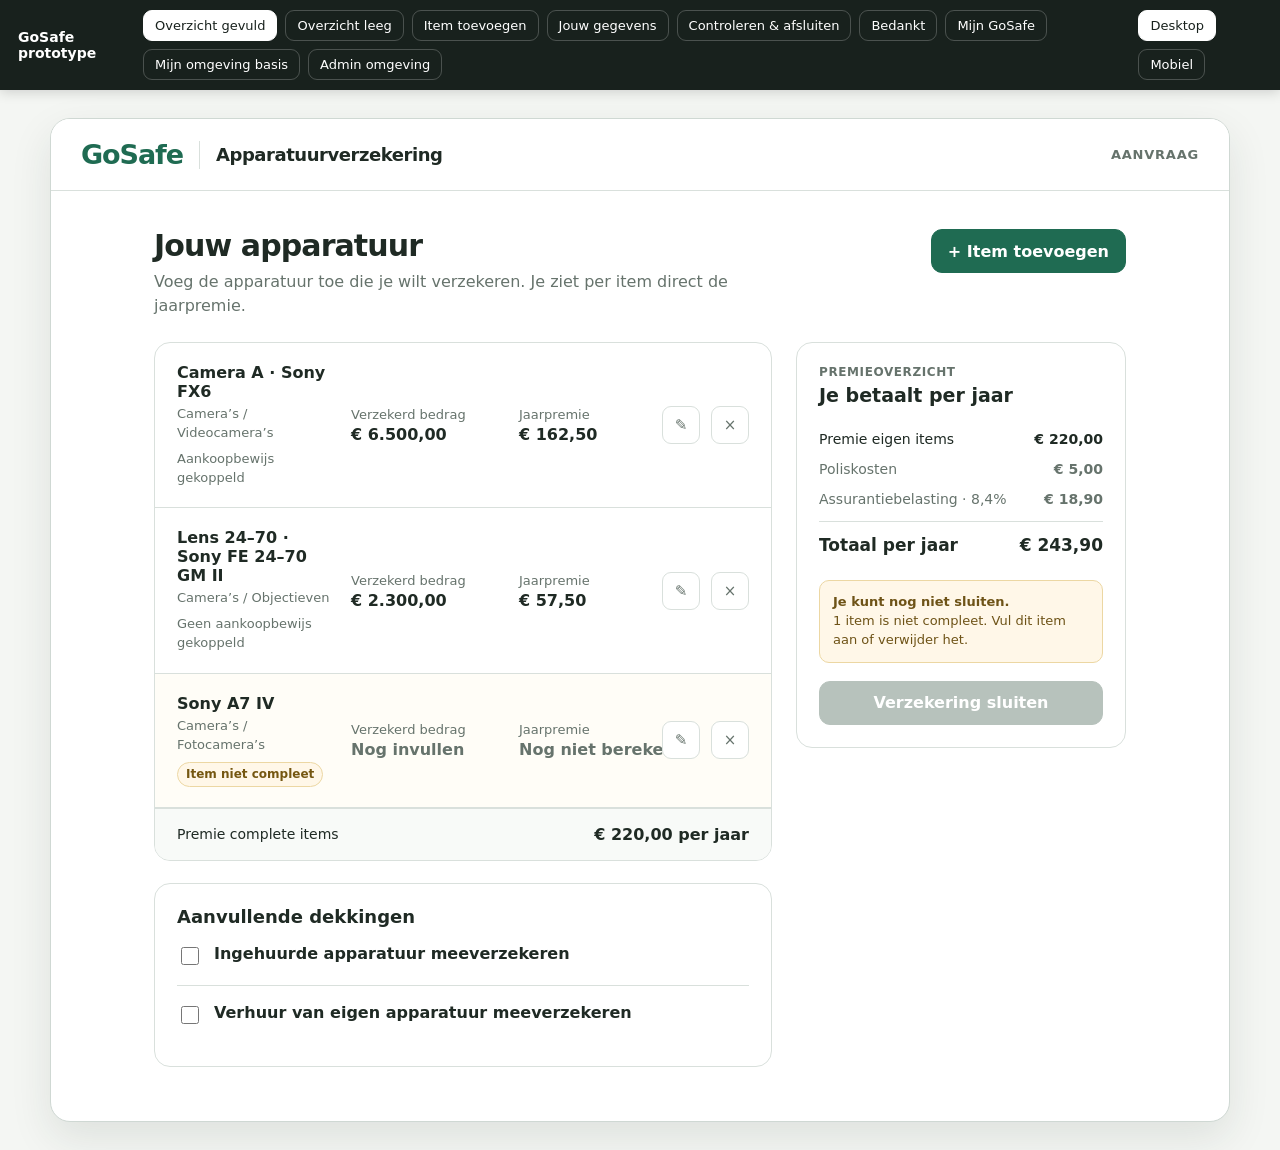
<file: index.html>
<!DOCTYPE html>
<html lang="nl">
<head>
<meta charset="utf-8">
<meta name="viewport" content="width=device-width, initial-scale=1">
<title>GoSafe – prototype aanvraagflow</title>
<link rel="stylesheet" href="assets/prototype.css">
</head>
<body>
<div class="prototype-toolbar">
<strong>GoSafe prototype</strong>
<div class="toolbar-group">
<button class="toolbar-btn active" data-screen="overview">Overzicht gevuld</button><button class="toolbar-btn" data-screen="empty">Overzicht leeg</button>
<button class="toolbar-btn" data-screen="item">Item toevoegen</button>
<button class="toolbar-btn" data-screen="customer">Jouw gegevens</button>
<button class="toolbar-btn" data-screen="close">Controleren &amp; afsluiten</button>
<button class="toolbar-btn" data-screen="thanks">Bedankt</button>
<button class="toolbar-btn" data-screen="login">Mijn GoSafe</button>
<button class="toolbar-btn" data-screen="portal">Mijn omgeving basis</button>
<a class="toolbar-btn" href="admin.html">Admin omgeving</a>
</div>
<div class="toolbar-group">
<button class="toolbar-btn active" data-device="desktop">Desktop</button>
<button class="toolbar-btn" data-device="mobile">Mobiel</button>
</div>
</div>
<div class="workspace">
<div class="device" id="device">
<header class="app-header">
<div class="brand-wrap">
<div class="brand">GoSafe</div>
<div class="header-divider"></div>
<div class="product-name">Apparatuurverzekering</div>
</div>
<div class="header-context">Aanvraag</div>
</header>
<main class="main">
<section class="screen active" id="screen-overview">
<div class="page-heading">
<div>
<h1>Jouw apparatuur</h1>
<p>Voeg de apparatuur toe die je wilt verzekeren. Je ziet per item direct de jaarpremie.</p>
</div>
<button class="btn btn-primary" id="goAdd">+ Item toevoegen</button>
</div>
<div class="overview-layout">
<div class="overview-main">
<div class="card items-card">
<div class="item-row">
<div>
<div class="item-title">Camera A · Sony FX6</div>
<div class="item-meta">Camera’s / Videocamera’s</div>
<div class="item-proof">Aankoopbewijs gekoppeld</div>
</div>
<div>
<div class="item-meta">Verzekerd bedrag</div>
<div class="money">€ 6.500,00</div>
</div>
<div>
<div class="item-meta">Jaarpremie</div>
<div class="money">€ 162,50</div>
</div>
<div class="actions">
<button class="icon-btn" title="Bewerken">✎</button>
<button class="icon-btn" title="Verwijderen">×</button>
</div>
</div>
<div class="item-row">
<div>
<div class="item-title">Lens 24–70 · Sony FE 24–70 GM II</div>
<div class="item-meta">Camera’s / Objectieven</div>
<div class="item-proof">Geen aankoopbewijs gekoppeld</div>
</div>
<div>
<div class="item-meta">Verzekerd bedrag</div>
<div class="money">€ 2.300,00</div>
</div>
<div>
<div class="item-meta">Jaarpremie</div>
<div class="money">€ 57,50</div>
</div>
<div class="actions">
<button class="icon-btn" title="Bewerken">✎</button>
<button class="icon-btn" title="Verwijderen">×</button>
</div>
</div>
<div class="item-row incomplete-row">
<div>
<div class="item-title">Sony A7 IV</div>
<div class="item-meta">Camera’s / Fotocamera’s</div>
<div class="status-chip">Item niet compleet</div>
</div>
<div>
<div class="item-meta">Verzekerd bedrag</div>
<div class="money">Nog invullen</div>
</div>
<div>
<div class="item-meta">Jaarpremie</div>
<div class="money">Nog niet berekend</div>
</div>
<div class="actions">
<button class="icon-btn" title="Aanvullen">✎</button>
<button class="icon-btn" title="Verwijderen">×</button>
</div>
</div>
<div class="items-total">
<span>Premie complete items</span>
<strong>€ 220,00 per jaar</strong>
</div>
</div>
<div class="card addons">
<h2 class="section-title">Aanvullende dekkingen</h2>
<div class="addon">
<label class="check-row">
<input id="rentalIn" type="checkbox"/>
<span class="check-copy">
<strong>Ingehuurde apparatuur meeverzekeren</strong>
</span>
</label>
<div class="conditional" id="rentalInAmount">
<label class="field-label" for="rentalLimit">Verzekerd bedrag inhuur</label>
<select class="select" id="rentalLimit">
<option data-premium="75" value="5000">€ 5.000 · + € 75 per jaar</option>
<option data-premium="150" selected="" value="10000">€ 10.000 · + € 150 per jaar</option>
<option data-premium="225" value="15000">€ 15.000 · + € 225 per jaar</option>
<option data-premium="300" value="20000">€ 20.000 · + € 300 per jaar</option>
<option data-premium="375" value="25000">€ 25.000 · + € 375 per jaar</option>
</select>
</div>
</div>
<div class="addon">
<label class="check-row">
<input id="rentalOut" type="checkbox"/>
<span class="check-copy">
<strong>Verhuur van eigen apparatuur meeverzekeren</strong>
</span>
</label>
</div>
</div>
</div>
<aside class="card premium-aside">
<div class="cart-kicker">Premieoverzicht</div>
<h2>Je betaalt per jaar</h2>
<div class="breakdown">
<div class="breakdown-row"><span>Premie eigen items</span><strong>€ 220,00</strong></div>
<div class="breakdown-row muted" id="inhuurRow" style="display:none"><span>Inhuur</span><strong id="inhuurPremium">+ € 150,00</strong></div>
<div class="breakdown-row muted" id="verhuurRow" style="display:none"><span>Verhuur · 25%</span><strong id="verhuurPremium">+ € 55,00</strong></div>
<div class="breakdown-row muted"><span>Poliskosten</span><strong id="policyCosts">€ 5,00</strong></div>
<div class="breakdown-row muted"><span>Assurantiebelasting · 8,4%</span><strong id="taxPremium">€ 18,90</strong></div>
<div class="breakdown-row total"><span>Totaal per jaar</span><span id="totalPremium">€ 243,90</span></div>
</div>
<div class="cart-status">
<strong>Je kunt nog niet sluiten.</strong><br/>
      1 item is niet compleet. Vul dit item aan of verwijder het.
    </div>
<div class="cart-actions">
<button class="btn btn-primary" disabled="" id="closeButton">Verzekering sluiten</button>
</div>
</aside>
</div>
</section>
<section class="screen" id="screen-empty">
<div class="page-heading">
<div>
<h1>Jouw apparatuur</h1>
<p>Voeg de apparatuur toe die je wilt verzekeren. Je ziet per item direct de jaarpremie.</p>
</div>
</div>
<div class="card empty-card">
<div class="empty-card-inner">
<div class="empty-icon">+</div>
<h2>Nog geen apparatuur toegevoegd</h2>
<p>Voeg je eerste item toe om je verzekering samen te stellen en de jaarpremie te berekenen.</p>
<button class="btn btn-primary" id="goAddEmpty">+ Eerste item toevoegen</button>
</div>
</div>
</section><section class="screen" id="screen-item">
<div class="page-heading">
<div>
<h1>Item toevoegen</h1>
<p>Vul de gegevens in van één apparaat dat je wilt verzekeren.</p>
</div>
</div>
<div class="card form-card">
<div class="form-grid">
<div class="field">
<label class="field-label" for="mainCategory">Hoofdcategorie *</label>
<select class="select" id="mainCategory"><option value="">Kies een hoofdcategorie</option><option value="camera">Camera’s</option><option value="lenses">Lenzen &amp; Optiek</option><option value="audio">Geluidsapparatuur</option><option value="lighting">Belichting</option><option value="support">Statieven &amp; Ondersteuning</option><option value="storage">Opslag &amp; Media</option><option value="computer">Computers &amp; Tablets</option><option value="drones">Drones</option><option value="accessories">Accessoires</option></select>
</div>
<div class="field">
<label class="field-label" for="subCategory">Subcategorie *</label>
<select class="select" disabled="" id="subCategory">
<option value="">Kies eerst een hoofdcategorie</option>
</select>
</div>
<div class="field">
<label class="field-label" for="brand">Merk *</label>
<input class="input" id="brand" placeholder="Bijv. Sony"/>
</div>
<div class="field">
<label class="field-label" for="model">Type / model *</label>
<input class="input" id="model" placeholder="Bijv. FX6"/>
</div>
<div class="field">
<label class="field-label" for="serial">Serienummer</label>
<input class="input" id="serial" placeholder="Bijv. 2018432"/>

</div>
<div class="field">
<label class="field-label" for="insuredAmount">Verzekerd bedrag *</label>
<div class="amount-wrap">
<span class="amount-prefix">€</span>
<input class="input" id="insuredAmount" inputmode="decimal" placeholder="0,00"/>
</div>
</div>
<div class="field full">
<label class="field-label" for="internalName">Interne naam <span style="font-weight:500;color:var(--muted)">(optioneel)</span></label>
<input class="input" id="internalName" placeholder="Bijv. Camera A"/>
<small>Handig als je meerdere dezelfde of vergelijkbare apparaten verzekert.</small>
</div>
</div>
<div class="receipt-box">
<h2>Aankoopbewijs</h2>
<p>Optioneel. Kies een eerder geüpload aankoopbewijs of voeg een nieuw bestand toe.</p>
<div class="custom-select" id="receiptSelect">
<button class="custom-select-button" id="receiptSelectButton" type="button">
<span id="receiptSelected">Selecteer een aankoopbewijs</span>
<span>⌄</span>
</button>
<div class="custom-select-menu">
<button class="receipt-option" data-receipt="CameraStore_factuur_2026-04-18.pdf" type="button">
<strong>CameraStore_factuur_2026-04-18.pdf</strong>
<span>Geüpload 18 april 2026</span>
</button>
<button class="receipt-option" data-receipt="Bax_Audio_2026-03-02.pdf" type="button">
<strong>Bax_Audio_2026-03-02.pdf</strong>
<span>Geüpload 2 maart 2026</span>
</button>
<button class="receipt-option" data-receipt="Tweedehands_aankoopbewijs.pdf" type="button">
<strong>Tweedehands_aankoopbewijs.pdf</strong>
<span>Geüpload 11 februari 2026</span>
</button>
</div>
</div>
<div class="receipt-actions">
<button class="btn" type="button">Nieuw aankoopbewijs uploaden</button>

</div>
</div>
<div class="form-actions">
<button class="btn btn-quiet" id="cancelItem" type="button">Annuleren</button>
<div class="form-actions-right">
<button class="btn" id="saveAnother" type="button">Opslaan en nog een item toevoegen</button>
<button class="btn btn-primary" id="saveOverview" type="button">Opslaan en naar overzicht</button>
</div>
</div>
</div>
</section>

<section class="screen" id="screen-customer">
<div class="page-heading">
<div>
<h1>Jouw gegevens</h1>
<p>Je bent bijna klaar. Vul je gegevens in, dan kun je je verzekering verder afronden.</p>
</div>
</div>
<div class="card customer-card" id="customerForm">
<div class="form-section">
<div class="form-section-head">
<h2>Wie sluit de verzekering af?</h2>
<p>Kies of je de verzekering particulier of zakelijk afsluit.</p>
</div>
<div class="customer-type-grid" id="customerTypeGroup">
<label class="customer-type-option">
<input id="typePrivate" name="customerType" type="radio" value="private"/>
<span class="customer-type-copy"><span class="customer-type-dot"></span>Particulier</span>
</label>
<label class="customer-type-option">
<input id="typeBusiness" name="customerType" type="radio" value="business"/>
<span class="customer-type-copy"><span class="customer-type-dot"></span>Zakelijk</span>
</label>
</div>
<div class="field-error" data-error-for="customerType">Kies Particulier of Zakelijk.</div>
</div>

<div class="customer-conditional" id="customerDetailsBlocks">
<div class="form-section customer-conditional" id="privateFields">
<div class="form-section-head">
<h2>Persoonlijke gegevens</h2>
</div>
<div class="customer-grid">
<div class="field span-5"><label class="field-label" for="privateFirstName">Voornaam *</label><input class="input customer-input" id="privateFirstName" autocomplete="given-name"/></div>
<div class="field span-7"><label class="field-label" for="privateLastName">Achternaam *</label><input class="input customer-input" id="privateLastName" autocomplete="family-name"/></div>
<div class="field span-3"><label class="field-label" for="dateOfBirth">Geboortedatum *</label><input class="input customer-input" id="dateOfBirth" type="date"/></div>
<div class="field span-6"><label class="field-label" for="privateEmail">E-mailadres *</label><input class="input customer-input" id="privateEmail" type="email" autocomplete="email" placeholder="naam@voorbeeld.nl"/></div>
<div class="field span-3"><label class="field-label" for="privatePhone">Telefoonnummer *</label><input class="input customer-input" id="privatePhone" autocomplete="tel" placeholder="06 12345678"/></div>
</div>
</div>

<div class="form-section customer-conditional" id="businessFields">
<div class="form-section-head">
<h2>Bedrijfsgegevens</h2>
<p>We proberen je bedrijfsgegevens automatisch op te halen.</p>
</div>
<div class="customer-grid">
<div class="field span-3">
<label class="field-label" for="kvkNumber">KvK-nummer *</label>
<input class="input customer-input" id="kvkNumber" inputmode="numeric" maxlength="8" placeholder="12345678"/>
<div class="lookup-state" id="kvkState">Vul 8 cijfers in. We zoeken daarna automatisch je bedrijf op.</div>
</div>
<div class="field span-5"><label class="field-label" for="companyName">Bedrijfsnaam *</label><input class="input customer-input" id="companyName" autocomplete="organization"/></div>
<div class="field span-4"><label class="field-label" for="legalForm">Rechtsvorm *</label>
<select class="select customer-input" id="legalForm">
<option value="">Kies een rechtsvorm</option>
<option>Eenmanszaak</option><option>Vennootschap onder firma (vof)</option><option>Maatschap</option><option>Besloten vennootschap (bv)</option><option>Naamloze vennootschap (nv)</option><option>Stichting</option><option>Vereniging</option><option>Coöperatie</option><option>Commanditaire vennootschap (cv)</option>
</select></div>
</div>
<div class="customer-subhead">Contactpersoon</div>
<div class="customer-grid">
<div class="field span-5"><label class="field-label" for="businessFirstName">Voornaam *</label><input class="input customer-input" id="businessFirstName" autocomplete="given-name"/></div>
<div class="field span-7"><label class="field-label" for="businessLastName">Achternaam *</label><input class="input customer-input" id="businessLastName" autocomplete="family-name"/></div>
<div class="field span-8"><label class="field-label" for="businessEmail">E-mailadres *</label><input class="input customer-input" id="businessEmail" type="email" autocomplete="email" placeholder="naam@bedrijf.nl"/></div>
<div class="field span-4"><label class="field-label" for="businessPhone">Telefoonnummer *</label><input class="input customer-input" id="businessPhone" autocomplete="tel" placeholder="06 12345678"/></div>
</div>
</div>

<div class="form-section" id="addressFields">
<div class="form-section-head">
<h2>Adres</h2>
<p>Met postcode en huisnummer vullen we straat en woonplaats zoveel mogelijk voor je in.</p>
</div>
<div class="customer-grid address-grid">
<div class="field span-3"><label class="field-label" for="postcode">Postcode *</label><input class="input customer-input" id="postcode" autocomplete="postal-code" placeholder="1234 AB"/></div>
<div class="field span-2"><label class="field-label" for="houseNumber">Huisnummer *</label><input class="input customer-input" id="houseNumber" inputmode="numeric" placeholder="12"/></div>
<div class="field span-2"><label class="field-label" for="houseAddition">Toevoeging <span style="font-weight:500;color:var(--muted)">(optioneel)</span></label><input class="input customer-input" id="houseAddition" placeholder="A"/></div>
<div class="field span-5"><label class="field-label" for="country">Land *</label>
<select class="select customer-input" id="country"><option value="NL" selected>Nederland</option><option value="BE">België</option><option value="DE">Duitsland</option><option value="FR">Frankrijk</option><option value="OTHER">Ander land</option></select></div>
<div class="field span-12 address-lookup-row"><div class="lookup-state" id="addressState"></div></div>
<div class="field span-7"><label class="field-label" for="street">Straat *</label><input class="input customer-input" id="street" autocomplete="street-address"/></div>
<div class="field span-5"><label class="field-label" for="city">Woonplaats *</label><input class="input customer-input" id="city" autocomplete="address-level2"/></div>
</div>
</div>

<div class="form-section">
<div class="form-section-head">
<h2>Betaling</h2>
<p>Je betaalgegevens horen bij dezelfde aanvraag.</p>
</div>
<div class="payment-callout"><strong>Jaarbetaling via automatische incasso.</strong> De premie wordt één keer per jaar automatisch geïncasseerd.</div>
<div class="customer-grid">
<div class="field span-6"><label class="field-label" for="iban">IBAN *</label><input class="input customer-input" id="iban" autocomplete="off" spellcheck="false" placeholder="NL00 BANK 0000 0000 00"/><div class="field-error" data-error-for="iban">Vul een geldig Nederlands IBAN in.</div></div>
<div class="field span-6"><label class="field-label" for="accountHolder">Naam rekeninghouder *</label><input class="input customer-input" id="accountHolder" autocomplete="name"/></div>
</div>
<div class="sepa-box">
<label class="check-row">
<input id="sepaConsent" type="checkbox"/>
<span class="check-copy"><strong>Ik geef toestemming om de jaarlijkse premie via automatische SEPA-incasso van deze rekening af te schrijven. *</strong></span>
</label>
<div class="field-error" data-error-for="sepaConsent">Je toestemming voor automatische incasso is verplicht.</div>
</div>
</div>
<div class="prototype-success" id="customerPrototypeSuccess">Je gegevens zijn compleet. In de definitieve flow ga je vanaf hier verder met het afsluiten van je verzekering.</div>
</div>

<div class="screen-footer">
<div class="screen-footer-actions"><button class="btn btn-quiet" id="customerBack" type="button">Terug</button><button class="btn btn-primary" id="customerNext" type="button">Verder naar afsluiten</button></div>
</div>
</div>
</section>


<section class="screen" id="screen-close">
<div class="page-heading close-v2">
<div>
<h1>Controleren &amp; afsluiten</h1>
<p>Nog één controle. Klopt alles? Dan kun je je apparatuur direct verzekeren.</p>
</div>
</div>
<div class="close-v2">
<div class="card close-card">
<div class="close-card-head"><div><h2>Ingangsdatum</h2><p>Kies wanneer je verzekering ingaat.</p></div></div>
<div class="close-date-row">
<div class="field"><label class="field-label" for="startDate">Ingangsdatum *</label><input class="input" id="startDate" type="date"/></div>
<div class="close-date-help">Vandaag is standaard ingevuld. Je kunt maximaal 30 dagen vooruit kiezen.</div>
</div>
</div>

<div class="card summary-card">
<div class="summary-head">
<div><h2>Samenvatting van je verzekering</h2><p>Je apparatuur, aanvullende dekkingen en totale jaarprijs in één overzicht.</p></div>
<button class="btn btn-link" id="editItemsFromClose" type="button">Wijzig apparatuur</button>
</div>
<div class="summary-items">
<div class="summary-item">
<div class="summary-item-name"><strong>Camera A · Sony FX6</strong><small>Camera’s · Cinema camera</small></div>
<div><div class="summary-mini-label">Verzekerd</div><div class="summary-mini-value">€ 6.500,00</div></div>
<div><div class="summary-mini-label">Eigen risico</div><div class="summary-mini-value">€ 250,00</div></div>
<div><div class="summary-mini-label">Premie p/j</div><div class="summary-mini-value">€ 162,50</div></div>
</div>
<div class="summary-item">
<div class="summary-item-name"><strong>Lens 24–70 · Sony FE 24–70 GM II</strong><small>Lenzen &amp; Optiek · Zoomlens</small></div>
<div><div class="summary-mini-label">Verzekerd</div><div class="summary-mini-value">€ 2.300,00</div></div>
<div><div class="summary-mini-label">Eigen risico</div><div class="summary-mini-value">€ 250,00</div></div>
<div><div class="summary-mini-label">Premie p/j</div><div class="summary-mini-value">€ 57,50</div></div>
</div>
</div>
<div class="summary-bottom">
<div class="summary-block">
<h3>Aanvullende dekkingen</h3>
<div id="closeCoverageSummary"><div class="summary-addon-line"><span>Geen aanvullende dekkingen gekozen</span><strong>—</strong></div></div>
</div>
<div class="summary-block">
<h3>Kosten per jaar</h3>
<div class="summary-costs">
<div class="summary-cost-row"><span>Premie</span><strong>€ 220,00</strong></div>
<div class="summary-cost-row" id="closeInhuurRow" style="display:none"><span>Inhuur</span><strong id="closeInhuurPremium">€ 0,00</strong></div>
<div class="summary-cost-row" id="closeVerhuurRow" style="display:none"><span>Verhuur · 25%</span><strong id="closeVerhuurPremium">€ 0,00</strong></div>
<div class="summary-cost-row"><span>Poliskosten</span><strong>€ 5,00</strong></div>
<div class="summary-cost-row"><span>Assurantiebelasting · 8,4%</span><strong id="closeTax">€ 18,90</strong></div>
<div class="summary-cost-row total"><span>Je betaalt</span><strong id="closeTotal">€ 243,90 per jaar</strong></div>
</div>
<div class="summary-payline">Automatische incasso · jaarlijks</div>
</div>
</div>
</div>

<div class="card close-card slot-card">
<div class="close-card-head"><div><h2>Slotbepalingen</h2><p>Beantwoord onderstaande vragen. Dit zijn de laatste verklaringen bij je aanvraag.</p></div></div>

<div class="slot-group-title">Eerdere schaden</div>
<div class="slot-list">
<div class="slot-row">
<p>Is er de laatste 5 jaar schade veroorzaakt door gebeurtenissen waarvoor de aangevraagde verzekering dekking biedt? *</p>
<div class="answer-pills">
<label class="answer-pill"><input type="radio" name="slotDamage" value="yes"/><span>Ja</span></label>
<label class="answer-pill"><input type="radio" name="slotDamage" value="no"/><span>Nee</span></label>
</div>
<div class="slot-explanation" data-slot-explanation="slotDamage">
<label for="slotDamageExplanation">Toelichting *</label>
<textarea id="slotDamageExplanation" placeholder="Licht kort toe wat er is gebeurd."></textarea>
</div>
</div>
</div>

<div class="slot-group-title">Overige mededelingen</div>
<div class="slot-list">
<div class="slot-row">
<p>Heb je eerder een verzekering afgesloten bij DSV &amp; No Risk? *</p>
<div class="answer-pills">
<label class="answer-pill"><input type="radio" name="slotPreviousNorisk" value="yes"/><span>Ja</span></label>
<label class="answer-pill"><input type="radio" name="slotPreviousNorisk" value="no"/><span>Nee</span></label>
</div>
<div class="slot-explanation" data-slot-explanation="slotPreviousNorisk">
<label for="slotPreviousNoriskExplanation">Toelichting *</label>
<textarea id="slotPreviousNoriskExplanation" placeholder="Geef kort aan welke verzekering dit was."></textarea>
</div>
</div>
<div class="slot-row">
<p>Is aan jou, of aan één van de andere belanghebbenden bij deze verzekering, de laatste 8 jaar ooit een verzekering geweigerd, opgezegd of geaccepteerd onder beperkende voorwaarden? *</p>
<div class="answer-pills">
<label class="answer-pill"><input type="radio" name="slotRefused" value="yes"/><span>Ja</span></label>
<label class="answer-pill"><input type="radio" name="slotRefused" value="no"/><span>Nee</span></label>
</div>
<div class="slot-explanation" data-slot-explanation="slotRefused">
<label for="slotRefusedExplanation">Toelichting *</label>
<textarea id="slotRefusedExplanation" placeholder="Licht kort toe wat er is geweigerd, opgezegd of beperkt."></textarea>
</div>
</div>
<div class="slot-row">
<p>Ben jij, of is één van de andere belanghebbenden bij deze verzekering, de laatste acht jaar met justitie in aanraking geweest? *</p>
<div class="answer-pills">
<label class="answer-pill"><input type="radio" name="slotJustice" value="yes"/><span>Ja</span></label>
<label class="answer-pill"><input type="radio" name="slotJustice" value="no"/><span>Nee</span></label>
</div>
<div class="slot-explanation" data-slot-explanation="slotJustice">
<label for="slotJusticeExplanation">Toelichting *</label>
<textarea id="slotJusticeExplanation" placeholder="Licht kort toe wat er is gebeurd."></textarea>
</div>
</div>
</div>
<div class="close-error" id="slotError">Beantwoord alle slotbepalingen om verder te gaan.</div>
<div class="acceptance-notice" id="acceptanceNotice">
<strong>Deze aanvraag kan niet direct worden afgesloten.</strong>
Je kunt de verzekering wel ter acceptatie aanbieden. Een collega van GoSafe beoordeelt je antwoorden en de ingevulde toelichting(en). Pas na akkoord wordt de verzekering definitief geaccepteerd.
</div>

<div class="digital-notice">Dit betreft een digitaal product, de documenten hiervoor zullen ook digitaal worden verstuurd.</div>

<details class="fine-print">
<summary>Belangrijk: uitleg over hoe ver de informatieplicht gaat</summary>
<div class="fine-print-body">
<p>Als je een verzekering aanvraagt, moet je alle vragen op het aanvraagformulier zo volledig en eerlijk mogelijk beantwoorden. Dit geldt ook voor informatie over andere personen die met deze verzekering zijn meeverzekerd en van wie hun belangen meespelen.</p>
<p>Het gaat niet alleen om wat je zelf weet, maar ook om wat andere betrokkenen bij de verzekering weten. Ook als je denkt dat de verzekeraar bepaalde informatie al heeft, moet je de vragen toch volledig beantwoorden.</p>
<p>Als je niet alle informatie volledig en eerlijk geeft, kan de verzekeraar de uitkering verlagen of zelfs helemaal weigeren. Heb je bewust onjuiste of onvolledige informatie gegeven om de verzekeraar te misleiden? Of zou de verzekeraar de verzekering niet hebben afgesloten als hij de juiste informatie had gehad? Dan mag de verzekeraar de verzekering stopzetten.</p>
<p>Wordt deze verzekering ook aangevraagd voor een maatschap, een vennootschap onder firma (VOF) of een rechtspersoon (zoals een bv of nv)? Dan gelden alle bovenstaande vragen niet alleen voor jou, maar ook voor de volgende personen:</p>
<ul>
<li>bij een maatschap: alle maten (leden van de maatschap);</li>
<li>bij een VOF: alle vennoten, ook commanditaire (stille) vennoten;</li>
<li>bij een rechtspersoon: alle statutair directeuren of bestuurders;</li>
<li>aandeelhouders die 33,3% of meer van de aandelen bezitten.</li>
</ul>
<p>Is zo’n aandeelhouder zelf ook een rechtspersoon (bijvoorbeeld een bv)? Dan gelden de vragen ook voor de bestuurders van die rechtspersoon en voor de aandeelhouders die daarin 33,3% of meer van de aandelen bezitten.</p>
<p>Krijg je nieuwe informatie nadat je de aanvraag hebt verstuurd, maar voordat de verzekeraar heeft laten weten of hij de verzekering accepteert? En gaat die informatie over iets waar in het aanvraagformulier naar is gevraagd? Dan moet je deze nieuwe informatie alsnog zo snel mogelijk aan de verzekeraar doorgeven.</p>
<p>Wij vinden het belangrijk dat je goed begrijpt welke dienstverlening wij bieden. Als bemiddelaar in verzekeringen vallen wij onder de Wet op het financieel toezicht (Wft). Deze wet verplicht ons om duidelijk en transparant te zijn over wie wij zijn en wat wij doen. Daarom hebben wij deze informatiepagina opgesteld.</p>
<p>Een verzekering komt pas tot stand nadat de verzekeraar het aangeboden risico heeft beoordeeld en geaccepteerd. Dit betekent dat de verzekeraar eerst moet onderzoeken of hij de verzekering wil afsluiten.</p>
<p>Op grond van de Wet op het financieel toezicht en de geldende sanctiewetgeving zijn verzekeraars verplicht om vóór het afsluiten van een verzekering een cliëntenonderzoek uit te voeren. Dit onderzoek richt zich niet alleen op de verzekeringnemer, maar ook op andere betrokkenen, zoals vertegenwoordigers, gemachtigden, uiteindelijk belanghebbenden (UBO’s) en begunstigden. De uitkomsten van dit onderzoek worden meegenomen in de beoordeling van het risico.</p>
<p>Pas wanneer de verzekeraar het risico schriftelijk heeft geaccepteerd, is er sprake van een definitieve verzekeringsovereenkomst.</p>
</div>
</details>

<div class="final-consent-box">
<label class="check-row"><input id="finalConsent" type="checkbox"/><span class="check-copy"><strong>Ik heb de vragen naar waarheid en volledig beantwoord en ga akkoord met de verzekeringsvoorwaarden en verzekeringskaart. *</strong></span></label>
<div class="close-error" id="finalConsentError">Je akkoord is nodig om de verzekering af te sluiten.</div>
<div class="legal-links">Bekijk de <a href="#" onclick="return false;">verzekeringsvoorwaarden</a>, <a href="#" onclick="return false;">verzekeringskaart</a> en ons <a href="#" onclick="return false;">privacybeleid</a>.</div>
</div>

<div class="final-close-bar">
<div class="close-reassurance">Na afsluiten ben je verzekerd vanaf de gekozen ingangsdatum, onder voorbehoud van de controles die bij deze verzekering horen.</div>
<button class="btn btn-primary" id="finalCloseButton" type="button">Verzekering afsluiten</button>
</div>
</div>
</div>
</section>



<section class="screen" id="screen-thanks">
<div class="thanks-shell">
<div class="card thanks-card">
<div class="success-mark">✓</div>
<h1 id="thanksTitle">Je verzekering is afgesloten</h1>
<p id="thanksText">Een bevestiging staat in je mailbox.</p>
<div class="thanks-actions"><button class="btn btn-primary" id="goToMyGoSafe" type="button">Naar Mijn GoSafe</button></div>
</div>
</div>
</section>

<section class="screen" id="screen-login">
<div class="auth-shell">
<div class="card auth-card">
<h1>Inloggen bij Mijn GoSafe</h1>
<p>Kies hoe je de eenmalige inlogcode wilt ontvangen.</p>
<div class="auth-form" id="authEmailStep">
<div class="auth-method-switch" aria-label="Kies ontvangstwijze">
<button class="auth-method active" type="button" data-auth-method="email">E-mail</button>
<button class="auth-method" type="button" data-auth-method="sms">SMS</button>
</div>
<div id="authEmailField">
<label class="field-label" for="loginEmail">E-mailadres</label>
<input class="input" id="loginEmail" type="email" autocomplete="email" placeholder="jij@voorbeeld.nl"/>
<div class="auth-error" id="loginEmailError">Vul een geldig e-mailadres in.</div>
</div>
<div id="authSmsField" style="display:none">
<label class="field-label" for="loginPhone">Mobiel nummer</label>
<input class="input" id="loginPhone" type="tel" autocomplete="tel" placeholder="06 12 34 56 78"/>
<div class="auth-error" id="loginPhoneError">Vul een geldig mobiel nummer in.</div>
</div>
<button class="btn btn-primary" id="sendLoginCode" type="button">Stuur inlogcode</button>
</div>
<div class="auth-form" id="authCodeStep" style="display:none">
<div class="auth-message">We hebben een inlogcode gestuurd via <strong id="codeChannelLabel">e-mail</strong> naar <strong id="codeDestinationLabel"></strong>.</div>
<label class="field-label" for="loginCode" style="margin-top:16px">Inlogcode</label>
<input class="input auth-code-input" id="loginCode" inputmode="numeric" maxlength="6" autocomplete="one-time-code" placeholder="000000"/>
<div class="auth-error" id="loginCodeError">Vul de 6-cijferige code in.</div>
<button class="btn btn-primary" id="verifyLoginCode" type="button">Inloggen</button>
<div class="auth-secondary"><button class="btn btn-link" id="resendLoginCode" type="button">Code opnieuw sturen</button><button class="btn btn-link" id="changeLoginMethod" type="button">Andere inlogmethode</button></div>
</div>
</div>
</div>
</section>

<section class="screen" id="screen-portal">
<div class="portal-shell">
<header class="portal-header">
<div class="portal-brand">GoSafe</div>
<div class="portal-user">
<div class="portal-user-copy"><span class="portal-online-dot"></span><span>Ingelogd als</span><strong id="portalLoggedInAs">jij@voorbeeld.nl</strong></div>
<button class="btn btn-quiet" id="logoutPortal" type="button">Uitloggen</button>
</div>
</header>
<div class="portal-body">
<aside class="portal-sidebar">
<div class="portal-sidebar-title">Mijn omgeving</div>
<nav class="portal-menu" aria-label="Mijn GoSafe menu">
<a class="active" href="#" data-portal-target="insurance">Mijn verzekering</a>
<a href="#" data-portal-target="documents">Polis en Nota’s</a>
<a href="#" data-portal-target="receipts">Aankoopbewijzen</a>
<a href="#" data-portal-target="profile">Mijn gegevens</a>
<a href="#" data-portal-target="claims">Schade melden</a>
</nav>
<div class="portal-sidebar-help">Hulp nodig?<br><a href="#">Neem contact met ons op</a></div>
</aside>
<div class="portal-main">

<div class="portal-page active" data-portal-page="insurance">
<div class="portal-page-inner portal-insurance-reuse">
<div class="page-heading">
<div>
<h1>Mijn verzekering</h1>
<p>Bekijk en wijzig je verzekerde apparatuur en aanvullende dekkingen.</p>
</div>
<button class="btn btn-primary" id="portalAddItem" type="button">+ Item toevoegen</button>
</div>
<div class="portal-lock-banner" id="portalLockBanner"><strong>Aanvraag in beoordeling</strong>We beoordelen je aanvraag. Je bent nog niet verzekerd. Je ontvangt bericht zodra je aanvraag is beoordeeld. Tot die tijd kun je de aanvraag hier bekijken, maar niet wijzigen.</div>
<div class="portal-policy-period" id="portalPolicyPeriod">
<div class="portal-policy-period-item"><span id="portalReferenceLabel">Polis</span><strong id="portalReferenceValue">GS-2026-001284</strong></div>
<div class="portal-policy-period-item"><span>Status</span><strong class="active-value" id="portalPolicyStatusValue">Actief</strong></div>
<div class="portal-policy-period-item"><span>Ingangsdatum verzekering</span><strong id="portalPolicyStartValue">25 augustus 2026</strong></div>
<div class="portal-policy-period-item"><span>Loopt tot</span><strong id="portalPolicyEndValue">25 augustus 2027</strong></div>
</div>
<div class="overview-layout">
<div class="overview-main">
<div class="card items-card">
<div id="portalItemsList"></div>
<div class="items-total"><span>Premie verzekerde items</span><strong id="portalItemsAnnualTotal">€ 220,00 per jaar</strong></div>
</div>
<div class="card addons">
<h2 class="section-title">Aanvullende dekkingen</h2>
<div class="addon"><label class="check-row"><input id="portalRentalIn" type="checkbox"/><span class="check-copy"><strong>Ingehuurde apparatuur meeverzekeren</strong></span></label>
<div class="conditional" id="portalRentalInAmount"><label class="field-label" for="portalRentalLimit">Verzekerd bedrag inhuur</label><select class="select" id="portalRentalLimit"><option data-premium="75" value="5000">€ 5.000 · + € 75 per jaar</option><option data-premium="150" selected value="10000">€ 10.000 · + € 150 per jaar</option><option data-premium="225" value="15000">€ 15.000 · + € 225 per jaar</option><option data-premium="300" value="20000">€ 20.000 · + € 300 per jaar</option><option data-premium="375" value="25000">€ 25.000 · + € 375 per jaar</option></select></div></div>
<div class="addon"><label class="check-row"><input id="portalRentalOut" type="checkbox"/><span class="check-copy"><strong>Verhuur van eigen apparatuur meeverzekeren</strong></span></label></div>
</div>
<div class="portal-stop"><h3>Verzekering beëindigen</h3><p>Wil je de hele verzekering stoppen? Start dan hier een beëindigingsverzoek.</p><button class="portal-link-btn danger" type="button">Verzekering beëindigen</button></div>
</div>
<aside class="card premium-aside">
<div class="cart-kicker" id="portalPremiumKicker">Huidige verzekering</div>
<h2 id="portalPremiumTitle">Je betaalt per jaar</h2>
<div class="breakdown">
<div class="breakdown-row"><span>Jaarpremie</span><strong id="portalCurrentAnnualPremium">€ 220,00</strong></div>
<div class="breakdown-row muted"><span>Poliskosten</span><strong id="portalCurrentPolicyCosts">€ 5,00</strong></div>
<div class="breakdown-row muted"><span>Assurantiebelasting · 8,4%</span><strong id="portalCurrentTax">€ 18,90</strong></div>
<div class="breakdown-row total"><span>Totaal per jaar</span><span id="portalCurrentTotal">€ 243,90</span></div>
</div>
<div class="portal-mutation-summary" id="portalMutationSummary">
<h3>Jouw wijziging</h3>
<p>De wijziging wordt verrekend vanaf de gekozen ingangsdatum tot het einde van deze verzekeringsperiode.</p>
<div class="portal-mutation-date"><label class="field-label" for="portalMutationDate">Ingangsdatum wijziging *</label><input class="input" id="portalMutationDate" type="date" value="2026-08-25"/></div>
<div class="portal-mutation-lines">
<div class="portal-mutation-line"><span>Oude jaarpremie</span><strong id="portalMutationOldAnnual">€ 220,00</strong></div>
<div class="portal-mutation-line"><span>Nieuwe jaarpremie</span><strong id="portalMutationNewAnnual">€ 220,00</strong></div>
<div class="portal-mutation-line emphasis"><span>Verschil jaarpremie</span><strong id="portalMutationAnnualDifference">€ 0,00</strong></div>
<div class="portal-mutation-line"><span>Resterende looptijd</span><strong id="portalMutationRemainingDays">365 dagen</strong></div>
<div class="portal-mutation-line"><span>Premieverschil tot prolongatie</span><strong id="portalMutationNet">€ 0,00</strong></div>
<div class="portal-mutation-line"><span>Poliskosten</span><strong id="portalMutationCosts">€ 5,00</strong></div>
<div class="portal-mutation-line"><span>Assurantiebelasting · 8,4%</span><strong id="portalMutationTax">€ 0,00</strong></div>
</div>
<div class="portal-mutation-total"><span id="portalMutationTotalLabel">Nu te betalen</span><strong id="portalMutationTotal">€ 5,00</strong></div>
<div class="portal-mutation-note" id="portalMutationFormula">Berekening premieverschil: (nieuwe jaarpremie − oude jaarpremie) ÷ 365 × resterende dagen.</div>
<div class="portal-mutation-note" id="portalMutationNote">Vanaf 25 augustus 2027 geldt de nieuwe jaarpremie voor een volledige verzekeringsperiode.</div>
</div>
<div class="cart-actions portal-mutation-actions"><button class="btn btn-quiet" id="portalCancelChanges" type="button" disabled>Wijzigingen annuleren</button><button class="btn btn-primary" id="portalApplyChanges" type="button" disabled>Wijzigingen doorvoeren</button></div>
</aside>
</div>
</div>
</div>

<div class="portal-page" data-portal-page="insurance-item">
<div class="portal-page-inner portal-item-reuse">
<div class="page-heading"><div><h1 id="portalItemFormTitle">Item toevoegen</h1><p id="portalItemFormIntro">Vul de gegevens in van één apparaat dat je wilt verzekeren.</p></div></div>
<div class="card form-card">
<div class="form-grid">
<div class="field"><label class="field-label" for="portalMainCategory">Hoofdcategorie *</label><select class="select" id="portalMainCategory"><option value="">Kies een hoofdcategorie</option><option value="camera">Camera’s</option><option value="lenses">Lenzen &amp; Optiek</option><option value="audio">Geluidsapparatuur</option><option value="lighting">Belichting</option><option value="support">Statieven &amp; Ondersteuning</option><option value="storage">Opslag &amp; Media</option><option value="computer">Computers &amp; Tablets</option><option value="drones">Drones</option><option value="accessories">Accessoires</option></select></div>
<div class="field"><label class="field-label" for="portalSubCategory">Subcategorie *</label><select class="select" disabled id="portalSubCategory"><option value="">Kies eerst een hoofdcategorie</option></select></div>
<div class="field"><label class="field-label" for="portalItemBrand">Merk *</label><input class="input" id="portalItemBrand" placeholder="Bijv. Sony"/></div>
<div class="field"><label class="field-label" for="portalItemModel">Type / model *</label><input class="input" id="portalItemModel" placeholder="Bijv. FX6"/></div>
<div class="field"><label class="field-label" for="portalItemSerial">Serienummer</label><input class="input" id="portalItemSerial" placeholder="Bijv. 2018432"/></div>
<div class="field"><label class="field-label" for="portalItemAmount">Verzekerd bedrag *</label><div class="amount-wrap"><span class="amount-prefix">€</span><input class="input" id="portalItemAmount" inputmode="decimal" placeholder="0,00"/></div></div>
<div class="field full"><label class="field-label" for="portalItemName">Interne naam <span style="font-weight:500;color:var(--muted)">(optioneel)</span></label><input class="input" id="portalItemName" placeholder="Bijv. Camera A"/><small>Handig als je meerdere dezelfde of vergelijkbare apparaten verzekert.</small></div>
</div>
<div class="receipt-box"><h2>Aankoopbewijs</h2><p>Optioneel. Kies een eerder geüpload aankoopbewijs of voeg een nieuw bestand toe.</p>
<div class="custom-select" id="portalReceiptSelect"><button class="custom-select-button" id="portalReceiptSelectButton" type="button"><span id="portalReceiptSelected">Selecteer een aankoopbewijs</span><span>⌄</span></button><div class="custom-select-menu"><button class="portal-receipt-option" data-receipt="CameraStore_factuur_2026-04-18.pdf" type="button"><strong>CameraStore_factuur_2026-04-18.pdf</strong><span>Geüpload 18 april 2026</span></button><button class="portal-receipt-option" data-receipt="Bax_Audio_2026-03-02.pdf" type="button"><strong>Bax_Audio_2026-03-02.pdf</strong><span>Geüpload 2 maart 2026</span></button><button class="portal-receipt-option" data-receipt="Tweedehands_aankoopbewijs.pdf" type="button"><strong>Tweedehands_aankoopbewijs.pdf</strong><span>Geüpload 11 februari 2026</span></button></div></div>
<div class="receipt-actions"><button class="btn btn-secondary" id="portalUploadReceipt" type="button">Nieuw aankoopbewijs uploaden</button><span class="upload-name" id="portalUploadName"></span></div></div>
<div class="form-actions"><button class="btn btn-quiet" id="portalCancelItemForm" type="button">Annuleren</button><div class="form-actions-right"><button class="btn btn-primary" id="portalSaveItemForm" type="button">Opslaan en terug naar Mijn verzekering</button></div></div>
</div>
</div>
</div>

<div class="portal-page" data-portal-page="profile">
<div class="portal-page-inner">
<div class="portal-page-title"><div><h1>Mijn gegevens</h1><p>Bekijk en wijzig je contact-, adres- en betaalgegevens.</p></div><div class="portal-page-actions"><button class="btn btn-primary" id="portalEditProfile" type="button">Gegevens wijzigen</button></div></div>
<div class="portal-profile-view" id="portalProfileView">
<section class="portal-card" id="portalBusinessViewCard"><div class="portal-card-head"><div><h2>Bedrijfsgegevens</h2><p>Gegevens van de verzekeringnemer.</p></div></div><div class="portal-card-body"><div class="portal-data-list"><div class="portal-data-row"><span>Bedrijfsnaam</span><strong id="profileCompanyName">Voorbeeld Media B.V.</strong></div><div class="portal-data-row"><span>KvK-nummer</span><strong id="profileKvk">12345678</strong></div><div class="portal-data-row"><span>Rechtsvorm</span><strong id="profileLegalForm">Besloten vennootschap (BV)</strong></div><div class="portal-data-row"><span>Contactpersoon</span><strong id="profileBusinessContact">Sanne de Vries</strong></div><div class="portal-data-row"><span>E-mailadres</span><strong id="profileEmail">sanne@voorbeeld.nl</strong></div><div class="portal-data-row"><span>Telefoonnummer</span><strong id="profilePhone">06 12345678</strong></div></div></div></section>
<section class="portal-card" id="portalPrivateViewCard" style="display:none"><div class="portal-card-head"><div><h2>Persoonlijke gegevens</h2><p>Gegevens van de verzekeringnemer.</p></div></div><div class="portal-card-body"><div class="portal-data-list"><div class="portal-data-row"><span>Naam</span><strong id="profilePrivateName">Sanne de Vries</strong></div><div class="portal-data-row"><span>Geboortedatum</span><strong id="profileBirthDate">12 maart 1990</strong></div><div class="portal-data-row"><span>E-mailadres</span><strong id="profilePrivateEmail">sanne@voorbeeld.nl</strong></div><div class="portal-data-row"><span>Telefoonnummer</span><strong id="profilePrivatePhone">06 12345678</strong></div></div></div></section>
<section class="portal-card"><div class="portal-card-head"><div><h2>Adres</h2><p>Dit adres gebruiken we voor de polis en correspondentie.</p></div></div><div class="portal-card-body"><div class="portal-data-list"><div class="portal-data-row full"><span>Adres</span><strong id="profileAddress">Voorbeeldstraat 12 A, 1234 AB Amsterdam</strong></div><div class="portal-data-row"><span>Land</span><strong id="profileCountry">Nederland</strong></div></div></div></section>
<section class="portal-card"><div class="portal-card-head"><div><h2>Betaling</h2><p>Je premie wordt jaarlijks automatisch geïncasseerd.</p></div></div><div class="portal-card-body"><div class="portal-data-list"><div class="portal-data-row"><span>IBAN</span><strong id="profileIban">NL91 ABNA 0417 1643 00</strong></div><div class="portal-data-row"><span>Naam rekeninghouder</span><strong id="profileAccountHolder">Voorbeeld Media B.V.</strong></div><div class="portal-data-row"><span>Betaalwijze</span><strong>Automatische incasso</strong></div><div class="portal-data-row"><span>Frequentie</span><strong>Jaarlijks</strong></div></div></div></section>
</div>

<div class="portal-profile-edit" id="portalProfileEditForm">
<section class="portal-card"><div class="portal-card-head"><div><h2>Gegevens wijzigen</h2><p>Pas alleen de gegevens aan die zijn veranderd.</p></div></div><div class="portal-card-body">
<div id="portalBusinessEditBlock">
<div class="portal-edit-grid"><div class="field span-4"><label class="field-label" for="profileEditKvk">KvK-nummer</label><input class="input" id="profileEditKvk" disabled value="12345678"/></div><div class="field span-8"><label class="field-label" for="profileEditCompany">Bedrijfsnaam *</label><input class="input" id="profileEditCompany" value="Voorbeeld Media B.V."/></div><div class="field span-5"><label class="field-label" for="profileEditLegalForm">Rechtsvorm *</label><select class="select" id="profileEditLegalForm"><option>Besloten vennootschap (BV)</option><option>Eenmanszaak</option><option>Vennootschap onder firma (VOF)</option><option>Stichting</option><option>Vereniging</option><option>Naamloze vennootschap (NV)</option><option>Anders</option></select></div><div class="field span-3"><label class="field-label" for="profileEditFirst">Voornaam *</label><input class="input" id="profileEditFirst" value="Sanne"/></div><div class="field span-4"><label class="field-label" for="profileEditLast">Achternaam *</label><input class="input" id="profileEditLast" value="de Vries"/></div></div>
<div class="portal-inline-note">Een ander KvK-nummer betekent mogelijk een andere verzekeringnemer. Dat nummer kun je daarom niet rechtstreeks in Mijn GoSafe wijzigen.</div>
</div>
<div id="portalPrivateEditBlock" style="display:none"><div class="portal-edit-grid"><div class="field span-5"><label class="field-label" for="profileEditPrivateFirst">Voornaam *</label><input class="input" id="profileEditPrivateFirst" value="Sanne"/></div><div class="field span-7"><label class="field-label" for="profileEditPrivateLast">Achternaam *</label><input class="input" id="profileEditPrivateLast" value="de Vries"/></div><div class="field span-4"><label class="field-label" for="profileEditDob">Geboortedatum *</label><input class="input" id="profileEditDob" type="date" value="1990-03-12"/></div></div></div>
<div class="portal-edit-grid" style="margin-top:14px"><div class="field span-7"><label class="field-label" for="profileEditEmail">E-mailadres *</label><input class="input" id="profileEditEmail" type="email" value="sanne@voorbeeld.nl"/></div><div class="field span-5"><label class="field-label" for="profileEditPhone">Telefoonnummer *</label><input class="input" id="profileEditPhone" value="06 12345678"/></div><div class="field span-3"><label class="field-label" for="profileEditPostcode">Postcode *</label><input class="input" id="profileEditPostcode" value="1234 AB"/></div><div class="field span-2"><label class="field-label" for="profileEditHouse">Huisnummer *</label><input class="input" id="profileEditHouse" value="12"/></div><div class="field span-2"><label class="field-label" for="profileEditAddition">Toevoeging</label><input class="input" id="profileEditAddition" value="A"/></div><div class="field span-5"><label class="field-label" for="profileEditCountry">Land *</label><select class="select" id="profileEditCountry"><option selected>Nederland</option></select></div><div class="field span-7"><label class="field-label" for="profileEditStreet">Straat *</label><input class="input" id="profileEditStreet" value="Voorbeeldstraat"/></div><div class="field span-5"><label class="field-label" for="profileEditCity">Woonplaats *</label><input class="input" id="profileEditCity" value="Amsterdam"/></div><div class="field span-6"><label class="field-label" for="profileEditIban">IBAN *</label><input class="input" id="profileEditIban" value="NL91 ABNA 0417 1643 00"/></div><div class="field span-6"><label class="field-label" for="profileEditHolder">Naam rekeninghouder *</label><input class="input" id="profileEditHolder" value="Voorbeeld Media B.V."/></div></div>
<div class="portal-form-actions"><button class="btn btn-quiet" id="portalCancelProfileEdit" type="button">Annuleren</button><button class="btn btn-primary" id="portalSaveProfileEdit" type="button">Wijzigingen opslaan</button></div>
</div></section>
</div>
</div>
</div>

<div class="portal-page" data-portal-page="documents">
<div class="portal-page-inner">
<div class="portal-page-title"><div><h1>Polis en Nota’s</h1><p>Hier vind je je actuele en eerdere polisdocumenten en nota’s.</p></div></div>
<div class="portal-archive-year">2026</div>
<div class="portal-archive-card" id="portalDocumentArchive2026">
<div class="portal-doc-row"><div class="portal-doc-main"><div class="portal-doc-icon">PDF</div><div><div class="portal-doc-title">Polis GS-2026-001284</div><div class="portal-doc-sub">Apparatuurverzekering · actuele polis</div></div></div><div class="portal-doc-meta"><span>Datum</span><strong>25 augustus 2026</strong></div><div><span class="portal-doc-status">Actueel</span></div><div><button class="btn btn-secondary portal-document-open" type="button">Bekijken</button></div></div>
<div class="portal-doc-row"><div class="portal-doc-main"><div class="portal-doc-icon">PDF</div><div><div class="portal-doc-title">Nota 2026-001284</div><div class="portal-doc-sub">Jaarpremie apparatuurverzekering</div></div></div><div class="portal-doc-meta"><span>Bedrag</span><strong>€ 243,90</strong></div><div><span class="portal-doc-status">Voldaan</span></div><div><button class="btn btn-secondary portal-document-open" type="button">Bekijken</button></div></div>
</div>
<div class="portal-archive-year">2025</div>
<div class="portal-archive-card">
<div class="portal-doc-row"><div class="portal-doc-main"><div class="portal-doc-icon">PDF</div><div><div class="portal-doc-title">Polis GS-2025-001284</div><div class="portal-doc-sub">Apparatuurverzekering · vorige polisversie</div></div></div><div class="portal-doc-meta"><span>Datum</span><strong>25 augustus 2025</strong></div><div><span class="portal-doc-status neutral">Archief</span></div><div><button class="btn btn-secondary portal-document-open" type="button">Bekijken</button></div></div>
<div class="portal-doc-row"><div class="portal-doc-main"><div class="portal-doc-icon">PDF</div><div><div class="portal-doc-title">Nota 2025-001284</div><div class="portal-doc-sub">Jaarpremie apparatuurverzekering</div></div></div><div class="portal-doc-meta"><span>Bedrag</span><strong>€ 231,90</strong></div><div><span class="portal-doc-status">Voldaan</span></div><div><button class="btn btn-secondary portal-document-open" type="button">Bekijken</button></div></div>
</div>
</div>
</div>
<div class="portal-page" data-portal-page="receipts">
<div class="portal-page-inner">
<div class="portal-page-title"><div><h1>Aankoopbewijzen</h1><p>Bewaar hier je facturen en aankoopbewijzen en koppel ze aan één of meer verzekerde items.</p></div><div class="portal-page-actions"><button class="btn btn-primary" id="portalAddReceipt" type="button">+ Aankoopbewijs toevoegen</button></div></div>
<div class="portal-upload-panel" id="portalReceiptUploadPanel">
<div class="portal-upload-head"><div><h2>Aankoopbewijs toevoegen</h2><p>Voeg een bestand toe en selecteer de items die op dit aankoopbewijs staan.</p></div></div>
<div class="portal-upload-body">
<div class="portal-file-pick"><button class="btn btn-secondary" id="portalChooseReceiptFile" type="button">Bestand kiezen</button><div><strong id="portalReceiptUploadFile">Nog geen bestand gekozen</strong><br><span>PDF, JPG of PNG</span></div></div>
<div class="portal-item-select-title">Koppel aan item(s)</div>
<div class="portal-item-select">
<label class="portal-select-item"><input type="checkbox" value="Camera A · Sony FX6"/><span><strong>Camera A · Sony FX6</strong><span>Camera’s / Cinema camera · € 6.500</span></span></label>
<label class="portal-select-item"><input type="checkbox" value="Lens 24–70 · Sony FE 24–70 GM II"/><span><strong>Lens 24–70 · Sony FE 24–70 GM II</strong><span>Lenzen &amp; Optiek / Zoomlens · € 2.300</span></span></label>
</div>
<div class="portal-upload-note">Een aankoopbewijs kan aan meerdere items worden gekoppeld. Een eenmaal toegevoegd aankoopbewijs kan niet worden verwijderd.</div>
<div class="portal-upload-actions"><button class="btn btn-quiet" id="portalCancelReceiptUpload" type="button">Annuleren</button><button class="btn btn-primary" id="portalSaveReceiptUpload" type="button">Aankoopbewijs toevoegen</button></div>
</div></div>
<div class="portal-receipt-list" id="portalReceiptArchive">
<div class="portal-receipt-row"><div><div class="portal-receipt-file">CameraStore_factuur_2026-04-18.pdf</div><div class="portal-receipt-sub">Geüpload 18 april 2026</div></div><div class="portal-item-chips"><span class="portal-item-chip">Camera A · Sony FX6</span></div><div class="portal-doc-meta"><span>Bestand</span><strong>PDF</strong></div><div><button class="btn btn-secondary portal-receipt-open" type="button">Bekijken</button></div></div>
<div class="portal-receipt-row"><div><div class="portal-receipt-file">Bax_Audio_2026-03-02.pdf</div><div class="portal-receipt-sub">Geüpload 2 maart 2026</div></div><div class="portal-item-chips"><span class="portal-item-chip">Lens 24–70 · Sony FE 24–70 GM II</span></div><div class="portal-doc-meta"><span>Bestand</span><strong>PDF</strong></div><div><button class="btn btn-secondary portal-receipt-open" type="button">Bekijken</button></div></div>
<div class="portal-receipt-row"><div><div class="portal-receipt-file">Tweedehands_aankoopbewijs.pdf</div><div class="portal-receipt-sub">Geüpload 11 februari 2026</div></div><div class="portal-item-chips"><span class="portal-item-chip">Camera A · Sony FX6</span><span class="portal-item-chip">Lens 24–70 · Sony FE 24–70 GM II</span></div><div class="portal-doc-meta"><span>Bestand</span><strong>PDF</strong></div><div><button class="btn btn-secondary portal-receipt-open" type="button">Bekijken</button></div></div>
</div>
</div>
</div>
<div class="portal-page" data-portal-page="claims"><div class="portal-placeholder"><h1>Schade melden</h1><p>Deze pagina werken we hierna inhoudelijk uit.</p></div></div>

<footer class="portal-footer"><div>© GoSafe</div><div class="portal-footer-links"><a href="#">Veelgestelde vragen</a><a href="#">Contact</a><a href="#">Privacy</a></div></footer>
</div>
</div>
</div>
</section>


</main>
</div>
</div>

<div class="outfall-backdrop" id="outfallBackdrop" role="dialog" aria-modal="true" aria-labelledby="outfallTitle">
<div class="outfall-dialog">
<div class="outfall-icon">!</div>
<h2 id="outfallTitle">Je kunt deze verzekering niet online afsluiten</h2>
<p id="outfallMessage"></p>
<div class="outfall-actions"><button class="btn btn-primary" id="outfallClose" type="button">Begrepen</button></div>
</div>
</div>

<div class="slot-backdrop" id="slotBackdrop" role="dialog" aria-modal="true" aria-labelledby="slotTitle">
<div class="slot-dialog">
<h2 id="slotTitle">Deze aanvraag heeft beoordeling nodig</h2>
<p>Door één of meer antwoorden kan de verzekering niet direct worden gesloten. Je kunt de aanvraag wel ter acceptatie aanbieden aan GoSafe.</p>
<div class="slot-actions"><button class="btn btn-primary" id="slotClose" type="button">Terug naar aanvraag</button></div>
</div>
</div>

<script src="assets/customer.js"></script>
</body>
</html>
</file>
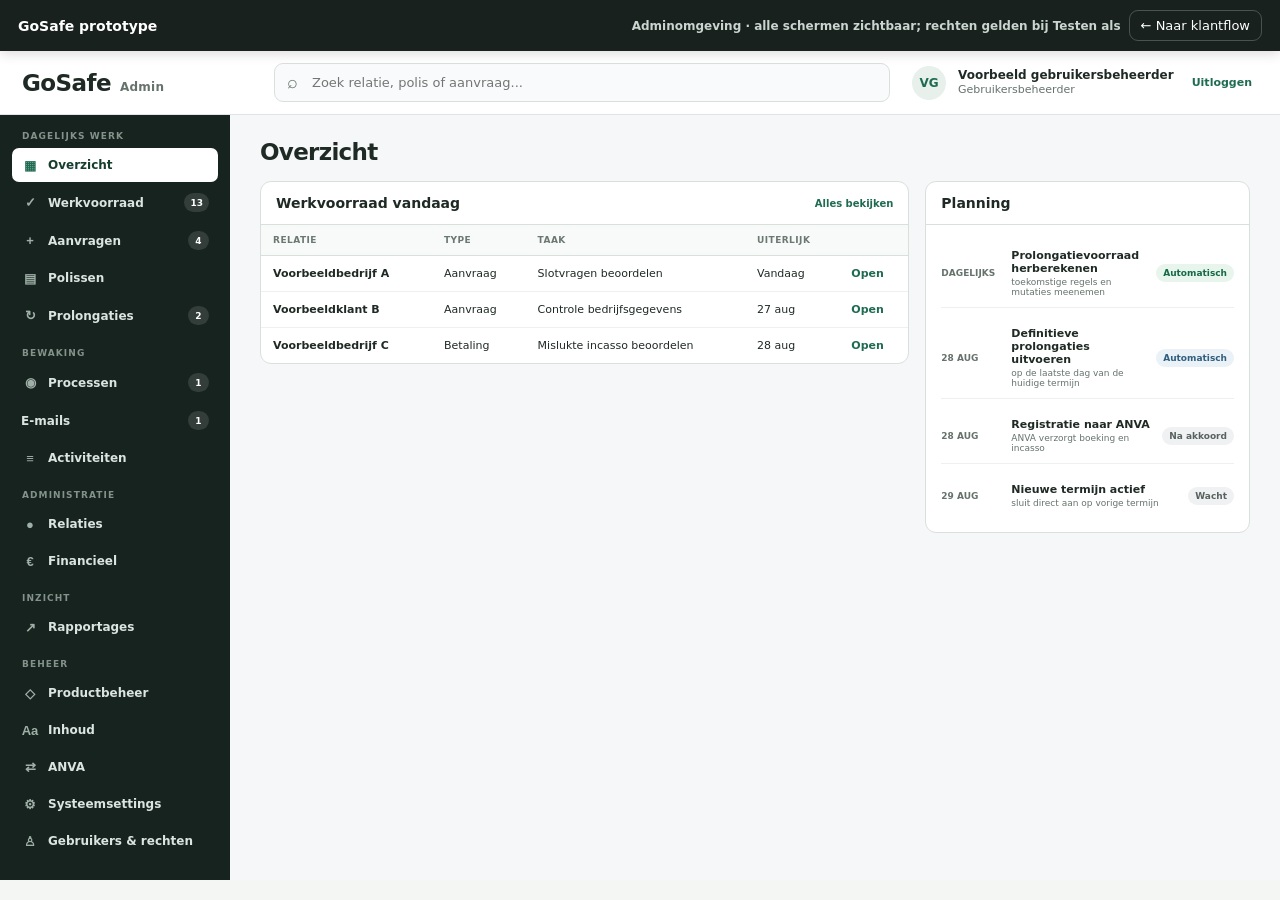
<file: admin.html>
<!DOCTYPE html>
<html lang="nl">
<head>
<meta charset="utf-8">
<meta name="viewport" content="width=device-width, initial-scale=1">
<title>GoSafe – adminprototype</title>
<link rel="stylesheet" href="assets/prototype.css?v=20261127-product-versions-v1">
</head>
<body><div class="prototype-toolbar admin-prototype-toolbar"><strong>GoSafe prototype</strong><div class="toolbar-group"><span class="toolbar-context">Adminomgeving · alle schermen zichtbaar; rechten gelden bij Testen als</span><a class="toolbar-btn" href="index.html">← Naar klantflow</a></div></div><section class="screen active" id="screen-admin">
<div class="admin-shell">
<header class="admin-topbar">
  <div class="admin-brand"><strong>GoSafe</strong><span>Admin</span></div>
  <div class="admin-search"><input id="adminGlobalSearch" type="search" placeholder="Zoek relatie, polis of aanvraag..." aria-label="Zoek relatie, polis of aanvraag" /></div>
  <div class="admin-user"></div>
</header>
<div class="admin-body">
<aside class="admin-sidebar">
  <div class="admin-nav-group"><div class="admin-nav-label">Dagelijks werk</div>
    <button class="admin-nav active" data-admin-target="overview" type="button">Overzicht</button>
    <button class="admin-nav" data-admin-target="workqueue" type="button">Werkvoorraad <span class="admin-nav-badge">13</span></button>
    <button class="admin-nav" data-admin-target="applications" type="button">Aanvragen <span class="admin-nav-badge">4</span></button>
    <button class="admin-nav" data-admin-target="policies" type="button">Polissen</button>
    <button class="admin-nav" data-admin-target="renewals" type="button">Prolongaties <span class="admin-nav-badge">2</span></button>
  </div>
  <div class="admin-nav-group"><div class="admin-nav-label">Bewaking</div>
    <button class="admin-nav" data-admin-target="processes" type="button">Processen <span class="admin-nav-badge">1</span></button>
    <button class="admin-nav" data-admin-target="communications" type="button">E-mails <span class="admin-nav-badge">1</span></button>
    <button class="admin-nav" data-admin-target="activities" type="button">Activiteiten</button>
  </div>
  <div class="admin-nav-group"><div class="admin-nav-label">Administratie</div>
    <button class="admin-nav" data-admin-target="relations" type="button">Relaties</button>
    <button class="admin-nav" data-admin-target="finance" type="button">Financieel</button>
  </div>
  <div class="admin-nav-group"><div class="admin-nav-label">Inzicht</div><button class="admin-nav" data-admin-target="reports" type="button">Rapportages</button></div>
  <div class="admin-nav-group"><div class="admin-nav-label">Beheer</div>
    <button class="admin-nav" data-admin-target="products" type="button">Productbeheer</button>
    <div class="admin-product-subnav" aria-label="Productbeheer submenu">
      <div class="admin-subnav-product" data-product-nav="Apparatuurverzekering">
        <button class="admin-subnav-btn admin-subnav-product-btn" data-product-open="Apparatuurverzekering" type="button">Apparatuur</button>
        <div class="admin-subnav-children">
          <button class="admin-subnav-btn" data-product-target="versions" data-product-scope="Apparatuurverzekering" type="button">Versies</button>
          <button class="admin-subnav-btn" data-product-target="categories" data-product-scope="Apparatuurverzekering" type="button">Categorieën</button>
          <button class="admin-subnav-btn" data-product-target="category-rules" data-product-scope="Apparatuurverzekering" type="button">Categorieregels</button>
          <button class="admin-subnav-btn" data-product-target="costs" data-product-scope="Apparatuurverzekering" type="button">Algemene instellingen</button>
          <button class="admin-subnav-btn" data-product-target="addons" data-product-scope="Apparatuurverzekering" type="button">Aanvullende dekkingen</button>
          <button class="admin-subnav-btn" data-product-target="acceptance" data-product-scope="Apparatuurverzekering" type="button">Acceptatiecriteria</button>
        </div>
      </div>
      <div class="admin-subnav-product" data-product-nav="Instrumentenverzekering">
        <button class="admin-subnav-btn admin-subnav-product-btn" data-product-open="Instrumentenverzekering" type="button">Instrumenten</button>
        <div class="admin-subnav-children">
          <button class="admin-subnav-btn" data-product-target="versions" data-product-scope="Instrumentenverzekering" type="button">Versies</button>
          <button class="admin-subnav-btn" data-product-target="categories" data-product-scope="Instrumentenverzekering" type="button">Categorieën</button>
          <button class="admin-subnav-btn" data-product-target="category-rules" data-product-scope="Instrumentenverzekering" type="button">Categorieregels</button>
          <button class="admin-subnav-btn" data-product-target="costs" data-product-scope="Instrumentenverzekering" type="button">Algemene instellingen</button>
          <button class="admin-subnav-btn" data-product-target="addons" data-product-scope="Instrumentenverzekering" type="button">Aanvullende dekkingen</button>
          <button class="admin-subnav-btn" data-product-target="acceptance" data-product-scope="Instrumentenverzekering" type="button">Acceptatiecriteria</button>
        </div>
      </div>
      <button class="admin-subnav-btn" data-product-target="api" type="button">API test</button>
    </div>
    <button class="admin-nav" data-admin-target="content" type="button">Inhoud</button>
    <button class="admin-nav" data-admin-target="anva" type="button">ANVA</button>
    <div class="admin-anva-subnav" aria-label="ANVA submenu">
      <button class="admin-subnav-btn" data-anva-target="anva-connection" type="button">Koppeling</button>
      <button class="admin-subnav-btn" data-anva-target="anva-templates" type="button">XML-sjablonen</button>
    </div>
    <button class="admin-nav" data-admin-target="settings" type="button">Systeemsettings</button>
    <button class="admin-nav" data-admin-target="users" type="button">Gebruikers &amp; rechten</button>
  </div>
</aside>
<main class="admin-main">

<div class="admin-page active" data-admin-page="overview">
  <div class="admin-page-head"><div><h1>Overzicht</h1></div></div>
  <div class="admin-grid-2">
    <div>
      <div class="admin-card"><div class="admin-card-head"><div><h2>Werkvoorraad vandaag</h2></div><span class="admin-card-link" data-admin-target="workqueue">Alles bekijken</span></div><div class="admin-table-wrap"><table class="admin-table"><thead><tr><th>Relatie</th><th>Type</th><th>Taak</th><th>Uiterlijk</th><th></th></tr></thead><tbody>
      <tr><td><div class="admin-primary">Voorbeeldbedrijf A</div></td><td>Aanvraag</td><td>Slotvragen beoordelen</td><td>Vandaag</td><td><span class="admin-link admin-open-dossier" data-dossier-key="application-main">Open</span></td></tr>
      <tr><td><div class="admin-primary">Voorbeeldklant B</div></td><td>Aanvraag</td><td>Controle bedrijfsgegevens</td><td>27 aug</td><td><span class="admin-link">Open</span></td></tr>
      <tr><td><div class="admin-primary">Voorbeeldbedrijf C</div></td><td>Betaling</td><td>Mislukte incasso beoordelen</td><td>28 aug</td><td><span class="admin-link">Open</span></td></tr>
      </tbody></table></div></div>
    </div>
    <div>
      <div class="admin-card"><div class="admin-card-head"><div><h2>Planning</h2></div></div><div class="admin-card-body"><div class="admin-schedule">
        <div class="admin-schedule-row"><div class="admin-schedule-date">DAGELIJKS</div><div><div class="admin-schedule-title">Prolongatievoorraad herberekenen</div><div class="admin-schedule-sub">toekomstige regels en mutaties meenemen</div></div><span class="admin-chip green">Automatisch</span></div>
        <div class="admin-schedule-row"><div class="admin-schedule-date">28 AUG</div><div><div class="admin-schedule-title">Definitieve prolongaties uitvoeren</div><div class="admin-schedule-sub">op de laatste dag van de huidige termijn</div></div><span class="admin-chip blue">Automatisch</span></div>
        <div class="admin-schedule-row"><div class="admin-schedule-date">28 AUG</div><div><div class="admin-schedule-title">Registratie naar ANVA</div><div class="admin-schedule-sub">ANVA verzorgt boeking en incasso</div></div><span class="admin-chip gray">Na akkoord</span></div>
        <div class="admin-schedule-row"><div class="admin-schedule-date">29 AUG</div><div><div class="admin-schedule-title">Nieuwe termijn actief</div><div class="admin-schedule-sub">sluit direct aan op vorige termijn</div></div><span class="admin-chip gray">Wacht</span></div>
      </div></div></div>
    </div>
  </div>
</div>

<div class="admin-page" data-admin-page="workqueue">
  <div class="admin-page-head"><div><h1>Werkvoorraad</h1></div><div class="admin-actions"><button class="admin-btn primary" type="button">Nieuwe interne taak</button></div></div>
  <div class="admin-filterbar"><input class="grow" placeholder="Zoek op relatie, polis, aanvraag of taak"/><select><option>Alle typen</option><option>Aanvraag</option><option>Mutatie</option><option>Betaling</option><option>Relatie</option><option>Communicatie</option></select><select><option>Open</option><option>Afgerond</option></select><span class="admin-result-count">13 open taken</span></div>
  <div class="admin-card"><div class="admin-table-wrap"><table class="admin-table"><thead><tr><th>Type</th><th>Relatie</th><th>Polis / aanvraag</th><th>Taak</th><th>Status</th></tr></thead><tbody>
    <tr><td>Aanvraag</td><td><span class="admin-link admin-open-dossier" data-dossier-key="application-main">Voorbeeldbedrijf A</span></td><td>DOS-2026-00831</td><td>Slotvragen beoordelen</td><td><span class="admin-chip amber">Open</span></td></tr>
    <tr><td>Mutatie</td><td>Voorbeeldklant B</td><td>POL-2026-00312</td><td>Mutatie handmatig beoordelen</td><td><span class="admin-chip amber">Open</span></td></tr>
    <tr><td>Betaling</td><td>Voorbeeldbedrijf C</td><td>POL-2025-00917</td><td>Mislukte incasso beoordelen</td><td><span class="admin-chip amber">Open</span></td></tr>
    <tr><td>Relatie</td><td>Voorbeeldbedrijf D</td><td>AAN-2026-00807</td><td>Handmatige KvK-controle</td><td><span class="admin-chip amber">Open</span></td></tr>
    <tr><td>Communicatie</td><td><span class="admin-link admin-open-dossier" data-dossier-key="policy-main">Voorbeeld Media B.V.</span></td><td>POL-2026-00184</td><td>E-mailadres controleren na hard bounce</td><td><span class="admin-chip amber">Open</span></td></tr>
  </tbody></table></div></div>
</div>

<div class="admin-page" data-admin-page="activities">
  <div class="admin-page-head"><div><h1>Activiteiten</h1></div></div>
  <div class="admin-filterbar"><input class="grow" placeholder="Zoek gebeurtenis, relatie, polis of actor"/><select><option>Alle actors</option><option>Systeem</option><option>Medewerker</option><option>Klant</option></select><select><option>Alle resultaten</option><option>Gelukt</option><option>Waarschuwing</option><option>Mislukt</option></select><span class="admin-result-count">Laatste 30 dagen</span></div>
  <div class="admin-card"><div class="admin-table-wrap"><table class="admin-table"><thead><tr><th>Datum / tijd</th><th>Relatie</th><th>Polis / aanvraag</th><th>Actor</th><th>Activiteit</th><th>Resultaat</th></tr></thead><tbody>
    <tr><td>26 aug · 07:18</td><td>Voorbeeldbedrijf A</td><td>POL-2026-00184</td><td>Systeem</td><td>Nota aangemaakt</td><td><span class="admin-chip green">Gelukt</span></td></tr>
    <tr><td>26 aug · 07:11</td><td>Voorbeeldbedrijf A</td><td>POL-2026-00184</td><td>Systeem</td><td>Polismutatie verwerkt</td><td><span class="admin-chip green">Gelukt</span></td></tr>
    <tr><td>26 aug · 06:55</td><td>—</td><td>Batch PROL-20260826</td><td>Systeem</td><td>Prolongatieberekening</td><td><span class="admin-chip amber">1 uitzondering</span></td></tr>
    <tr><td>25 aug · 16:42</td><td>Voorbeeldbedrijf C</td><td>POL-2025-00917</td><td>Finance</td><td>Incasso opnieuw aangeboden</td><td><span class="admin-chip blue">Verwerkt</span></td></tr>
  </tbody></table></div></div>
</div>

<div class="admin-page" data-admin-page="processes">
  <div class="admin-page-head"><div><h1>Processen</h1></div><div class="admin-process-live"><i></i><div><strong>Realtime verbonden</strong><span id="adminProcessLiveAge">Laatste update zojuist</span></div></div></div>
  <div class="admin-filterbar"><input class="grow" id="adminProcessSearch" type="search" placeholder="Zoek proces, dossier, polis of relatie"><select id="adminProcessTypeFilter"><option value="">Alle processen</option><option>Nieuwe polis</option><option>Mutatie</option><option>Prolongatie</option><option>Royement</option></select><select id="adminProcessStatusFilter"><option value="">Alle statussen</option><option value="running">Actief</option><option value="waiting_timer">Gepland</option><option value="waiting_external">Wacht extern</option><option value="retry_scheduled">Retry gepland</option><option value="action_required">Actie nodig</option><option value="completed">Afgerond</option></select><span class="admin-result-count" id="adminProcessResultCount">12 processen</span></div>
  <div class="admin-process-layout">
    <div class="admin-card"><div class="admin-table-wrap"><table class="admin-table admin-process-table"><thead><tr><th>Proces</th><th>Dossier / polis</th><th>Status</th><th>Huidige stap</th><th>Doorlooptijd</th><th>SLA</th></tr></thead><tbody id="adminProcessListBody"></tbody></table></div></div>
    <aside class="admin-card admin-process-detail" id="adminProcessDetail"></aside>
  </div>
</div>

<div class="admin-page" data-admin-page="communications">
  <div class="admin-page-head"><div><h1>E-mails</h1></div><div class="admin-process-live"><i></i><div><strong>Realtime verbonden</strong><span id="communicationLiveAge">Laatste update zojuist</span></div></div></div>
  <div class="admin-communication-tabs" role="tablist" aria-label="E-mailonderdelen">
    <button class="active" data-communication-tab="queue" type="button">Gepland</button>
    <button data-communication-tab="messages" type="button">Verzonden</button>
  </div>

  <section class="admin-communication-panel active" data-communication-panel="queue">
    <div class="admin-communication-layout">
      <div class="admin-card"><div class="admin-filterbar admin-process-filterbar"><input class="grow" id="communicationQueueSearch" type="search" placeholder="Zoek dossier, polis, ontvanger of e-mail"><select id="communicationQueueStatus"><option value="">Alle statussen</option><option value="action_required">Actie nodig</option><option value="waiting_dependency">Gepland</option><option value="queued">Klaar voor verzending</option><option value="waiting_external">Wordt verzonden</option></select><span class="admin-result-count" id="communicationQueueCount"></span></div><div class="admin-table-wrap"><table class="admin-table admin-communication-table"><thead><tr><th>E-mail</th><th>Dossier / polis</th><th>Ontvanger</th><th>Status</th><th>Volgende stap</th><th>Moment</th></tr></thead><tbody id="communicationQueueBody"></tbody></table></div></div>
      <aside class="admin-card admin-process-detail" id="communicationQueueDetail"></aside>
    </div>
  </section>

  <section class="admin-communication-panel" data-communication-panel="messages">
    <div class="admin-communication-layout">
      <div class="admin-card"><div class="admin-filterbar admin-process-filterbar"><input class="grow" id="communicationMessageSearch" type="search" placeholder="Zoek e-mail, dossier of e-mailadres"><select id="communicationMessageStatus"><option value="">Alle statussen</option><option value="delivered">Afgeleverd</option><option value="hard_bounce">Hard bounce</option><option value="action_required">Actie nodig</option></select><span class="admin-result-count" id="communicationMessageCount"></span></div><div class="admin-table-wrap"><table class="admin-table admin-communication-table"><thead><tr><th>E-mail</th><th>Dossier / polis</th><th>Ontvanger</th><th>Status</th><th>Datum en tijd</th></tr></thead><tbody id="communicationMessageBody"></tbody></table></div></div>
      <aside class="admin-card admin-process-detail" id="communicationMessageDetail"></aside>
    </div>
  </section>

</div>

<div class="admin-page" data-admin-page="content">
  <div class="admin-page-head"><div><h1>Inhoud en vertalingen</h1></div></div>
  <div class="admin-filterbar admin-content-filterbar"><input class="grow" id="communicationTemplateSearch" type="search" placeholder="Zoek tekst of systeemonderdeel"><select id="communicationTemplateLanguage"><option value="">Alle talen</option><option value="nl-NL">Nederlands</option><option value="en-GB">Engels</option></select><select id="communicationTemplateStatus"><option value="">Alles</option><option value="published">Actief</option><option value="draft">Concept aanwezig</option></select></div>
  <div class="admin-communication-layout">
    <div class="admin-card"><div class="admin-table-wrap"><table class="admin-table admin-communication-table"><thead><tr><th>Systeemtekst</th><th>Onderdeel</th><th>Talen</th><th>Status</th><th></th></tr></thead><tbody id="communicationTemplateBody"></tbody></table></div></div>
    <aside class="admin-card admin-template-editor" id="communicationTemplateDetail"></aside>
  </div>
</div>

<div class="admin-page" data-admin-page="email-detail">
  <div class="admin-page-head admin-dossier-back"><div><button class="admin-btn text" id="emailDetailBack" type="button">← Terug</button></div></div>
  <div id="emailDetailContent"></div>
</div>

<div class="admin-page" data-admin-page="applications">
  <div class="admin-page-head"><div><h1>Aanvragen</h1></div></div>
  <div class="admin-filterbar"><input class="grow" id="applicationListSearch" type="search" placeholder="Zoek dossier of naam"/><select id="applicationStatusFilter"><option value="">Alle statussen</option><option value="ter akkoord">Ter akkoord</option><option value="concept">Concept</option></select><select id="applicationProductFilter"><option value="">Alle producten</option><option value="apparatuurverzekering">Apparatuurverzekering</option><option value="instrumentenverzekering">Instrumentenverzekering</option></select><select id="applicationDateFilter"><option value="">Alle momenten</option><option value="vandaag">Vandaag</option><option value="deze week">Deze week</option></select></div>
  <div class="admin-card"><div class="admin-table-wrap"><table class="admin-table admin-dossier-list"><thead><tr><th>Dossier</th><th>Verzekeringnemer</th><th>Product</th><th>Laatste wijziging</th><th class="admin-money">Verzekerd bedrag</th><th class="admin-money">Jaarpremie</th><th>Status</th></tr></thead><tbody id="applicationListBody">
    <tr class="admin-dossier-row" tabindex="0" data-open-dossier data-dossier-key="application-main" data-search="dos-2026-00831 voorbeeldbedrijf a klant-a@voorbeeld.invalid" data-status="ter akkoord" data-product="apparatuurverzekering" data-date="vandaag deze week"><td><span class="admin-link">DOS-2026-00831</span></td><td><div class="admin-primary">Voorbeeldbedrijf A</div></td><td>Apparatuurverzekering</td><td>26 aug · 07:04</td><td class="admin-money">€ 39.850</td><td class="admin-money">€ 498,13</td><td><span class="admin-chip amber">Ter akkoord</span></td></tr>
    <tr class="admin-dossier-row" tabindex="0" data-open-dossier data-dossier-key="application-fallout" data-search="dos-2026-00829 voorbeeldklant b klant-b@voorbeeld.invalid" data-status="concept" data-product="instrumentenverzekering" data-date="vandaag deze week"><td><span class="admin-link">DOS-2026-00829</span></td><td><div class="admin-primary">Voorbeeldklant B</div></td><td>Instrumentenverzekering</td><td>25 aug · 21:18</td><td class="admin-money">€ 112.500</td><td class="admin-money">€ 703,13</td><td><span class="admin-chip gray">Concept</span></td></tr>
    <tr class="admin-dossier-row" tabindex="0" data-open-dossier data-dossier-key="application-sound" data-search="dos-2026-00824 voorbeeldbedrijf d klant-d@voorbeeld.invalid" data-status="ter akkoord" data-product="apparatuurverzekering" data-date="deze week"><td><span class="admin-link">DOS-2026-00824</span></td><td><div class="admin-primary">Voorbeeldbedrijf D</div></td><td>Apparatuurverzekering</td><td>25 aug · 15:32</td><td class="admin-money">€ 58.400</td><td class="admin-money">€ 730,00</td><td><span class="admin-chip amber">Ter akkoord</span></td></tr>
    <tr class="admin-dossier-row" tabindex="0" data-open-dossier data-dossier-key="application-camera" data-search="dos-2026-00807 voorbeeldbedrijf e klant-e@voorbeeld.invalid" data-status="concept" data-product="apparatuurverzekering" data-date="deze week"><td><span class="admin-link">DOS-2026-00807</span></td><td><div class="admin-primary">Voorbeeldbedrijf E</div></td><td>Apparatuurverzekering</td><td>24 aug · 10:22</td><td class="admin-money">€ 26.300</td><td class="admin-money">€ 328,75</td><td><span class="admin-chip gray">Concept</span></td></tr>
  </tbody></table></div></div>
</div>

<div class="admin-page" data-admin-page="policies">
  <div class="admin-page-head"><div><h1>Polissen</h1></div></div>
  <div class="admin-filterbar"><input class="grow" id="policyListSearch" type="search" placeholder="Zoek polis of naam"/><select id="policyStatusFilter"><option value="">Alle statussen</option><option value="actief">Actief</option></select><select id="policyProductFilter"><option value="">Alle producten</option><option value="apparatuurverzekering">Apparatuurverzekering</option><option value="instrumentenverzekering">Instrumentenverzekering</option></select><select id="policyDateFilter"><option value="">Alle ingangsdatums</option><option value="deze maand">Deze maand</option><option value="dit jaar">Dit jaar</option></select></div>
  <div class="admin-card"><div class="admin-table-wrap"><table class="admin-table admin-dossier-list"><thead><tr><th>Polis</th><th>Verzekeringnemer</th><th>Product</th><th>Ingangsdatum</th><th>Prolongatiedatum</th><th class="admin-money">Verzekerd bedrag</th><th class="admin-money">Jaarpremie</th><th>Status</th><th>Komende wijziging</th></tr></thead><tbody id="policyListBody">
    <tr class="admin-dossier-row" tabindex="0" data-open-dossier data-dossier-key="policy-main" data-search="pol-2026-00184 dos-2026-00812 voorbeeldbedrijf a klant-a@voorbeeld.invalid mut-2026-00128" data-status="actief" data-product="apparatuurverzekering" data-date="deze maand dit jaar"><td><div class="admin-primary admin-link">POL-2026-00184</div></td><td><div class="admin-primary">Voorbeeldbedrijf A</div></td><td>Apparatuurverzekering</td><td>25 aug 2026</td><td><strong>25 aug 2027</strong></td><td class="admin-money">€ 39.850</td><td class="admin-money">€ 498,13</td><td><span class="admin-chip green">Actief</span></td><td><span class="admin-chip amber">Per 1 sep 2026</span></td></tr>
    <tr class="admin-dossier-row" tabindex="0" data-open-dossier data-dossier-key="policy-jdevries" data-search="pol-2026-00312 dos-2026-00481 voorbeeldklant b klant-b@voorbeeld.invalid" data-status="actief" data-product="instrumentenverzekering" data-date="dit jaar"><td><div class="admin-primary admin-link">POL-2026-00312</div></td><td><div class="admin-primary">Voorbeeldklant B</div></td><td>Instrumentenverzekering</td><td>4 mei 2026</td><td><strong>4 mei 2027</strong></td><td class="admin-money">€ 26.240</td><td class="admin-money">€ 164,00</td><td><span class="admin-chip green">Actief</span></td><td><span class="admin-value-muted">Geen</span></td></tr>
    <tr class="admin-dossier-row" tabindex="0" data-open-dossier data-dossier-key="policy-studio" data-search="pol-2025-00917 dos-2025-01228 voorbeeldbedrijf c klant-c@voorbeeld.invalid mut-2026-00131" data-status="actief" data-product="apparatuurverzekering" data-date=""><td><div class="admin-primary admin-link">POL-2025-00917</div></td><td><div class="admin-primary">Voorbeeldbedrijf C</div></td><td>Apparatuurverzekering</td><td>12 okt 2025</td><td><strong>12 okt 2026</strong></td><td class="admin-money">€ 38.600</td><td class="admin-money">€ 482,50</td><td><span class="admin-chip green">Actief</span></td><td><span class="admin-chip amber">Per 20 okt 2026</span></td></tr>
    <tr class="admin-dossier-row" tabindex="0" data-open-dossier data-dossier-key="policy-event" data-search="pol-2026-00276 dos-2026-00614 voorbeeldbedrijf d klant-d@voorbeeld.invalid" data-status="actief" data-product="apparatuurverzekering" data-date="dit jaar"><td><div class="admin-primary admin-link">POL-2026-00276</div></td><td><div class="admin-primary">Voorbeeldbedrijf D</div></td><td>Apparatuurverzekering</td><td>18 jun 2026</td><td><strong>18 jun 2027</strong></td><td class="admin-money">€ 64.500</td><td class="admin-money">€ 806,25</td><td><span class="admin-chip green">Actief</span></td><td><span class="admin-value-muted">Geen</span></td></tr>
    <tr class="admin-dossier-row" tabindex="0" data-open-dossier data-dossier-key="policy-music" data-search="pol-2026-00109 dos-2026-00231 voorbeeldklant e klant-e@voorbeeld.invalid" data-status="actief" data-product="instrumentenverzekering" data-date="dit jaar"><td><div class="admin-primary admin-link">POL-2026-00109</div></td><td><div class="admin-primary">Voorbeeldklant E</div></td><td>Instrumentenverzekering</td><td>9 feb 2026</td><td><strong>9 feb 2027</strong></td><td class="admin-money">€ 18.750</td><td class="admin-money">€ 117,19</td><td><span class="admin-chip green">Actief</span></td><td><span class="admin-value-muted">Geen</span></td></tr>
    <tr class="admin-dossier-row" tabindex="0" data-open-dossier data-dossier-key="policy-rental" data-search="pol-2025-01142 dos-2025-01490 voorbeeldbedrijf f klant-f@voorbeeld.invalid" data-status="actief" data-product="apparatuurverzekering" data-date=""><td><div class="admin-primary admin-link">POL-2025-01142</div></td><td><div class="admin-primary">Voorbeeldbedrijf F</div></td><td>Apparatuurverzekering</td><td>3 dec 2025</td><td><strong>3 dec 2026</strong></td><td class="admin-money">€ 92.300</td><td class="admin-money">€ 1.153,75</td><td><span class="admin-chip green">Actief</span></td><td><span class="admin-value-muted">Geen</span></td></tr>
    <tr class="admin-dossier-row" tabindex="0" data-open-dossier data-dossier-key="policy-photo" data-search="pol-2026-00348 dos-2026-00722 voorbeeldbedrijf g klant-g@voorbeeld.invalid" data-status="actief" data-product="apparatuurverzekering" data-date="dit jaar"><td><div class="admin-primary admin-link">POL-2026-00348</div></td><td><div class="admin-primary">Voorbeeldbedrijf G</div></td><td>Apparatuurverzekering</td><td>7 jul 2026</td><td><strong>7 jul 2027</strong></td><td class="admin-money">€ 31.900</td><td class="admin-money">€ 398,75</td><td><span class="admin-chip green">Actief</span></td><td><span class="admin-value-muted">Geen</span></td></tr>
  </tbody></table></div></div>
</div>

<div class="admin-page" data-admin-page="renewals">
  <div class="admin-page-head"><div><h1>Prolongaties</h1></div><div class="admin-process-live"><i></i><div><strong>Realtime verbonden</strong><span id="renewalLiveAge">Laatste update zojuist</span></div></div></div>
  <div class="admin-status-strip" aria-label="Prolongatie aandachtspunten">
    <button type="button" data-renewal-status="actie"><strong>3</strong><span>Actie nodig</span></button>
    <button type="button" data-renewal-status="uitval"><strong>2</strong><span>Uitval verwacht</span></button>
    <button type="button" data-renewal-status="mutatie"><strong>4</strong><span>Openstaande mutaties</span></button>
  </div>
  <div class="admin-filterbar"><input class="grow" id="renewalSearch" type="search" placeholder="Zoek polis, relatie of mutatie"/><select id="renewalPeriodFilter"><option value="">Komende 60 dagen</option><option value="7">Komende 7 dagen</option><option value="30">Komende 30 dagen</option><option value="90">Komende 90 dagen</option></select><select id="renewalStatusFilter"><option value="">Alle voorcontrolestatussen</option><option value="prolongeerbaar">Prolongeerbaar</option><option value="gewijzigd">Premie / voorwaarden gewijzigd</option><option value="mutatie">Openstaande mutatie</option><option value="uitval">Uitval verwacht</option><option value="actie">Actie nodig</option></select></div>
  <div class="admin-card"><div class="admin-table-wrap"><table class="admin-table admin-renewal-table"><thead><tr><th>Einde huidige termijn</th><th>Nieuwe termijn</th><th>Polis</th><th>Premie oud → nieuw</th><th>Voorcontrole</th></tr></thead><tbody id="renewalListBody">
    <tr class="admin-dossier-row" tabindex="0" data-open-dossier data-dossier-key="policy-studio" data-renewal-row data-search="pol-2025-00917 voorbeeldbedrijf c mut-2026-00131" data-status="mutatie actie" data-days="45"><td><strong>12 okt 2026</strong></td><td><strong>13 okt 2026 – 12 okt 2027</strong></td><td><div class="admin-primary admin-link">POL-2025-00917</div></td><td class="admin-money">€ 482,50 → € 508,20</td><td><span class="admin-chip amber">Openstaande mutatie</span></td></tr>
    <tr data-renewal-row data-search="pol-2025-00614 voorbeeldbedrijf e" data-status="prolongeerbaar" data-days="0"><td><strong>28 aug 2026</strong></td><td><strong>29 aug 2026 – 28 aug 2027</strong></td><td><div class="admin-primary">POL-2025-00614</div></td><td class="admin-money">€ 328,75 → € 328,75</td><td><span class="admin-chip green">Prolongeerbaar</span></td></tr>
    <tr class="admin-dossier-row" tabindex="0" data-open-dossier data-dossier-key="policy-live-audio" data-renewal-row data-search="pol-2025-00622 live audio regel maximum verzekerd bedrag" data-status="uitval actie" data-days="1"><td><strong>29 aug 2026</strong></td><td><strong>30 aug 2026 – 29 aug 2027</strong></td><td><div class="admin-primary admin-link">POL-2025-00622</div></td><td class="admin-money">€ 684,40 → —</td><td><span class="admin-chip red">Uitval verwacht</span><div class="admin-secondary">Nieuwe limiet verzekerd bedrag</div></td></tr>
    <tr data-renewal-row data-search="pol-2025-00630 studio west voorwaarden premie" data-status="gewijzigd" data-days="5"><td><strong>2 sep 2026</strong></td><td><strong>3 sep 2026 – 2 sep 2027</strong></td><td><div class="admin-primary">POL-2025-00630</div></td><td class="admin-money">€ 412,80 → € 429,31</td><td><span class="admin-chip blue">Premie gewijzigd</span></td></tr>
    <tr data-renewal-row data-search="pol-2025-00641 lichtwerk nederland" data-status="prolongeerbaar" data-days="8"><td><strong>5 sep 2026</strong></td><td><strong>6 sep 2026 – 5 sep 2027</strong></td><td><div class="admin-primary">POL-2025-00641</div></td><td class="admin-money">€ 278,50 → € 278,50</td><td><span class="admin-chip green">Prolongeerbaar</span></td></tr>
    <tr data-renewal-row data-search="pol-2025-00657 de snaar mut-2026-00142" data-status="mutatie" data-days="12"><td><strong>9 sep 2026</strong></td><td><strong>10 sep 2026 – 9 sep 2027</strong></td><td><div class="admin-primary">POL-2025-00657</div></td><td class="admin-money">€ 186,25 → € 201,88</td><td><span class="admin-chip amber">Openstaande mutatie</span></td></tr>
    <tr data-renewal-row data-search="pol-2025-00674 camera collectief" data-status="prolongeerbaar" data-days="18"><td><strong>15 sep 2026</strong></td><td><strong>16 sep 2026 – 15 sep 2027</strong></td><td><div class="admin-primary">POL-2025-00674</div></td><td class="admin-money">€ 735,00 → € 735,00</td><td><span class="admin-chip green">Prolongeerbaar</span></td></tr>
    <tr data-renewal-row data-search="pol-2025-00688 mobile sound uitval maximum items" data-status="uitval actie" data-days="23"><td><strong>20 sep 2026</strong></td><td><strong>21 sep 2026 – 20 sep 2027</strong></td><td><div class="admin-primary">POL-2025-00688</div></td><td class="admin-money">€ 946,20 → —</td><td><span class="admin-chip red">Uitval verwacht</span><div class="admin-secondary">Maximum aantal items overschreden</div></td></tr>
    <tr data-renewal-row data-search="pol-2025-00704 podium producties voorwaarden" data-status="gewijzigd" data-days="31"><td><strong>28 sep 2026</strong></td><td><strong>29 sep 2026 – 28 sep 2027</strong></td><td><div class="admin-primary">POL-2025-00704</div></td><td class="admin-money">€ 519,75 → € 540,54</td><td><span class="admin-chip blue">Voorwaarden gewijzigd</span></td></tr>
    <tr data-renewal-row data-search="pol-2025-00716 noordlicht media mut-2026-00155" data-status="mutatie" data-days="39"><td><strong>6 okt 2026</strong></td><td><strong>7 okt 2026 – 6 okt 2027</strong></td><td><div class="admin-primary">POL-2025-00716</div></td><td class="admin-money">€ 364,10 → € 392,44</td><td><span class="admin-chip amber">Openstaande mutatie</span></td></tr>
    <tr data-renewal-row data-search="pol-2025-00739 key sound" data-status="prolongeerbaar" data-days="52"><td><strong>19 okt 2026</strong></td><td><strong>20 okt 2026 – 19 okt 2027</strong></td><td><div class="admin-primary">POL-2025-00739</div></td><td class="admin-money">€ 221,60 → € 221,60</td><td><span class="admin-chip green">Prolongeerbaar</span></td></tr>
    <tr data-renewal-row data-search="pol-2025-00752 focus verhuur mut-2026-00161" data-status="mutatie" data-days="59"><td><strong>26 okt 2026</strong></td><td><strong>27 okt 2026 – 26 okt 2027</strong></td><td><div class="admin-primary">POL-2025-00752</div></td><td class="admin-money">€ 802,25 → € 838,70</td><td><span class="admin-chip amber">Openstaande mutatie</span></td></tr>
  </tbody></table></div></div>
</div>

<div class="admin-page" data-admin-page="finance">
  <div class="admin-page-head"><div><h1>Financieel</h1></div></div>
  <div class="admin-filterbar"><input class="grow" placeholder="Zoek nota, polis of relatie"/><select><option>Alle financiële statussen</option><option>Te versturen</option><option>Verstuurd</option><option>Voldaan</option><option>Mislukt</option></select></div>
  <div class="admin-card"><div class="admin-table-wrap"><table class="admin-table"><thead><tr><th>Nota</th><th>Relatie</th><th>Polis</th><th>Type</th><th>Bedrag</th><th>Datum</th><th>Status</th><th>Volgende actie</th></tr></thead><tbody>
    <tr><td>N-2026-010812</td><td>Voorbeeldbedrijf A</td><td>POL-2026-00184</td><td>Mutatienota</td><td class="admin-money">€ 497,23</td><td>26 aug 2026</td><td><span class="admin-chip blue">Te versturen</span></td><td>Versturen</td></tr>
    <tr><td>N-2026-010801</td><td>Voorbeeldbedrijf C</td><td>POL-2025-00917</td><td>Jaarnota</td><td class="admin-money">€ 528,56</td><td>25 aug 2026</td><td><span class="admin-chip red">Incasso mislukt</span></td><td>Werkvoorraad</td></tr>
    <tr><td>C-2026-000194</td><td>Voorbeeldklant B</td><td>POL-2026-00312</td><td>Creditnota</td><td class="admin-money">− € 84,30</td><td>24 aug 2026</td><td><span class="admin-chip green">Verwerkt</span></td><td>—</td></tr>
  </tbody></table></div></div>
</div>

<div class="admin-page" data-admin-page="relations">
  <div class="admin-page-head"><div><h1>Relaties</h1></div><div class="admin-actions"><button class="admin-btn primary" type="button">Nieuwe relatie</button></div></div>
  <div class="admin-filterbar"><input class="grow" placeholder="Zoek naam, e-mail, KvK of relatienummer"/><select><option>Alle relatietypen</option><option>Particulier</option><option>Zakelijk</option></select><span class="admin-result-count">1.087 relaties</span></div>
  <div class="admin-card"><div class="admin-table-wrap"><table class="admin-table"><thead><tr><th>Relatie</th><th>Type</th><th>E-mail</th><th>Polissen</th><th>Open taken</th><th>Laatste activiteit</th><th></th></tr></thead><tbody>
    <tr><td><div class="admin-primary">Voorbeeldbedrijf A</div><div class="admin-secondary">REL-000184 · KvK 00000001</div></td><td>Zakelijk</td><td>klant-a@voorbeeld.invalid</td><td>1 actief</td><td><span class="admin-chip amber">1</span></td><td>26 aug · 07:18</td><td><button class="admin-btn admin-open-dossier" type="button">Open dossier</button></td></tr>
    <tr><td><div class="admin-primary">Voorbeeldklant B</div><div class="admin-secondary">REL-000312</div></td><td>Particulier</td><td>klant-b@voorbeeld.invalid</td><td>1 actief</td><td>0</td><td>25 aug · 18:42</td><td><button class="admin-btn admin-open-dossier" type="button">Open dossier</button></td></tr>
    <tr><td><div class="admin-primary">Voorbeeldbedrijf C</div><div class="admin-secondary">REL-000917 · KvK 00000003</div></td><td>Zakelijk</td><td>klant-c@voorbeeld.invalid</td><td>2 actief</td><td><span class="admin-chip red">1</span></td><td>25 aug · 16:42</td><td><button class="admin-btn admin-open-dossier" type="button">Open dossier</button></td></tr>
  </tbody></table></div></div>
</div>

<div class="admin-page" data-admin-page="reports">
  <div class="admin-page-head"><div><h1>Rapportages</h1></div></div>
  <div class="admin-report-grid">
    <div class="admin-report"><h3>Productie &amp; premie</h3><span class="admin-link">Open rapport</span></div>
    <div class="admin-report"><h3>Portefeuille</h3><span class="admin-link">Open rapport</span></div>
    <div class="admin-report"><h3>Acceptatie &amp; uitval</h3><span class="admin-link">Open rapport</span></div>
    <div class="admin-report"><h3>Mutaties</h3><span class="admin-link">Open rapport</span></div>
    <div class="admin-report"><h3>Financieel</h3><span class="admin-link">Open rapport</span></div>
    <div class="admin-report"><h3>Proces &amp; operatie</h3><span class="admin-link">Open rapport</span></div>
  </div>
</div>

<div class="admin-page product-admin-page choosing-product" data-admin-page="products">
  <div class="admin-page-head product-admin-head">
    <div><h1>Productbeheer</h1></div>
  </div>

  <section class="product-choice-screen" id="productAdminChooser" aria-labelledby="productChoiceTitle">
    <h2 id="productChoiceTitle">Welk product wil je beheren?</h2>
    <div class="product-choice-grid">
      <button class="product-choice-card" type="button" data-product-choice="Apparatuurverzekering"><span>Product</span><strong>Apparatuur</strong><small>Apparatuurverzekering</small><div class="product-choice-versions" data-product-choice-versions="Apparatuurverzekering"></div><em>Versies bekijken →</em></button>
      <button class="product-choice-card" type="button" data-product-choice="Instrumentenverzekering"><span>Product</span><strong>Instrumenten</strong><small>Instrumentenverzekering</small><div class="product-choice-versions" data-product-choice-versions="Instrumentenverzekering"></div><em>Versies bekijken →</em></button>
    </div>
  </section>

  <div class="product-admin-bar product-admin-bar-quiet">
    <div class="product-selected-context"><div class="product-selected-icon" aria-hidden="true" id="productSelectedIcon">A</div><div class="product-selected-copy"><span>Product</span><strong id="productCurrentName">—</strong><small>Nederland · EUR</small></div><button class="admin-btn product-change-product" id="productChangeProduct" type="button">Ander product kiezen</button><select class="product-hidden-select" id="productAdminProduct" aria-hidden="true" tabindex="-1"><option value="Apparatuurverzekering">Apparatuurverzekering</option><option value="Instrumentenverzekering">Instrumentenverzekering</option></select></div>
    <div class="product-version-panel" id="productVersionPanel"><div class="product-version-context" id="productVersionContext"></div><button class="admin-btn" id="productBackToVersions" type="button">Alle versies</button></div>
  </div>

  <div class="product-subpage" data-product-page="versions">
    <div class="product-subpage-head product-subpage-head-quiet"><div><h2>Versies</h2></div><button class="admin-btn primary" id="productCreateConcept" type="button">Conceptversie aanmaken</button></div>
    <div class="product-version-summary" id="productVersionSummary"></div>
    <div class="admin-card product-concept-form" id="productConceptForm" hidden aria-live="polite">
      <div class="admin-card-head"><div><h2>Conceptversie aanmaken</h2></div><button class="admin-btn text" id="productConceptFormClose" type="button">Sluiten</button></div>
      <div class="admin-card-body">
        <div class="product-change-form"><label><span>Naam</span><input class="admin-input" id="productConceptName" placeholder="Bijvoorbeeld Tarieven 2027"></label><label><span>Ingangsdatum</span><input class="admin-input" id="productConceptEffective" type="date"></label><label class="wide"><span>Basis</span><input class="admin-input" id="productConceptBase" disabled></label><label class="wide"><span>Interne notitie</span><textarea class="admin-input" id="productConceptNote" placeholder="Notitie voor collega's; niet zichtbaar voor klanten."></textarea></label></div>
        <div class="product-rule-editor-error" id="productConceptFormError"></div>
        <div class="admin-actions product-detail-actions"><button class="admin-btn" id="productConceptFormCancel" type="button">Annuleren</button><button class="admin-btn primary" id="productConceptCreateSave" type="button">Aanmaken</button></div>
      </div>
    </div>
    <div class="admin-card product-concept-editor" id="productConceptEditor" hidden aria-live="polite">
      <div class="admin-card-head"><div><h2 id="productConceptEditorTitle">Conceptversie bewerken</h2></div><button class="admin-btn text" id="productConceptEditorClose" type="button">Sluiten</button></div>
      <div class="admin-card-body">
        <div class="product-change-form"><label><span>Naam</span><input class="admin-input" id="productConceptEditName"></label><label><span>Ingangsdatum</span><input class="admin-input" id="productConceptEditEffective" type="date"></label><label class="wide"><span>Interne notitie</span><textarea class="admin-input" id="productConceptEditNote" placeholder="Notitie voor collega's; niet zichtbaar voor klanten."></textarea></label></div>
        <div class="product-concept-section"><h3>Wijzigingen in dit concept</h3><div class="product-change-lines" id="productConceptChanges"></div></div>
        <div class="product-concept-section"><h3>Onderdelen wijzigen</h3><div class="product-concept-parts">
          <button class="product-concept-part" data-concept-part="categories" type="button"><strong>Categorieën</strong><small>Premie, eigen risico en regels per categorie</small></button>
          <button class="product-concept-part" data-concept-part="category-rules" type="button"><strong>Categorieregels</strong><small>Serienummer, computerapparatuur, clausules</small></button>
          <button class="product-concept-part" data-concept-part="costs" type="button"><strong>Algemene instellingen</strong><small>Premie, kosten, voorwaarden en IPID</small></button>
          <button class="product-concept-part" data-concept-part="addons" type="button"><strong>Aanvullende dekkingen</strong><small>Inhuur en verhuur</small></button>
          <button class="product-concept-part" data-concept-part="acceptance" type="button"><strong>Acceptatiecriteria</strong><small>Grenzen en computerverhouding</small></button>
        </div></div>
        <div class="product-rule-editor-error" id="productConceptEditorError"></div>
        <div class="admin-actions product-change-actions"><button class="admin-btn" id="productConceptSave" type="button">Concept opslaan</button><button class="admin-btn primary" id="productConceptPublish" type="button">Controleren &amp; publiceren</button></div>
      </div>
    </div>
    <div class="admin-card"><div class="admin-card-head"><div><h2>Versiegeschiedenis</h2></div></div><div class="admin-table-wrap"><table class="admin-table product-version-table"><thead><tr><th>Versie</th><th>Geldigheid</th><th>Status</th><th></th></tr></thead><tbody id="productVersionRows"></tbody></table></div></div>
  </div>

  <div class="product-subpage" data-product-page="categories">
    <div class="product-subpage-head product-subpage-head-quiet"><div><h2>Categorieën</h2></div></div>


    <div class="admin-filterbar product-filterbar"><input id="productCategorySearch" type="search" placeholder="Zoek categorie of subcategorie..."><span class="admin-result-count" id="productCategoryCount">Categorieën</span></div>
    <div class="product-category-layout" id="productCategoryLayout">
<div class="admin-card product-category-card">
        <div class="admin-table-wrap"><table class="admin-table product-category-table"><thead><tr><th>Categorie</th><th>Premie</th><th>Eigen risico</th><th>Regels</th><th>Volgende versie</th><th></th></tr></thead><tbody>
<tr class="product-category-row" data-category-name="Apparatuurverzekering" data-deductible="€ 250" data-deductible-source="Apparatuurverzekering" data-level="root" data-main-category="Apparatuurverzekering" data-product="Apparatuurverzekering" data-rate="1,25%" data-rate-source="Apparatuurverzekering" data-rule="" data-rule-source="" data-upcoming=""><td><div class="admin-primary product-root-name">Apparatuurverzekering</div><div class="admin-secondary">Productbasis</div></td><td><strong class="admin-money">1,25%</strong><small class="product-inherit-source">Eigen instelling</small></td><td><strong class="admin-money">€ 250</strong><small class="product-inherit-source">Eigen instelling</small></td><td><span class="admin-secondary">—</span></td><td><span class="admin-secondary">Geen</span></td><td><button class="admin-btn text product-open-category" type="button">Bewerken</button></td></tr><tr class="product-category-row" data-category-name="Camera’s" data-deductible="€ 250" data-deductible-source="Apparatuurverzekering" data-level="main" data-main-category="Camera’s" data-product="Apparatuurverzekering" data-rate="1,25%" data-rate-source="Apparatuurverzekering" data-rule="Serienummer verplicht" data-rule-source="Camera’s" data-upcoming=""><td><div class="admin-primary product-main-name">Camera’s</div><div class="admin-secondary">Hoofdcategorie</div></td><td><strong class="admin-money">1,25%</strong><small class="product-inherit-source">Overerfd van Apparatuurverzekering</small></td><td><strong class="admin-money">€ 250</strong><small class="product-inherit-source">Overerfd van Apparatuurverzekering</small></td><td><span class="product-rule-chip">Serienummer verplicht</span></td><td><span class="admin-secondary">Geen</span></td><td><button class="admin-btn text product-open-category" type="button">Bewerken</button></td></tr><tr class="product-category-row" data-category-name="Spiegelreflexcamera (DSLR)" data-deductible="€ 250" data-deductible-source="Apparatuurverzekering" data-level="sub" data-main-category="Camera’s" data-product="Apparatuurverzekering" data-rate="1,25%" data-rate-source="Apparatuurverzekering" data-rule="Serienummer verplicht" data-rule-source="Camera’s" data-upcoming=""><td><div class="admin-primary product-leaf-name">Spiegelreflexcamera (DSLR)</div></td><td><strong class="admin-money">1,25%</strong><small class="product-inherit-source">Overerfd van Apparatuurverzekering</small></td><td><strong class="admin-money">€ 250</strong><small class="product-inherit-source">Overerfd van Apparatuurverzekering</small></td><td><span class="product-rule-inherit" title="Overgenomen van Camera’s: Serienummer verplicht">Overgenomen</span></td><td><span class="admin-secondary">Geen</span></td><td><button class="admin-btn text product-open-category" type="button">Bewerken</button></td></tr><tr class="product-category-row" data-category-name="Systeemcamera" data-deductible="€ 250" data-deductible-source="Apparatuurverzekering" data-level="sub" data-main-category="Camera’s" data-product="Apparatuurverzekering" data-rate="1,25%" data-rate-source="Apparatuurverzekering" data-rule="Serienummer verplicht" data-rule-source="Camera’s" data-upcoming=""><td><div class="admin-primary product-leaf-name">Systeemcamera</div></td><td><strong class="admin-money">1,25%</strong><small class="product-inherit-source">Overerfd van Apparatuurverzekering</small></td><td><strong class="admin-money">€ 250</strong><small class="product-inherit-source">Overerfd van Apparatuurverzekering</small></td><td><span class="product-rule-inherit" title="Overgenomen van Camera’s: Serienummer verplicht">Overgenomen</span></td><td><span class="admin-secondary">Geen</span></td><td><button class="admin-btn text product-open-category" type="button">Bewerken</button></td></tr><tr class="product-category-row" data-category-name="Cinema camera" data-deductible="€ 250" data-deductible-source="Apparatuurverzekering" data-level="sub" data-main-category="Camera’s" data-product="Apparatuurverzekering" data-rate="1,25%" data-rate-source="Apparatuurverzekering" data-rule="Serienummer verplicht" data-rule-source="Camera’s" data-upcoming="Concept · 1 jan 2027"><td><div class="admin-primary product-leaf-name">Cinema camera</div></td><td><strong class="admin-money">1,25%</strong><small class="product-inherit-source">Overerfd van Apparatuurverzekering</small></td><td><strong class="admin-money">€ 250</strong><small class="product-inherit-source">Overerfd van Apparatuurverzekering</small></td><td><span class="product-rule-inherit" title="Overgenomen van Camera’s: Serienummer verplicht">Overgenomen</span></td><td><span class="admin-chip amber">Concept · 1 jan 2027</span></td><td><button class="admin-btn text product-open-category" type="button">Bewerken</button></td></tr><tr class="product-category-row" data-category-name="Compactcamera" data-deductible="€ 250" data-deductible-source="Apparatuurverzekering" data-level="sub" data-main-category="Camera’s" data-product="Apparatuurverzekering" data-rate="1,25%" data-rate-source="Apparatuurverzekering" data-rule="Serienummer verplicht" data-rule-source="Camera’s" data-upcoming=""><td><div class="admin-primary product-leaf-name">Compactcamera</div></td><td><strong class="admin-money">1,25%</strong><small class="product-inherit-source">Overerfd van Apparatuurverzekering</small></td><td><strong class="admin-money">€ 250</strong><small class="product-inherit-source">Overerfd van Apparatuurverzekering</small></td><td><span class="product-rule-inherit" title="Overgenomen van Camera’s: Serienummer verplicht">Overgenomen</span></td><td><span class="admin-secondary">Geen</span></td><td><button class="admin-btn text product-open-category" type="button">Bewerken</button></td></tr><tr class="product-category-row" data-category-name="Camerabody" data-deductible="€ 250" data-deductible-source="Apparatuurverzekering" data-level="sub" data-main-category="Camera’s" data-product="Apparatuurverzekering" data-rate="1,25%" data-rate-source="Apparatuurverzekering" data-rule="Serienummer verplicht" data-rule-source="Camera’s" data-upcoming=""><td><div class="admin-primary product-leaf-name">Camerabody</div></td><td><strong class="admin-money">1,25%</strong><small class="product-inherit-source">Overerfd van Apparatuurverzekering</small></td><td><strong class="admin-money">€ 250</strong><small class="product-inherit-source">Overerfd van Apparatuurverzekering</small></td><td><span class="product-rule-inherit" title="Overgenomen van Camera’s: Serienummer verplicht">Overgenomen</span></td><td><span class="admin-secondary">Geen</span></td><td><button class="admin-btn text product-open-category" type="button">Bewerken</button></td></tr><tr class="product-category-row" data-category-name="Lenzen &amp; Optiek" data-deductible="€ 250" data-deductible-source="Apparatuurverzekering" data-level="main" data-main-category="Lenzen &amp; Optiek" data-product="Apparatuurverzekering" data-rate="1,25%" data-rate-source="Apparatuurverzekering" data-rule="CL233" data-rule-source="Lenzen &amp; Optiek" data-upcoming=""><td><div class="admin-primary product-main-name">Lenzen &amp; Optiek</div><div class="admin-secondary">Hoofdcategorie</div></td><td><strong class="admin-money">1,25%</strong><small class="product-inherit-source">Overerfd van Apparatuurverzekering</small></td><td><strong class="admin-money">€ 250</strong><small class="product-inherit-source">Overerfd van Apparatuurverzekering</small></td><td><span class="product-rule-chip">CL233</span></td><td><span class="admin-secondary">Geen</span></td><td><button class="admin-btn text product-open-category" type="button">Bewerken</button></td></tr><tr class="product-category-row" data-category-name="Objectief (Standaard/Prime)" data-deductible="€ 250" data-deductible-source="Apparatuurverzekering" data-level="sub" data-main-category="Lenzen &amp; Optiek" data-product="Apparatuurverzekering" data-rate="1,25%" data-rate-source="Apparatuurverzekering" data-rule="CL233" data-rule-source="Lenzen &amp; Optiek" data-upcoming=""><td><div class="admin-primary product-leaf-name">Objectief (Standaard/Prime)</div></td><td><strong class="admin-money">1,25%</strong><small class="product-inherit-source">Overerfd van Apparatuurverzekering</small></td><td><strong class="admin-money">€ 250</strong><small class="product-inherit-source">Overerfd van Apparatuurverzekering</small></td><td><span class="product-rule-inherit" title="Overgenomen van Lenzen &amp; Optiek: CL233">Overgenomen</span></td><td><span class="admin-secondary">Geen</span></td><td><button class="admin-btn text product-open-category" type="button">Bewerken</button></td></tr><tr class="product-category-row" data-category-name="Zoomlens" data-deductible="€ 250" data-deductible-source="Apparatuurverzekering" data-level="sub" data-main-category="Lenzen &amp; Optiek" data-product="Apparatuurverzekering" data-rate="1,25%" data-rate-source="Apparatuurverzekering" data-rule="CL233" data-rule-source="Lenzen &amp; Optiek" data-upcoming=""><td><div class="admin-primary product-leaf-name">Zoomlens</div></td><td><strong class="admin-money">1,25%</strong><small class="product-inherit-source">Overerfd van Apparatuurverzekering</small></td><td><strong class="admin-money">€ 250</strong><small class="product-inherit-source">Overerfd van Apparatuurverzekering</small></td><td><span class="product-rule-inherit" title="Overgenomen van Lenzen &amp; Optiek: CL233">Overgenomen</span></td><td><span class="admin-secondary">Geen</span></td><td><button class="admin-btn text product-open-category" type="button">Bewerken</button></td></tr><tr class="product-category-row" data-category-name="Telelens" data-deductible="€ 250" data-deductible-source="Apparatuurverzekering" data-level="sub" data-main-category="Lenzen &amp; Optiek" data-product="Apparatuurverzekering" data-rate="1,25%" data-rate-source="Apparatuurverzekering" data-rule="CL233" data-rule-source="Lenzen &amp; Optiek" data-upcoming=""><td><div class="admin-primary product-leaf-name">Telelens</div></td><td><strong class="admin-money">1,25%</strong><small class="product-inherit-source">Overerfd van Apparatuurverzekering</small></td><td><strong class="admin-money">€ 250</strong><small class="product-inherit-source">Overerfd van Apparatuurverzekering</small></td><td><span class="product-rule-inherit" title="Overgenomen van Lenzen &amp; Optiek: CL233">Overgenomen</span></td><td><span class="admin-secondary">Geen</span></td><td><button class="admin-btn text product-open-category" type="button">Bewerken</button></td></tr><tr class="product-category-row" data-category-name="Macro lens" data-deductible="€ 250" data-deductible-source="Apparatuurverzekering" data-level="sub" data-main-category="Lenzen &amp; Optiek" data-product="Apparatuurverzekering" data-rate="1,25%" data-rate-source="Apparatuurverzekering" data-rule="CL233" data-rule-source="Lenzen &amp; Optiek" data-upcoming=""><td><div class="admin-primary product-leaf-name">Macro lens</div></td><td><strong class="admin-money">1,25%</strong><small class="product-inherit-source">Overerfd van Apparatuurverzekering</small></td><td><strong class="admin-money">€ 250</strong><small class="product-inherit-source">Overerfd van Apparatuurverzekering</small></td><td><span class="product-rule-inherit" title="Overgenomen van Lenzen &amp; Optiek: CL233">Overgenomen</span></td><td><span class="admin-secondary">Geen</span></td><td><button class="admin-btn text product-open-category" type="button">Bewerken</button></td></tr><tr class="product-category-row" data-category-name="Fish-eye lens" data-deductible="€ 250" data-deductible-source="Apparatuurverzekering" data-level="sub" data-main-category="Lenzen &amp; Optiek" data-product="Apparatuurverzekering" data-rate="1,25%" data-rate-source="Apparatuurverzekering" data-rule="CL233" data-rule-source="Lenzen &amp; Optiek" data-upcoming=""><td><div class="admin-primary product-leaf-name">Fish-eye lens</div></td><td><strong class="admin-money">1,25%</strong><small class="product-inherit-source">Overerfd van Apparatuurverzekering</small></td><td><strong class="admin-money">€ 250</strong><small class="product-inherit-source">Overerfd van Apparatuurverzekering</small></td><td><span class="product-rule-inherit" title="Overgenomen van Lenzen &amp; Optiek: CL233">Overgenomen</span></td><td><span class="admin-secondary">Geen</span></td><td><button class="admin-btn text product-open-category" type="button">Bewerken</button></td></tr><tr class="product-category-row" data-category-name="Extenders &amp; Teleconverters" data-deductible="€ 250" data-deductible-source="Apparatuurverzekering" data-level="sub" data-main-category="Lenzen &amp; Optiek" data-product="Apparatuurverzekering" data-rate="1,25%" data-rate-source="Apparatuurverzekering" data-rule="CL233" data-rule-source="Lenzen &amp; Optiek" data-upcoming=""><td><div class="admin-primary product-leaf-name">Extenders &amp; Teleconverters</div></td><td><strong class="admin-money">1,25%</strong><small class="product-inherit-source">Overerfd van Apparatuurverzekering</small></td><td><strong class="admin-money">€ 250</strong><small class="product-inherit-source">Overerfd van Apparatuurverzekering</small></td><td><span class="product-rule-inherit" title="Overgenomen van Lenzen &amp; Optiek: CL233">Overgenomen</span></td><td><span class="admin-secondary">Geen</span></td><td><button class="admin-btn text product-open-category" type="button">Bewerken</button></td></tr><tr class="product-category-row" data-category-name="Geluidsapparatuur" data-deductible="€ 250" data-deductible-source="Apparatuurverzekering" data-level="main" data-main-category="Geluidsapparatuur" data-product="Apparatuurverzekering" data-rate="1,25%" data-rate-source="Apparatuurverzekering" data-rule="" data-rule-source="" data-upcoming=""><td><div class="admin-primary product-main-name">Geluidsapparatuur</div><div class="admin-secondary">Hoofdcategorie</div></td><td><strong class="admin-money">1,25%</strong><small class="product-inherit-source">Overerfd van Apparatuurverzekering</small></td><td><strong class="admin-money">€ 250</strong><small class="product-inherit-source">Overerfd van Apparatuurverzekering</small></td><td><span class="admin-secondary">—</span></td><td><span class="admin-secondary">Geen</span></td><td><button class="admin-btn text product-open-category" type="button">Bewerken</button></td></tr><tr class="product-category-row" data-category-name="Microfoons" data-deductible="€ 250" data-deductible-source="Apparatuurverzekering" data-level="sub" data-main-category="Geluidsapparatuur" data-product="Apparatuurverzekering" data-rate="1,25%" data-rate-source="Apparatuurverzekering" data-rule="" data-rule-source="" data-upcoming=""><td><div class="admin-primary product-leaf-name">Microfoons</div></td><td><strong class="admin-money">1,25%</strong><small class="product-inherit-source">Overerfd van Apparatuurverzekering</small></td><td><strong class="admin-money">€ 250</strong><small class="product-inherit-source">Overerfd van Apparatuurverzekering</small></td><td><span class="admin-secondary">—</span></td><td><span class="admin-secondary">Geen</span></td><td><button class="admin-btn text product-open-category" type="button">Bewerken</button></td></tr><tr class="product-category-row" data-category-name="Geluidsrecorders" data-deductible="€ 250" data-deductible-source="Apparatuurverzekering" data-level="sub" data-main-category="Geluidsapparatuur" data-product="Apparatuurverzekering" data-rate="1,25%" data-rate-source="Apparatuurverzekering" data-rule="" data-rule-source="" data-upcoming=""><td><div class="admin-primary product-leaf-name">Geluidsrecorders</div></td><td><strong class="admin-money">1,25%</strong><small class="product-inherit-source">Overerfd van Apparatuurverzekering</small></td><td><strong class="admin-money">€ 250</strong><small class="product-inherit-source">Overerfd van Apparatuurverzekering</small></td><td><span class="admin-secondary">—</span></td><td><span class="admin-secondary">Geen</span></td><td><button class="admin-btn text product-open-category" type="button">Bewerken</button></td></tr><tr class="product-category-row" data-category-name="Zenders/ontvangers" data-deductible="€ 250" data-deductible-source="Apparatuurverzekering" data-level="sub" data-main-category="Geluidsapparatuur" data-product="Apparatuurverzekering" data-rate="1,25%" data-rate-source="Apparatuurverzekering" data-rule="" data-rule-source="" data-upcoming=""><td><div class="admin-primary product-leaf-name">Zenders/ontvangers</div></td><td><strong class="admin-money">1,25%</strong><small class="product-inherit-source">Overerfd van Apparatuurverzekering</small></td><td><strong class="admin-money">€ 250</strong><small class="product-inherit-source">Overerfd van Apparatuurverzekering</small></td><td><span class="admin-secondary">—</span></td><td><span class="admin-secondary">Geen</span></td><td><button class="admin-btn text product-open-category" type="button">Bewerken</button></td></tr><tr class="product-category-row" data-category-name="Geluidsaccessoires (zenders, adapters, plopkappen)" data-deductible="€ 250" data-deductible-source="Apparatuurverzekering" data-level="sub" data-main-category="Geluidsapparatuur" data-product="Apparatuurverzekering" data-rate="1,25%" data-rate-source="Apparatuurverzekering" data-rule="" data-rule-source="" data-upcoming=""><td><div class="admin-primary product-leaf-name">Geluidsaccessoires (zenders, adapters, plopkappen)</div></td><td><strong class="admin-money">1,25%</strong><small class="product-inherit-source">Overerfd van Apparatuurverzekering</small></td><td><strong class="admin-money">€ 250</strong><small class="product-inherit-source">Overerfd van Apparatuurverzekering</small></td><td><span class="admin-secondary">—</span></td><td><span class="admin-secondary">Geen</span></td><td><button class="admin-btn text product-open-category" type="button">Bewerken</button></td></tr><tr class="product-category-row" data-category-name="Belichting" data-deductible="€ 250" data-deductible-source="Apparatuurverzekering" data-level="main" data-main-category="Belichting" data-product="Apparatuurverzekering" data-rate="1,25%" data-rate-source="Apparatuurverzekering" data-rule="" data-rule-source="" data-upcoming=""><td><div class="admin-primary product-main-name">Belichting</div><div class="admin-secondary">Hoofdcategorie</div></td><td><strong class="admin-money">1,25%</strong><small class="product-inherit-source">Overerfd van Apparatuurverzekering</small></td><td><strong class="admin-money">€ 250</strong><small class="product-inherit-source">Overerfd van Apparatuurverzekering</small></td><td><span class="admin-secondary">—</span></td><td><span class="admin-secondary">Geen</span></td><td><button class="admin-btn text product-open-category" type="button">Bewerken</button></td></tr><tr class="product-category-row" data-category-name="Flitsers" data-deductible="€ 250" data-deductible-source="Apparatuurverzekering" data-level="sub" data-main-category="Belichting" data-product="Apparatuurverzekering" data-rate="1,25%" data-rate-source="Apparatuurverzekering" data-rule="" data-rule-source="" data-upcoming=""><td><div class="admin-primary product-leaf-name">Flitsers</div></td><td><strong class="admin-money">1,25%</strong><small class="product-inherit-source">Overerfd van Apparatuurverzekering</small></td><td><strong class="admin-money">€ 250</strong><small class="product-inherit-source">Overerfd van Apparatuurverzekering</small></td><td><span class="admin-secondary">—</span></td><td><span class="admin-secondary">Geen</span></td><td><button class="admin-btn text product-open-category" type="button">Bewerken</button></td></tr><tr class="product-category-row" data-category-name="LED-lampen / continu licht" data-deductible="€ 250" data-deductible-source="Apparatuurverzekering" data-level="sub" data-main-category="Belichting" data-product="Apparatuurverzekering" data-rate="1,25%" data-rate-source="Apparatuurverzekering" data-rule="" data-rule-source="" data-upcoming=""><td><div class="admin-primary product-leaf-name">LED-lampen / continu licht</div></td><td><strong class="admin-money">1,25%</strong><small class="product-inherit-source">Overerfd van Apparatuurverzekering</small></td><td><strong class="admin-money">€ 250</strong><small class="product-inherit-source">Overerfd van Apparatuurverzekering</small></td><td><span class="admin-secondary">—</span></td><td><span class="admin-secondary">Geen</span></td><td><button class="admin-btn text product-open-category" type="button">Bewerken</button></td></tr><tr class="product-category-row" data-category-name="Softboxen / diffusers" data-deductible="€ 250" data-deductible-source="Apparatuurverzekering" data-level="sub" data-main-category="Belichting" data-product="Apparatuurverzekering" data-rate="1,25%" data-rate-source="Apparatuurverzekering" data-rule="" data-rule-source="" data-upcoming=""><td><div class="admin-primary product-leaf-name">Softboxen / diffusers</div></td><td><strong class="admin-money">1,25%</strong><small class="product-inherit-source">Overerfd van Apparatuurverzekering</small></td><td><strong class="admin-money">€ 250</strong><small class="product-inherit-source">Overerfd van Apparatuurverzekering</small></td><td><span class="admin-secondary">—</span></td><td><span class="admin-secondary">Geen</span></td><td><button class="admin-btn text product-open-category" type="button">Bewerken</button></td></tr><tr class="product-category-row" data-category-name="Lichtstatieven" data-deductible="€ 250" data-deductible-source="Apparatuurverzekering" data-level="sub" data-main-category="Belichting" data-product="Apparatuurverzekering" data-rate="1,25%" data-rate-source="Apparatuurverzekering" data-rule="" data-rule-source="" data-upcoming=""><td><div class="admin-primary product-leaf-name">Lichtstatieven</div></td><td><strong class="admin-money">1,25%</strong><small class="product-inherit-source">Overerfd van Apparatuurverzekering</small></td><td><strong class="admin-money">€ 250</strong><small class="product-inherit-source">Overerfd van Apparatuurverzekering</small></td><td><span class="admin-secondary">—</span></td><td><span class="admin-secondary">Geen</span></td><td><button class="admin-btn text product-open-category" type="button">Bewerken</button></td></tr><tr class="product-category-row" data-category-name="Gimbals &amp; light rigs" data-deductible="€ 250" data-deductible-source="Apparatuurverzekering" data-level="sub" data-main-category="Belichting" data-product="Apparatuurverzekering" data-rate="1,25%" data-rate-source="Apparatuurverzekering" data-rule="" data-rule-source="" data-upcoming=""><td><div class="admin-primary product-leaf-name">Gimbals &amp; light rigs</div></td><td><strong class="admin-money">1,25%</strong><small class="product-inherit-source">Overerfd van Apparatuurverzekering</small></td><td><strong class="admin-money">€ 250</strong><small class="product-inherit-source">Overerfd van Apparatuurverzekering</small></td><td><span class="admin-secondary">—</span></td><td><span class="admin-secondary">Geen</span></td><td><button class="admin-btn text product-open-category" type="button">Bewerken</button></td></tr><tr class="product-category-row" data-category-name="Statieven &amp; Ondersteuning" data-deductible="€ 250" data-deductible-source="Apparatuurverzekering" data-level="main" data-main-category="Statieven &amp; Ondersteuning" data-product="Apparatuurverzekering" data-rate="1,25%" data-rate-source="Apparatuurverzekering" data-rule="" data-rule-source="" data-upcoming=""><td><div class="admin-primary product-main-name">Statieven &amp; Ondersteuning</div><div class="admin-secondary">Hoofdcategorie</div></td><td><strong class="admin-money">1,25%</strong><small class="product-inherit-source">Overerfd van Apparatuurverzekering</small></td><td><strong class="admin-money">€ 250</strong><small class="product-inherit-source">Overerfd van Apparatuurverzekering</small></td><td><span class="admin-secondary">—</span></td><td><span class="admin-secondary">Geen</span></td><td><button class="admin-btn text product-open-category" type="button">Bewerken</button></td></tr><tr class="product-category-row" data-category-name="Statief" data-deductible="€ 250" data-deductible-source="Apparatuurverzekering" data-level="sub" data-main-category="Statieven &amp; Ondersteuning" data-product="Apparatuurverzekering" data-rate="1,25%" data-rate-source="Apparatuurverzekering" data-rule="" data-rule-source="" data-upcoming=""><td><div class="admin-primary product-leaf-name">Statief</div></td><td><strong class="admin-money">1,25%</strong><small class="product-inherit-source">Overerfd van Apparatuurverzekering</small></td><td><strong class="admin-money">€ 250</strong><small class="product-inherit-source">Overerfd van Apparatuurverzekering</small></td><td><span class="admin-secondary">—</span></td><td><span class="admin-secondary">Geen</span></td><td><button class="admin-btn text product-open-category" type="button">Bewerken</button></td></tr><tr class="product-category-row" data-category-name="Statiefkop" data-deductible="€ 250" data-deductible-source="Apparatuurverzekering" data-level="sub" data-main-category="Statieven &amp; Ondersteuning" data-product="Apparatuurverzekering" data-rate="1,25%" data-rate-source="Apparatuurverzekering" data-rule="" data-rule-source="" data-upcoming=""><td><div class="admin-primary product-leaf-name">Statiefkop</div></td><td><strong class="admin-money">1,25%</strong><small class="product-inherit-source">Overerfd van Apparatuurverzekering</small></td><td><strong class="admin-money">€ 250</strong><small class="product-inherit-source">Overerfd van Apparatuurverzekering</small></td><td><span class="admin-secondary">—</span></td><td><span class="admin-secondary">Geen</span></td><td><button class="admin-btn text product-open-category" type="button">Bewerken</button></td></tr><tr class="product-category-row" data-category-name="Monopod" data-deductible="€ 250" data-deductible-source="Apparatuurverzekering" data-level="sub" data-main-category="Statieven &amp; Ondersteuning" data-product="Apparatuurverzekering" data-rate="1,25%" data-rate-source="Apparatuurverzekering" data-rule="" data-rule-source="" data-upcoming=""><td><div class="admin-primary product-leaf-name">Monopod</div></td><td><strong class="admin-money">1,25%</strong><small class="product-inherit-source">Overerfd van Apparatuurverzekering</small></td><td><strong class="admin-money">€ 250</strong><small class="product-inherit-source">Overerfd van Apparatuurverzekering</small></td><td><span class="admin-secondary">—</span></td><td><span class="admin-secondary">Geen</span></td><td><button class="admin-btn text product-open-category" type="button">Bewerken</button></td></tr><tr class="product-category-row" data-category-name="Schouderrigs" data-deductible="€ 250" data-deductible-source="Apparatuurverzekering" data-level="sub" data-main-category="Statieven &amp; Ondersteuning" data-product="Apparatuurverzekering" data-rate="1,25%" data-rate-source="Apparatuurverzekering" data-rule="" data-rule-source="" data-upcoming=""><td><div class="admin-primary product-leaf-name">Schouderrigs</div></td><td><strong class="admin-money">1,25%</strong><small class="product-inherit-source">Overerfd van Apparatuurverzekering</small></td><td><strong class="admin-money">€ 250</strong><small class="product-inherit-source">Overerfd van Apparatuurverzekering</small></td><td><span class="admin-secondary">—</span></td><td><span class="admin-secondary">Geen</span></td><td><button class="admin-btn text product-open-category" type="button">Bewerken</button></td></tr><tr class="product-category-row" data-category-name="Sliders / Dollies" data-deductible="€ 250" data-deductible-source="Apparatuurverzekering" data-level="sub" data-main-category="Statieven &amp; Ondersteuning" data-product="Apparatuurverzekering" data-rate="1,25%" data-rate-source="Apparatuurverzekering" data-rule="" data-rule-source="" data-upcoming=""><td><div class="admin-primary product-leaf-name">Sliders / Dollies</div></td><td><strong class="admin-money">1,25%</strong><small class="product-inherit-source">Overerfd van Apparatuurverzekering</small></td><td><strong class="admin-money">€ 250</strong><small class="product-inherit-source">Overerfd van Apparatuurverzekering</small></td><td><span class="admin-secondary">—</span></td><td><span class="admin-secondary">Geen</span></td><td><button class="admin-btn text product-open-category" type="button">Bewerken</button></td></tr><tr class="product-category-row" data-category-name="Opslag &amp; Media" data-deductible="€ 250" data-deductible-source="Apparatuurverzekering" data-level="main" data-main-category="Opslag &amp; Media" data-product="Apparatuurverzekering" data-rate="1,25%" data-rate-source="Apparatuurverzekering" data-rule="" data-rule-source="" data-upcoming=""><td><div class="admin-primary product-main-name">Opslag &amp; Media</div><div class="admin-secondary">Hoofdcategorie</div></td><td><strong class="admin-money">1,25%</strong><small class="product-inherit-source">Overerfd van Apparatuurverzekering</small></td><td><strong class="admin-money">€ 250</strong><small class="product-inherit-source">Overerfd van Apparatuurverzekering</small></td><td><span class="admin-secondary">—</span></td><td><span class="admin-secondary">Geen</span></td><td><button class="admin-btn text product-open-category" type="button">Bewerken</button></td></tr><tr class="product-category-row" data-category-name="Geheugenkaarten" data-deductible="€ 250" data-deductible-source="Apparatuurverzekering" data-level="sub" data-main-category="Opslag &amp; Media" data-product="Apparatuurverzekering" data-rate="1,25%" data-rate-source="Apparatuurverzekering" data-rule="" data-rule-source="" data-upcoming=""><td><div class="admin-primary product-leaf-name">Geheugenkaarten</div></td><td><strong class="admin-money">1,25%</strong><small class="product-inherit-source">Overerfd van Apparatuurverzekering</small></td><td><strong class="admin-money">€ 250</strong><small class="product-inherit-source">Overerfd van Apparatuurverzekering</small></td><td><span class="admin-secondary">—</span></td><td><span class="admin-secondary">Geen</span></td><td><button class="admin-btn text product-open-category" type="button">Bewerken</button></td></tr><tr class="product-category-row" data-category-name="SSD's / HDD's" data-deductible="€ 250" data-deductible-source="Apparatuurverzekering" data-level="sub" data-main-category="Opslag &amp; Media" data-product="Apparatuurverzekering" data-rate="1,25%" data-rate-source="Apparatuurverzekering" data-rule="" data-rule-source="" data-upcoming=""><td><div class="admin-primary product-leaf-name">SSD's / HDD's</div></td><td><strong class="admin-money">1,25%</strong><small class="product-inherit-source">Overerfd van Apparatuurverzekering</small></td><td><strong class="admin-money">€ 250</strong><small class="product-inherit-source">Overerfd van Apparatuurverzekering</small></td><td><span class="admin-secondary">—</span></td><td><span class="admin-secondary">Geen</span></td><td><button class="admin-btn text product-open-category" type="button">Bewerken</button></td></tr><tr class="product-category-row" data-category-name="Readers &amp; Docks" data-deductible="€ 250" data-deductible-source="Apparatuurverzekering" data-level="sub" data-main-category="Opslag &amp; Media" data-product="Apparatuurverzekering" data-rate="1,25%" data-rate-source="Apparatuurverzekering" data-rule="" data-rule-source="" data-upcoming=""><td><div class="admin-primary product-leaf-name">Readers &amp; Docks</div></td><td><strong class="admin-money">1,25%</strong><small class="product-inherit-source">Overerfd van Apparatuurverzekering</small></td><td><strong class="admin-money">€ 250</strong><small class="product-inherit-source">Overerfd van Apparatuurverzekering</small></td><td><span class="admin-secondary">—</span></td><td><span class="admin-secondary">Geen</span></td><td><button class="admin-btn text product-open-category" type="button">Bewerken</button></td></tr><tr class="product-category-row" data-category-name="Computers &amp; Tablets" data-deductible="€ 500" data-deductible-source="Computers &amp; Tablets" data-level="main" data-main-category="Computers &amp; Tablets" data-product="Apparatuurverzekering" data-rate="2,25%" data-rate-source="Computers &amp; Tablets" data-rule="Computerapparatuur" data-rule-source="Computers &amp; Tablets" data-upcoming=""><td><div class="admin-primary product-main-name">Computers &amp; Tablets</div><div class="admin-secondary">Hoofdcategorie</div></td><td><strong class="admin-money">2,25%</strong><small class="product-inherit-source">Eigen instelling</small></td><td><strong class="admin-money">€ 500</strong><small class="product-inherit-source">Eigen instelling</small></td><td><span class="product-rule-chip">Computerapparatuur</span></td><td><span class="admin-secondary">Geen</span></td><td><button class="admin-btn text product-open-category" type="button">Bewerken</button></td></tr><tr class="product-category-row" data-category-name="Laptops" data-deductible="€ 500" data-deductible-source="Computers &amp; Tablets" data-level="sub" data-main-category="Computers &amp; Tablets" data-product="Apparatuurverzekering" data-rate="2,25%" data-rate-source="Computers &amp; Tablets" data-rule="Computerapparatuur" data-rule-source="Laptops" data-upcoming=""><td><div class="admin-primary product-leaf-name">Laptops</div></td><td><strong class="admin-money">2,25%</strong><small class="product-inherit-source">Overerfd van Computers &amp; Tablets</small></td><td><strong class="admin-money">€ 500</strong><small class="product-inherit-source">Overerfd van Computers &amp; Tablets</small></td><td><span class="product-rule-chip">Computerapparatuur</span></td><td><span class="admin-secondary">Geen</span></td><td><button class="admin-btn text product-open-category" type="button">Bewerken</button></td></tr><tr class="product-category-row" data-category-name="Tablets (iPads, etc.)" data-deductible="€ 500" data-deductible-source="Computers &amp; Tablets" data-level="sub" data-main-category="Computers &amp; Tablets" data-product="Apparatuurverzekering" data-rate="2,25%" data-rate-source="Computers &amp; Tablets" data-rule="Computerapparatuur" data-rule-source="Tablets (iPads, etc.)" data-upcoming=""><td><div class="admin-primary product-leaf-name">Tablets (iPads, etc.)</div></td><td><strong class="admin-money">2,25%</strong><small class="product-inherit-source">Overerfd van Computers &amp; Tablets</small></td><td><strong class="admin-money">€ 500</strong><small class="product-inherit-source">Overerfd van Computers &amp; Tablets</small></td><td><span class="product-rule-chip">Computerapparatuur</span></td><td><span class="admin-secondary">Geen</span></td><td><button class="admin-btn text product-open-category" type="button">Bewerken</button></td></tr><tr class="product-category-row" data-category-name="Computers voor bewerking" data-deductible="€ 250" data-deductible-source="Computers voor bewerking" data-level="sub" data-main-category="Computers &amp; Tablets" data-product="Apparatuurverzekering" data-rate="2,25%" data-rate-source="Computers &amp; Tablets" data-rule="Computerapparatuur" data-rule-source="Computers voor bewerking" data-upcoming=""><td><div class="admin-primary product-leaf-name">Computers voor bewerking</div></td><td><strong class="admin-money">2,25%</strong><small class="product-inherit-source">Overerfd van Computers &amp; Tablets</small></td><td><strong class="admin-money">€ 250</strong><small class="product-inherit-source">Eigen instelling</small></td><td><span class="product-rule-chip">Computerapparatuur</span></td><td><span class="admin-secondary">Geen</span></td><td><button class="admin-btn text product-open-category" type="button">Bewerken</button></td></tr><tr class="product-category-row" data-category-name="Drones" data-deductible="€ 250" data-deductible-source="Apparatuurverzekering" data-level="main" data-main-category="Drones" data-product="Apparatuurverzekering" data-rate="1,25%" data-rate-source="Apparatuurverzekering" data-rule="" data-rule-source="" data-upcoming=""><td><div class="admin-primary product-main-name">Drones</div><div class="admin-secondary">Hoofdcategorie</div></td><td><strong class="admin-money">1,25%</strong><small class="product-inherit-source">Overerfd van Apparatuurverzekering</small></td><td><strong class="admin-money">€ 250</strong><small class="product-inherit-source">Overerfd van Apparatuurverzekering</small></td><td><span class="admin-secondary">—</span></td><td><span class="admin-secondary">Geen</span></td><td><button class="admin-btn text product-open-category" type="button">Bewerken</button></td></tr><tr class="product-category-row" data-category-name="Drones (zonder vliegrisicoverzekering)" data-deductible="€ 250" data-deductible-source="Apparatuurverzekering" data-level="sub" data-main-category="Drones" data-product="Apparatuurverzekering" data-rate="1,25%" data-rate-source="Apparatuurverzekering" data-rule="" data-rule-source="" data-upcoming=""><td><div class="admin-primary product-leaf-name">Drones (zonder vliegrisicoverzekering)</div></td><td><strong class="admin-money">1,25%</strong><small class="product-inherit-source">Overerfd van Apparatuurverzekering</small></td><td><strong class="admin-money">€ 250</strong><small class="product-inherit-source">Overerfd van Apparatuurverzekering</small></td><td><span class="admin-secondary">—</span></td><td><span class="admin-secondary">Geen</span></td><td><button class="admin-btn text product-open-category" type="button">Bewerken</button></td></tr><tr class="product-category-row" data-category-name="Accessoires voor drones (propellers, batterijen)" data-deductible="€ 250" data-deductible-source="Apparatuurverzekering" data-level="sub" data-main-category="Drones" data-product="Apparatuurverzekering" data-rate="1,25%" data-rate-source="Apparatuurverzekering" data-rule="" data-rule-source="" data-upcoming=""><td><div class="admin-primary product-leaf-name">Accessoires voor drones (propellers, batterijen)</div></td><td><strong class="admin-money">1,25%</strong><small class="product-inherit-source">Overerfd van Apparatuurverzekering</small></td><td><strong class="admin-money">€ 250</strong><small class="product-inherit-source">Overerfd van Apparatuurverzekering</small></td><td><span class="admin-secondary">—</span></td><td><span class="admin-secondary">Geen</span></td><td><button class="admin-btn text product-open-category" type="button">Bewerken</button></td></tr><tr class="product-category-row" data-category-name="Accessoires" data-deductible="€ 250" data-deductible-source="Apparatuurverzekering" data-level="main" data-main-category="Accessoires" data-product="Apparatuurverzekering" data-rate="1,25%" data-rate-source="Apparatuurverzekering" data-rule="" data-rule-source="" data-upcoming=""><td><div class="admin-primary product-main-name">Accessoires</div><div class="admin-secondary">Hoofdcategorie</div></td><td><strong class="admin-money">1,25%</strong><small class="product-inherit-source">Overerfd van Apparatuurverzekering</small></td><td><strong class="admin-money">€ 250</strong><small class="product-inherit-source">Overerfd van Apparatuurverzekering</small></td><td><span class="admin-secondary">—</span></td><td><span class="admin-secondary">Geen</span></td><td><button class="admin-btn text product-open-category" type="button">Bewerken</button></td></tr><tr class="product-category-row" data-category-name="Accu’s &amp; Batterijen" data-deductible="€ 250" data-deductible-source="Apparatuurverzekering" data-level="sub" data-main-category="Accessoires" data-product="Apparatuurverzekering" data-rate="1,25%" data-rate-source="Apparatuurverzekering" data-rule="" data-rule-source="" data-upcoming=""><td><div class="admin-primary product-leaf-name">Accu’s &amp; Batterijen</div></td><td><strong class="admin-money">1,25%</strong><small class="product-inherit-source">Overerfd van Apparatuurverzekering</small></td><td><strong class="admin-money">€ 250</strong><small class="product-inherit-source">Overerfd van Apparatuurverzekering</small></td><td><span class="admin-secondary">—</span></td><td><span class="admin-secondary">Geen</span></td><td><button class="admin-btn text product-open-category" type="button">Bewerken</button></td></tr><tr class="product-category-row" data-category-name="Adapters &amp; voedingen" data-deductible="€ 250" data-deductible-source="Apparatuurverzekering" data-level="sub" data-main-category="Accessoires" data-product="Apparatuurverzekering" data-rate="1,25%" data-rate-source="Apparatuurverzekering" data-rule="" data-rule-source="" data-upcoming=""><td><div class="admin-primary product-leaf-name">Adapters &amp; voedingen</div></td><td><strong class="admin-money">1,25%</strong><small class="product-inherit-source">Overerfd van Apparatuurverzekering</small></td><td><strong class="admin-money">€ 250</strong><small class="product-inherit-source">Overerfd van Apparatuurverzekering</small></td><td><span class="admin-secondary">—</span></td><td><span class="admin-secondary">Geen</span></td><td><button class="admin-btn text product-open-category" type="button">Bewerken</button></td></tr><tr class="product-category-row" data-category-name="Cameratassen &amp; koffers" data-deductible="€ 250" data-deductible-source="Apparatuurverzekering" data-level="sub" data-main-category="Accessoires" data-product="Apparatuurverzekering" data-rate="1,25%" data-rate-source="Apparatuurverzekering" data-rule="" data-rule-source="" data-upcoming=""><td><div class="admin-primary product-leaf-name">Cameratassen &amp; koffers</div></td><td><strong class="admin-money">1,25%</strong><small class="product-inherit-source">Overerfd van Apparatuurverzekering</small></td><td><strong class="admin-money">€ 250</strong><small class="product-inherit-source">Overerfd van Apparatuurverzekering</small></td><td><span class="admin-secondary">—</span></td><td><span class="admin-secondary">Geen</span></td><td><button class="admin-btn text product-open-category" type="button">Bewerken</button></td></tr><tr class="product-category-row" data-category-name="Camera mounts / cages" data-deductible="€ 250" data-deductible-source="Apparatuurverzekering" data-level="sub" data-main-category="Accessoires" data-product="Apparatuurverzekering" data-rate="1,25%" data-rate-source="Apparatuurverzekering" data-rule="" data-rule-source="" data-upcoming=""><td><div class="admin-primary product-leaf-name">Camera mounts / cages</div></td><td><strong class="admin-money">1,25%</strong><small class="product-inherit-source">Overerfd van Apparatuurverzekering</small></td><td><strong class="admin-money">€ 250</strong><small class="product-inherit-source">Overerfd van Apparatuurverzekering</small></td><td><span class="admin-secondary">—</span></td><td><span class="admin-secondary">Geen</span></td><td><button class="admin-btn text product-open-category" type="button">Bewerken</button></td></tr><tr class="product-category-row" data-category-name="Kabels (HDMI, audio, stroom)" data-deductible="€ 250" data-deductible-source="Apparatuurverzekering" data-level="sub" data-main-category="Accessoires" data-product="Apparatuurverzekering" data-rate="1,25%" data-rate-source="Apparatuurverzekering" data-rule="" data-rule-source="" data-upcoming=""><td><div class="admin-primary product-leaf-name">Kabels (HDMI, audio, stroom)</div></td><td><strong class="admin-money">1,25%</strong><small class="product-inherit-source">Overerfd van Apparatuurverzekering</small></td><td><strong class="admin-money">€ 250</strong><small class="product-inherit-source">Overerfd van Apparatuurverzekering</small></td><td><span class="admin-secondary">—</span></td><td><span class="admin-secondary">Geen</span></td><td><button class="admin-btn text product-open-category" type="button">Bewerken</button></td></tr><tr class="product-category-row" data-category-name="Filters (ND, UV, polarisatie)" data-deductible="€ 250" data-deductible-source="Apparatuurverzekering" data-level="sub" data-main-category="Accessoires" data-product="Apparatuurverzekering" data-rate="1,25%" data-rate-source="Apparatuurverzekering" data-rule="" data-rule-source="" data-upcoming=""><td><div class="admin-primary product-leaf-name">Filters (ND, UV, polarisatie)</div></td><td><strong class="admin-money">1,25%</strong><small class="product-inherit-source">Overerfd van Apparatuurverzekering</small></td><td><strong class="admin-money">€ 250</strong><small class="product-inherit-source">Overerfd van Apparatuurverzekering</small></td><td><span class="admin-secondary">—</span></td><td><span class="admin-secondary">Geen</span></td><td><button class="admin-btn text product-open-category" type="button">Bewerken</button></td></tr><tr class="product-category-row" data-category-name="Instrumentenverzekering" data-deductible="€ 250" data-deductible-source="Instrumentenverzekering" data-level="root" data-main-category="Instrumentenverzekering" data-product="Instrumentenverzekering" data-rate="0,625%" data-rate-source="Instrumentenverzekering" data-rule="" data-rule-source="" data-upcoming=""><td><div class="admin-primary product-root-name">Instrumentenverzekering</div><div class="admin-secondary">Productbasis</div></td><td><strong class="admin-money">0,625%</strong><small class="product-inherit-source">Eigen instelling</small></td><td><strong class="admin-money">€ 250</strong><small class="product-inherit-source">Eigen instelling</small></td><td><span class="admin-secondary">—</span></td><td><span class="admin-secondary">Geen</span></td><td><button class="admin-btn text product-open-category" type="button">Bewerken</button></td></tr><tr class="product-category-row" data-category-name="Snaarinstrumenten" data-deductible="€ 250" data-deductible-source="Instrumentenverzekering" data-level="main" data-main-category="Snaarinstrumenten" data-product="Instrumentenverzekering" data-rate="0,625%" data-rate-source="Instrumentenverzekering" data-rule="" data-rule-source="" data-upcoming=""><td><div class="admin-primary product-main-name">Snaarinstrumenten</div><div class="admin-secondary">Hoofdcategorie</div></td><td><strong class="admin-money">0,625%</strong><small class="product-inherit-source">Overerfd van Instrumentenverzekering</small></td><td><strong class="admin-money">€ 250</strong><small class="product-inherit-source">Overerfd van Instrumentenverzekering</small></td><td><span class="admin-secondary">—</span></td><td><span class="admin-secondary">Geen</span></td><td><button class="admin-btn text product-open-category" type="button">Bewerken</button></td></tr><tr class="product-category-row" data-category-name="Viool" data-deductible="€ 250" data-deductible-source="Instrumentenverzekering" data-level="sub" data-main-category="Snaarinstrumenten" data-product="Instrumentenverzekering" data-rate="0,625%" data-rate-source="Instrumentenverzekering" data-rule="" data-rule-source="" data-upcoming=""><td><div class="admin-primary product-leaf-name">Viool</div></td><td><strong class="admin-money">0,625%</strong><small class="product-inherit-source">Overerfd van Instrumentenverzekering</small></td><td><strong class="admin-money">€ 250</strong><small class="product-inherit-source">Overerfd van Instrumentenverzekering</small></td><td><span class="admin-secondary">—</span></td><td><span class="admin-secondary">Geen</span></td><td><button class="admin-btn text product-open-category" type="button">Bewerken</button></td></tr><tr class="product-category-row" data-category-name="Altviool" data-deductible="€ 250" data-deductible-source="Instrumentenverzekering" data-level="sub" data-main-category="Snaarinstrumenten" data-product="Instrumentenverzekering" data-rate="0,625%" data-rate-source="Instrumentenverzekering" data-rule="" data-rule-source="" data-upcoming=""><td><div class="admin-primary product-leaf-name">Altviool</div></td><td><strong class="admin-money">0,625%</strong><small class="product-inherit-source">Overerfd van Instrumentenverzekering</small></td><td><strong class="admin-money">€ 250</strong><small class="product-inherit-source">Overerfd van Instrumentenverzekering</small></td><td><span class="admin-secondary">—</span></td><td><span class="admin-secondary">Geen</span></td><td><button class="admin-btn text product-open-category" type="button">Bewerken</button></td></tr><tr class="product-category-row" data-category-name="Cello" data-deductible="€ 250" data-deductible-source="Instrumentenverzekering" data-level="sub" data-main-category="Snaarinstrumenten" data-product="Instrumentenverzekering" data-rate="0,625%" data-rate-source="Instrumentenverzekering" data-rule="" data-rule-source="" data-upcoming=""><td><div class="admin-primary product-leaf-name">Cello</div></td><td><strong class="admin-money">0,625%</strong><small class="product-inherit-source">Overerfd van Instrumentenverzekering</small></td><td><strong class="admin-money">€ 250</strong><small class="product-inherit-source">Overerfd van Instrumentenverzekering</small></td><td><span class="admin-secondary">—</span></td><td><span class="admin-secondary">Geen</span></td><td><button class="admin-btn text product-open-category" type="button">Bewerken</button></td></tr><tr class="product-category-row" data-category-name="Contrabas" data-deductible="€ 250" data-deductible-source="Instrumentenverzekering" data-level="sub" data-main-category="Snaarinstrumenten" data-product="Instrumentenverzekering" data-rate="0,625%" data-rate-source="Instrumentenverzekering" data-rule="" data-rule-source="" data-upcoming=""><td><div class="admin-primary product-leaf-name">Contrabas</div></td><td><strong class="admin-money">0,625%</strong><small class="product-inherit-source">Overerfd van Instrumentenverzekering</small></td><td><strong class="admin-money">€ 250</strong><small class="product-inherit-source">Overerfd van Instrumentenverzekering</small></td><td><span class="admin-secondary">—</span></td><td><span class="admin-secondary">Geen</span></td><td><button class="admin-btn text product-open-category" type="button">Bewerken</button></td></tr><tr class="product-category-row" data-category-name="Gitaar (akoestisch)" data-deductible="€ 250" data-deductible-source="Instrumentenverzekering" data-level="sub" data-main-category="Snaarinstrumenten" data-product="Instrumentenverzekering" data-rate="0,625%" data-rate-source="Instrumentenverzekering" data-rule="" data-rule-source="" data-upcoming=""><td><div class="admin-primary product-leaf-name">Gitaar (akoestisch)</div></td><td><strong class="admin-money">0,625%</strong><small class="product-inherit-source">Overerfd van Instrumentenverzekering</small></td><td><strong class="admin-money">€ 250</strong><small class="product-inherit-source">Overerfd van Instrumentenverzekering</small></td><td><span class="admin-secondary">—</span></td><td><span class="admin-secondary">Geen</span></td><td><button class="admin-btn text product-open-category" type="button">Bewerken</button></td></tr><tr class="product-category-row" data-category-name="Elektrische gitaar" data-deductible="€ 250" data-deductible-source="Instrumentenverzekering" data-level="sub" data-main-category="Snaarinstrumenten" data-product="Instrumentenverzekering" data-rate="0,625%" data-rate-source="Instrumentenverzekering" data-rule="" data-rule-source="" data-upcoming=""><td><div class="admin-primary product-leaf-name">Elektrische gitaar</div></td><td><strong class="admin-money">0,625%</strong><small class="product-inherit-source">Overerfd van Instrumentenverzekering</small></td><td><strong class="admin-money">€ 250</strong><small class="product-inherit-source">Overerfd van Instrumentenverzekering</small></td><td><span class="admin-secondary">—</span></td><td><span class="admin-secondary">Geen</span></td><td><button class="admin-btn text product-open-category" type="button">Bewerken</button></td></tr><tr class="product-category-row" data-category-name="Basgitaar" data-deductible="€ 250" data-deductible-source="Instrumentenverzekering" data-level="sub" data-main-category="Snaarinstrumenten" data-product="Instrumentenverzekering" data-rate="0,625%" data-rate-source="Instrumentenverzekering" data-rule="" data-rule-source="" data-upcoming=""><td><div class="admin-primary product-leaf-name">Basgitaar</div></td><td><strong class="admin-money">0,625%</strong><small class="product-inherit-source">Overerfd van Instrumentenverzekering</small></td><td><strong class="admin-money">€ 250</strong><small class="product-inherit-source">Overerfd van Instrumentenverzekering</small></td><td><span class="admin-secondary">—</span></td><td><span class="admin-secondary">Geen</span></td><td><button class="admin-btn text product-open-category" type="button">Bewerken</button></td></tr><tr class="product-category-row" data-category-name="Harp" data-deductible="€ 250" data-deductible-source="Instrumentenverzekering" data-level="sub" data-main-category="Snaarinstrumenten" data-product="Instrumentenverzekering" data-rate="0,625%" data-rate-source="Instrumentenverzekering" data-rule="" data-rule-source="" data-upcoming=""><td><div class="admin-primary product-leaf-name">Harp</div></td><td><strong class="admin-money">0,625%</strong><small class="product-inherit-source">Overerfd van Instrumentenverzekering</small></td><td><strong class="admin-money">€ 250</strong><small class="product-inherit-source">Overerfd van Instrumentenverzekering</small></td><td><span class="admin-secondary">—</span></td><td><span class="admin-secondary">Geen</span></td><td><button class="admin-btn text product-open-category" type="button">Bewerken</button></td></tr><tr class="product-category-row" data-category-name="Strijkstokken &amp; Accessoires" data-deductible="€ 250" data-deductible-source="Instrumentenverzekering" data-level="main" data-main-category="Strijkstokken &amp; Accessoires" data-product="Instrumentenverzekering" data-rate="0,625%" data-rate-source="Instrumentenverzekering" data-rule="" data-rule-source="" data-upcoming=""><td><div class="admin-primary product-main-name">Strijkstokken &amp; Accessoires</div><div class="admin-secondary">Hoofdcategorie</div></td><td><strong class="admin-money">0,625%</strong><small class="product-inherit-source">Overerfd van Instrumentenverzekering</small></td><td><strong class="admin-money">€ 250</strong><small class="product-inherit-source">Overerfd van Instrumentenverzekering</small></td><td><span class="admin-secondary">—</span></td><td><span class="admin-secondary">Geen</span></td><td><button class="admin-btn text product-open-category" type="button">Bewerken</button></td></tr><tr class="product-category-row" data-category-name="Vioolstok / Altvioolstok / Cellostok" data-deductible="€ 250" data-deductible-source="Instrumentenverzekering" data-level="sub" data-main-category="Strijkstokken &amp; Accessoires" data-product="Instrumentenverzekering" data-rate="0,625%" data-rate-source="Instrumentenverzekering" data-rule="" data-rule-source="" data-upcoming=""><td><div class="admin-primary product-leaf-name">Vioolstok / Altvioolstok / Cellostok</div></td><td><strong class="admin-money">0,625%</strong><small class="product-inherit-source">Overerfd van Instrumentenverzekering</small></td><td><strong class="admin-money">€ 250</strong><small class="product-inherit-source">Overerfd van Instrumentenverzekering</small></td><td><span class="admin-secondary">—</span></td><td><span class="admin-secondary">Geen</span></td><td><button class="admin-btn text product-open-category" type="button">Bewerken</button></td></tr><tr class="product-category-row" data-category-name="Strijkstokken algemeen" data-deductible="€ 250" data-deductible-source="Instrumentenverzekering" data-level="sub" data-main-category="Strijkstokken &amp; Accessoires" data-product="Instrumentenverzekering" data-rate="0,625%" data-rate-source="Instrumentenverzekering" data-rule="" data-rule-source="" data-upcoming=""><td><div class="admin-primary product-leaf-name">Strijkstokken algemeen</div></td><td><strong class="admin-money">0,625%</strong><small class="product-inherit-source">Overerfd van Instrumentenverzekering</small></td><td><strong class="admin-money">€ 250</strong><small class="product-inherit-source">Overerfd van Instrumentenverzekering</small></td><td><span class="admin-secondary">—</span></td><td><span class="admin-secondary">Geen</span></td><td><button class="admin-btn text product-open-category" type="button">Bewerken</button></td></tr><tr class="product-category-row" data-category-name="Koffers / hoezen" data-deductible="€ 250" data-deductible-source="Instrumentenverzekering" data-level="sub" data-main-category="Strijkstokken &amp; Accessoires" data-product="Instrumentenverzekering" data-rate="0,625%" data-rate-source="Instrumentenverzekering" data-rule="" data-rule-source="" data-upcoming=""><td><div class="admin-primary product-leaf-name">Koffers / hoezen</div></td><td><strong class="admin-money">0,625%</strong><small class="product-inherit-source">Overerfd van Instrumentenverzekering</small></td><td><strong class="admin-money">€ 250</strong><small class="product-inherit-source">Overerfd van Instrumentenverzekering</small></td><td><span class="admin-secondary">—</span></td><td><span class="admin-secondary">Geen</span></td><td><button class="admin-btn text product-open-category" type="button">Bewerken</button></td></tr><tr class="product-category-row" data-category-name="Stemapparaten" data-deductible="€ 250" data-deductible-source="Instrumentenverzekering" data-level="sub" data-main-category="Strijkstokken &amp; Accessoires" data-product="Instrumentenverzekering" data-rate="0,625%" data-rate-source="Instrumentenverzekering" data-rule="" data-rule-source="" data-upcoming=""><td><div class="admin-primary product-leaf-name">Stemapparaten</div></td><td><strong class="admin-money">0,625%</strong><small class="product-inherit-source">Overerfd van Instrumentenverzekering</small></td><td><strong class="admin-money">€ 250</strong><small class="product-inherit-source">Overerfd van Instrumentenverzekering</small></td><td><span class="admin-secondary">—</span></td><td><span class="admin-secondary">Geen</span></td><td><button class="admin-btn text product-open-category" type="button">Bewerken</button></td></tr><tr class="product-category-row" data-category-name="Toetsinstrumenten" data-deductible="€ 250" data-deductible-source="Instrumentenverzekering" data-level="main" data-main-category="Toetsinstrumenten" data-product="Instrumentenverzekering" data-rate="0,625%" data-rate-source="Instrumentenverzekering" data-rule="" data-rule-source="" data-upcoming=""><td><div class="admin-primary product-main-name">Toetsinstrumenten</div><div class="admin-secondary">Hoofdcategorie</div></td><td><strong class="admin-money">0,625%</strong><small class="product-inherit-source">Overerfd van Instrumentenverzekering</small></td><td><strong class="admin-money">€ 250</strong><small class="product-inherit-source">Overerfd van Instrumentenverzekering</small></td><td><span class="admin-secondary">—</span></td><td><span class="admin-secondary">Geen</span></td><td><button class="admin-btn text product-open-category" type="button">Bewerken</button></td></tr><tr class="product-category-row" data-category-name="Piano" data-deductible="€ 250" data-deductible-source="Instrumentenverzekering" data-level="sub" data-main-category="Toetsinstrumenten" data-product="Instrumentenverzekering" data-rate="0,625%" data-rate-source="Instrumentenverzekering" data-rule="" data-rule-source="" data-upcoming=""><td><div class="admin-primary product-leaf-name">Piano</div></td><td><strong class="admin-money">0,625%</strong><small class="product-inherit-source">Overerfd van Instrumentenverzekering</small></td><td><strong class="admin-money">€ 250</strong><small class="product-inherit-source">Overerfd van Instrumentenverzekering</small></td><td><span class="admin-secondary">—</span></td><td><span class="admin-secondary">Geen</span></td><td><button class="admin-btn text product-open-category" type="button">Bewerken</button></td></tr><tr class="product-category-row" data-category-name="Vleugel" data-deductible="€ 250" data-deductible-source="Instrumentenverzekering" data-level="sub" data-main-category="Toetsinstrumenten" data-product="Instrumentenverzekering" data-rate="0,625%" data-rate-source="Instrumentenverzekering" data-rule="" data-rule-source="" data-upcoming=""><td><div class="admin-primary product-leaf-name">Vleugel</div></td><td><strong class="admin-money">0,625%</strong><small class="product-inherit-source">Overerfd van Instrumentenverzekering</small></td><td><strong class="admin-money">€ 250</strong><small class="product-inherit-source">Overerfd van Instrumentenverzekering</small></td><td><span class="admin-secondary">—</span></td><td><span class="admin-secondary">Geen</span></td><td><button class="admin-btn text product-open-category" type="button">Bewerken</button></td></tr><tr class="product-category-row" data-category-name="Keyboard" data-deductible="€ 250" data-deductible-source="Instrumentenverzekering" data-level="sub" data-main-category="Toetsinstrumenten" data-product="Instrumentenverzekering" data-rate="0,625%" data-rate-source="Instrumentenverzekering" data-rule="" data-rule-source="" data-upcoming=""><td><div class="admin-primary product-leaf-name">Keyboard</div></td><td><strong class="admin-money">0,625%</strong><small class="product-inherit-source">Overerfd van Instrumentenverzekering</small></td><td><strong class="admin-money">€ 250</strong><small class="product-inherit-source">Overerfd van Instrumentenverzekering</small></td><td><span class="admin-secondary">—</span></td><td><span class="admin-secondary">Geen</span></td><td><button class="admin-btn text product-open-category" type="button">Bewerken</button></td></tr><tr class="product-category-row" data-category-name="Synthesizer (ook modular)" data-deductible="€ 250" data-deductible-source="Instrumentenverzekering" data-level="sub" data-main-category="Toetsinstrumenten" data-product="Instrumentenverzekering" data-rate="0,625%" data-rate-source="Instrumentenverzekering" data-rule="" data-rule-source="" data-upcoming=""><td><div class="admin-primary product-leaf-name">Synthesizer (ook modular)</div></td><td><strong class="admin-money">0,625%</strong><small class="product-inherit-source">Overerfd van Instrumentenverzekering</small></td><td><strong class="admin-money">€ 250</strong><small class="product-inherit-source">Overerfd van Instrumentenverzekering</small></td><td><span class="admin-secondary">—</span></td><td><span class="admin-secondary">Geen</span></td><td><button class="admin-btn text product-open-category" type="button">Bewerken</button></td></tr><tr class="product-category-row" data-category-name="Eurorack synth" data-deductible="€ 250" data-deductible-source="Instrumentenverzekering" data-level="sub" data-main-category="Toetsinstrumenten" data-product="Instrumentenverzekering" data-rate="0,625%" data-rate-source="Instrumentenverzekering" data-rule="" data-rule-source="" data-upcoming=""><td><div class="admin-primary product-leaf-name">Eurorack synth</div></td><td><strong class="admin-money">0,625%</strong><small class="product-inherit-source">Overerfd van Instrumentenverzekering</small></td><td><strong class="admin-money">€ 250</strong><small class="product-inherit-source">Overerfd van Instrumentenverzekering</small></td><td><span class="admin-secondary">—</span></td><td><span class="admin-secondary">Geen</span></td><td><button class="admin-btn text product-open-category" type="button">Bewerken</button></td></tr><tr class="product-category-row" data-category-name="Blaasinstrumenten" data-deductible="€ 250" data-deductible-source="Instrumentenverzekering" data-level="main" data-main-category="Blaasinstrumenten" data-product="Instrumentenverzekering" data-rate="0,625%" data-rate-source="Instrumentenverzekering" data-rule="" data-rule-source="" data-upcoming=""><td><div class="admin-primary product-main-name">Blaasinstrumenten</div><div class="admin-secondary">Hoofdcategorie</div></td><td><strong class="admin-money">0,625%</strong><small class="product-inherit-source">Overerfd van Instrumentenverzekering</small></td><td><strong class="admin-money">€ 250</strong><small class="product-inherit-source">Overerfd van Instrumentenverzekering</small></td><td><span class="admin-secondary">—</span></td><td><span class="admin-secondary">Geen</span></td><td><button class="admin-btn text product-open-category" type="button">Bewerken</button></td></tr><tr class="product-category-row" data-category-name="Trompet" data-deductible="€ 250" data-deductible-source="Instrumentenverzekering" data-level="sub" data-main-category="Blaasinstrumenten" data-product="Instrumentenverzekering" data-rate="0,625%" data-rate-source="Instrumentenverzekering" data-rule="" data-rule-source="" data-upcoming=""><td><div class="admin-primary product-leaf-name">Trompet</div></td><td><strong class="admin-money">0,625%</strong><small class="product-inherit-source">Overerfd van Instrumentenverzekering</small></td><td><strong class="admin-money">€ 250</strong><small class="product-inherit-source">Overerfd van Instrumentenverzekering</small></td><td><span class="admin-secondary">—</span></td><td><span class="admin-secondary">Geen</span></td><td><button class="admin-btn text product-open-category" type="button">Bewerken</button></td></tr><tr class="product-category-row" data-category-name="Hoorn" data-deductible="€ 250" data-deductible-source="Instrumentenverzekering" data-level="sub" data-main-category="Blaasinstrumenten" data-product="Instrumentenverzekering" data-rate="0,625%" data-rate-source="Instrumentenverzekering" data-rule="" data-rule-source="" data-upcoming=""><td><div class="admin-primary product-leaf-name">Hoorn</div></td><td><strong class="admin-money">0,625%</strong><small class="product-inherit-source">Overerfd van Instrumentenverzekering</small></td><td><strong class="admin-money">€ 250</strong><small class="product-inherit-source">Overerfd van Instrumentenverzekering</small></td><td><span class="admin-secondary">—</span></td><td><span class="admin-secondary">Geen</span></td><td><button class="admin-btn text product-open-category" type="button">Bewerken</button></td></tr><tr class="product-category-row" data-category-name="Trombone" data-deductible="€ 250" data-deductible-source="Instrumentenverzekering" data-level="sub" data-main-category="Blaasinstrumenten" data-product="Instrumentenverzekering" data-rate="0,625%" data-rate-source="Instrumentenverzekering" data-rule="" data-rule-source="" data-upcoming=""><td><div class="admin-primary product-leaf-name">Trombone</div></td><td><strong class="admin-money">0,625%</strong><small class="product-inherit-source">Overerfd van Instrumentenverzekering</small></td><td><strong class="admin-money">€ 250</strong><small class="product-inherit-source">Overerfd van Instrumentenverzekering</small></td><td><span class="admin-secondary">—</span></td><td><span class="admin-secondary">Geen</span></td><td><button class="admin-btn text product-open-category" type="button">Bewerken</button></td></tr><tr class="product-category-row" data-category-name="Saxofoon (alt, tenor, bariton)" data-deductible="€ 250" data-deductible-source="Instrumentenverzekering" data-level="sub" data-main-category="Blaasinstrumenten" data-product="Instrumentenverzekering" data-rate="0,625%" data-rate-source="Instrumentenverzekering" data-rule="" data-rule-source="" data-upcoming=""><td><div class="admin-primary product-leaf-name">Saxofoon (alt, tenor, bariton)</div></td><td><strong class="admin-money">0,625%</strong><small class="product-inherit-source">Overerfd van Instrumentenverzekering</small></td><td><strong class="admin-money">€ 250</strong><small class="product-inherit-source">Overerfd van Instrumentenverzekering</small></td><td><span class="admin-secondary">—</span></td><td><span class="admin-secondary">Geen</span></td><td><button class="admin-btn text product-open-category" type="button">Bewerken</button></td></tr><tr class="product-category-row" data-category-name="Klarinet" data-deductible="€ 250" data-deductible-source="Instrumentenverzekering" data-level="sub" data-main-category="Blaasinstrumenten" data-product="Instrumentenverzekering" data-rate="0,625%" data-rate-source="Instrumentenverzekering" data-rule="" data-rule-source="" data-upcoming=""><td><div class="admin-primary product-leaf-name">Klarinet</div></td><td><strong class="admin-money">0,625%</strong><small class="product-inherit-source">Overerfd van Instrumentenverzekering</small></td><td><strong class="admin-money">€ 250</strong><small class="product-inherit-source">Overerfd van Instrumentenverzekering</small></td><td><span class="admin-secondary">—</span></td><td><span class="admin-secondary">Geen</span></td><td><button class="admin-btn text product-open-category" type="button">Bewerken</button></td></tr><tr class="product-category-row" data-category-name="Fagot" data-deductible="€ 250" data-deductible-source="Instrumentenverzekering" data-level="sub" data-main-category="Blaasinstrumenten" data-product="Instrumentenverzekering" data-rate="0,625%" data-rate-source="Instrumentenverzekering" data-rule="" data-rule-source="" data-upcoming=""><td><div class="admin-primary product-leaf-name">Fagot</div></td><td><strong class="admin-money">0,625%</strong><small class="product-inherit-source">Overerfd van Instrumentenverzekering</small></td><td><strong class="admin-money">€ 250</strong><small class="product-inherit-source">Overerfd van Instrumentenverzekering</small></td><td><span class="admin-secondary">—</span></td><td><span class="admin-secondary">Geen</span></td><td><button class="admin-btn text product-open-category" type="button">Bewerken</button></td></tr><tr class="product-category-row" data-category-name="Hobo" data-deductible="€ 250" data-deductible-source="Instrumentenverzekering" data-level="sub" data-main-category="Blaasinstrumenten" data-product="Instrumentenverzekering" data-rate="0,625%" data-rate-source="Instrumentenverzekering" data-rule="" data-rule-source="" data-upcoming=""><td><div class="admin-primary product-leaf-name">Hobo</div></td><td><strong class="admin-money">0,625%</strong><small class="product-inherit-source">Overerfd van Instrumentenverzekering</small></td><td><strong class="admin-money">€ 250</strong><small class="product-inherit-source">Overerfd van Instrumentenverzekering</small></td><td><span class="admin-secondary">—</span></td><td><span class="admin-secondary">Geen</span></td><td><button class="admin-btn text product-open-category" type="button">Bewerken</button></td></tr><tr class="product-category-row" data-category-name="Dwarsfluit" data-deductible="€ 250" data-deductible-source="Instrumentenverzekering" data-level="sub" data-main-category="Blaasinstrumenten" data-product="Instrumentenverzekering" data-rate="0,625%" data-rate-source="Instrumentenverzekering" data-rule="" data-rule-source="" data-upcoming=""><td><div class="admin-primary product-leaf-name">Dwarsfluit</div></td><td><strong class="admin-money">0,625%</strong><small class="product-inherit-source">Overerfd van Instrumentenverzekering</small></td><td><strong class="admin-money">€ 250</strong><small class="product-inherit-source">Overerfd van Instrumentenverzekering</small></td><td><span class="admin-secondary">—</span></td><td><span class="admin-secondary">Geen</span></td><td><button class="admin-btn text product-open-category" type="button">Bewerken</button></td></tr><tr class="product-category-row" data-category-name="Piccolo" data-deductible="€ 250" data-deductible-source="Instrumentenverzekering" data-level="sub" data-main-category="Blaasinstrumenten" data-product="Instrumentenverzekering" data-rate="0,625%" data-rate-source="Instrumentenverzekering" data-rule="" data-rule-source="" data-upcoming=""><td><div class="admin-primary product-leaf-name">Piccolo</div></td><td><strong class="admin-money">0,625%</strong><small class="product-inherit-source">Overerfd van Instrumentenverzekering</small></td><td><strong class="admin-money">€ 250</strong><small class="product-inherit-source">Overerfd van Instrumentenverzekering</small></td><td><span class="admin-secondary">—</span></td><td><span class="admin-secondary">Geen</span></td><td><button class="admin-btn text product-open-category" type="button">Bewerken</button></td></tr><tr class="product-category-row" data-category-name="Slagwerk" data-deductible="€ 250" data-deductible-source="Instrumentenverzekering" data-level="main" data-main-category="Slagwerk" data-product="Instrumentenverzekering" data-rate="0,625%" data-rate-source="Instrumentenverzekering" data-rule="" data-rule-source="" data-upcoming=""><td><div class="admin-primary product-main-name">Slagwerk</div><div class="admin-secondary">Hoofdcategorie</div></td><td><strong class="admin-money">0,625%</strong><small class="product-inherit-source">Overerfd van Instrumentenverzekering</small></td><td><strong class="admin-money">€ 250</strong><small class="product-inherit-source">Overerfd van Instrumentenverzekering</small></td><td><span class="admin-secondary">—</span></td><td><span class="admin-secondary">Geen</span></td><td><button class="admin-btn text product-open-category" type="button">Bewerken</button></td></tr><tr class="product-category-row" data-category-name="Drumstel" data-deductible="€ 250" data-deductible-source="Instrumentenverzekering" data-level="sub" data-main-category="Slagwerk" data-product="Instrumentenverzekering" data-rate="0,625%" data-rate-source="Instrumentenverzekering" data-rule="" data-rule-source="" data-upcoming=""><td><div class="admin-primary product-leaf-name">Drumstel</div></td><td><strong class="admin-money">0,625%</strong><small class="product-inherit-source">Overerfd van Instrumentenverzekering</small></td><td><strong class="admin-money">€ 250</strong><small class="product-inherit-source">Overerfd van Instrumentenverzekering</small></td><td><span class="admin-secondary">—</span></td><td><span class="admin-secondary">Geen</span></td><td><button class="admin-btn text product-open-category" type="button">Bewerken</button></td></tr><tr class="product-category-row" data-category-name="Cajón" data-deductible="€ 250" data-deductible-source="Instrumentenverzekering" data-level="sub" data-main-category="Slagwerk" data-product="Instrumentenverzekering" data-rate="0,625%" data-rate-source="Instrumentenverzekering" data-rule="" data-rule-source="" data-upcoming=""><td><div class="admin-primary product-leaf-name">Cajón</div></td><td><strong class="admin-money">0,625%</strong><small class="product-inherit-source">Overerfd van Instrumentenverzekering</small></td><td><strong class="admin-money">€ 250</strong><small class="product-inherit-source">Overerfd van Instrumentenverzekering</small></td><td><span class="admin-secondary">—</span></td><td><span class="admin-secondary">Geen</span></td><td><button class="admin-btn text product-open-category" type="button">Bewerken</button></td></tr><tr class="product-category-row" data-category-name="Percussie (bongo’s, conga’s, etc.)" data-deductible="€ 250" data-deductible-source="Instrumentenverzekering" data-level="sub" data-main-category="Slagwerk" data-product="Instrumentenverzekering" data-rate="0,625%" data-rate-source="Instrumentenverzekering" data-rule="" data-rule-source="" data-upcoming=""><td><div class="admin-primary product-leaf-name">Percussie (bongo’s, conga’s, etc.)</div></td><td><strong class="admin-money">0,625%</strong><small class="product-inherit-source">Overerfd van Instrumentenverzekering</small></td><td><strong class="admin-money">€ 250</strong><small class="product-inherit-source">Overerfd van Instrumentenverzekering</small></td><td><span class="admin-secondary">—</span></td><td><span class="admin-secondary">Geen</span></td><td><button class="admin-btn text product-open-category" type="button">Bewerken</button></td></tr><tr class="product-category-row" data-category-name="Elektronische en versterkte instrumenten" data-deductible="€ 250" data-deductible-source="Instrumentenverzekering" data-level="main" data-main-category="Elektronische en versterkte instrumenten" data-product="Instrumentenverzekering" data-rate="0,625%" data-rate-source="Instrumentenverzekering" data-rule="" data-rule-source="" data-upcoming=""><td><div class="admin-primary product-main-name">Elektronische en versterkte instrumenten</div><div class="admin-secondary">Hoofdcategorie</div></td><td><strong class="admin-money">0,625%</strong><small class="product-inherit-source">Overerfd van Instrumentenverzekering</small></td><td><strong class="admin-money">€ 250</strong><small class="product-inherit-source">Overerfd van Instrumentenverzekering</small></td><td><span class="admin-secondary">—</span></td><td><span class="admin-secondary">Geen</span></td><td><button class="admin-btn text product-open-category" type="button">Bewerken</button></td></tr><tr class="product-category-row" data-category-name="DJ set of mengtafel" data-deductible="€ 250" data-deductible-source="Instrumentenverzekering" data-level="sub" data-main-category="Elektronische en versterkte instrumenten" data-product="Instrumentenverzekering" data-rate="0,625%" data-rate-source="Instrumentenverzekering" data-rule="" data-rule-source="" data-upcoming=""><td><div class="admin-primary product-leaf-name">DJ set of mengtafel</div></td><td><strong class="admin-money">0,625%</strong><small class="product-inherit-source">Overerfd van Instrumentenverzekering</small></td><td><strong class="admin-money">€ 250</strong><small class="product-inherit-source">Overerfd van Instrumentenverzekering</small></td><td><span class="admin-secondary">—</span></td><td><span class="admin-secondary">Geen</span></td><td><button class="admin-btn text product-open-category" type="button">Bewerken</button></td></tr><tr class="product-category-row" data-category-name="Laptop voor muziekproductie" data-deductible="€ 500" data-deductible-source="Laptop voor muziekproductie" data-level="sub" data-main-category="Elektronische en versterkte instrumenten" data-product="Instrumentenverzekering" data-rate="1,25%" data-rate-source="Laptop voor muziekproductie" data-rule="" data-rule-source="" data-upcoming=""><td><div class="admin-primary product-leaf-name">Laptop voor muziekproductie</div></td><td><strong class="admin-money">1,25%</strong><small class="product-inherit-source">Eigen instelling</small></td><td><strong class="admin-money">€ 500</strong><small class="product-inherit-source">Eigen instelling</small></td><td><span class="admin-secondary">—</span></td><td><span class="admin-secondary">Geen</span></td><td><button class="admin-btn text product-open-category" type="button">Bewerken</button></td></tr><tr class="product-category-row" data-category-name="Tablet voor muziekproductie" data-deductible="€ 500" data-deductible-source="Tablet voor muziekproductie" data-level="sub" data-main-category="Elektronische en versterkte instrumenten" data-product="Instrumentenverzekering" data-rate="1,25%" data-rate-source="Tablet voor muziekproductie" data-rule="" data-rule-source="" data-upcoming=""><td><div class="admin-primary product-leaf-name">Tablet voor muziekproductie</div></td><td><strong class="admin-money">1,25%</strong><small class="product-inherit-source">Eigen instelling</small></td><td><strong class="admin-money">€ 500</strong><small class="product-inherit-source">Eigen instelling</small></td><td><span class="admin-secondary">—</span></td><td><span class="admin-secondary">Geen</span></td><td><button class="admin-btn text product-open-category" type="button">Bewerken</button></td></tr><tr class="product-category-row" data-category-name="Elektrische instrumenten (gitaar, viool, etc.)" data-deductible="€ 250" data-deductible-source="Instrumentenverzekering" data-level="sub" data-main-category="Elektronische en versterkte instrumenten" data-product="Instrumentenverzekering" data-rate="0,625%" data-rate-source="Instrumentenverzekering" data-rule="" data-rule-source="" data-upcoming=""><td><div class="admin-primary product-leaf-name">Elektrische instrumenten (gitaar, viool, etc.)</div></td><td><strong class="admin-money">0,625%</strong><small class="product-inherit-source">Overerfd van Instrumentenverzekering</small></td><td><strong class="admin-money">€ 250</strong><small class="product-inherit-source">Overerfd van Instrumentenverzekering</small></td><td><span class="admin-secondary">—</span></td><td><span class="admin-secondary">Geen</span></td><td><button class="admin-btn text product-open-category" type="button">Bewerken</button></td></tr><tr class="product-category-row" data-category-name="Gitaarversterkers" data-deductible="€ 250" data-deductible-source="Instrumentenverzekering" data-level="sub" data-main-category="Elektronische en versterkte instrumenten" data-product="Instrumentenverzekering" data-rate="0,625%" data-rate-source="Instrumentenverzekering" data-rule="" data-rule-source="" data-upcoming=""><td><div class="admin-primary product-leaf-name">Gitaarversterkers</div></td><td><strong class="admin-money">0,625%</strong><small class="product-inherit-source">Overerfd van Instrumentenverzekering</small></td><td><strong class="admin-money">€ 250</strong><small class="product-inherit-source">Overerfd van Instrumentenverzekering</small></td><td><span class="admin-secondary">—</span></td><td><span class="admin-secondary">Geen</span></td><td><button class="admin-btn text product-open-category" type="button">Bewerken</button></td></tr><tr class="product-category-row" data-category-name="Basversterkers" data-deductible="€ 250" data-deductible-source="Instrumentenverzekering" data-level="sub" data-main-category="Elektronische en versterkte instrumenten" data-product="Instrumentenverzekering" data-rate="0,625%" data-rate-source="Instrumentenverzekering" data-rule="" data-rule-source="" data-upcoming=""><td><div class="admin-primary product-leaf-name">Basversterkers</div></td><td><strong class="admin-money">0,625%</strong><small class="product-inherit-source">Overerfd van Instrumentenverzekering</small></td><td><strong class="admin-money">€ 250</strong><small class="product-inherit-source">Overerfd van Instrumentenverzekering</small></td><td><span class="admin-secondary">—</span></td><td><span class="admin-secondary">Geen</span></td><td><button class="admin-btn text product-open-category" type="button">Bewerken</button></td></tr><tr class="product-category-row" data-category-name="Synthesizers" data-deductible="€ 250" data-deductible-source="Instrumentenverzekering" data-level="sub" data-main-category="Elektronische en versterkte instrumenten" data-product="Instrumentenverzekering" data-rate="0,625%" data-rate-source="Instrumentenverzekering" data-rule="" data-rule-source="" data-upcoming=""><td><div class="admin-primary product-leaf-name">Synthesizers</div></td><td><strong class="admin-money">0,625%</strong><small class="product-inherit-source">Overerfd van Instrumentenverzekering</small></td><td><strong class="admin-money">€ 250</strong><small class="product-inherit-source">Overerfd van Instrumentenverzekering</small></td><td><span class="admin-secondary">—</span></td><td><span class="admin-secondary">Geen</span></td><td><button class="admin-btn text product-open-category" type="button">Bewerken</button></td></tr><tr class="product-category-row" data-category-name="Effectpedalen" data-deductible="€ 250" data-deductible-source="Instrumentenverzekering" data-level="sub" data-main-category="Elektronische en versterkte instrumenten" data-product="Instrumentenverzekering" data-rate="0,625%" data-rate-source="Instrumentenverzekering" data-rule="" data-rule-source="" data-upcoming=""><td><div class="admin-primary product-leaf-name">Effectpedalen</div></td><td><strong class="admin-money">0,625%</strong><small class="product-inherit-source">Overerfd van Instrumentenverzekering</small></td><td><strong class="admin-money">€ 250</strong><small class="product-inherit-source">Overerfd van Instrumentenverzekering</small></td><td><span class="admin-secondary">—</span></td><td><span class="admin-secondary">Geen</span></td><td><button class="admin-btn text product-open-category" type="button">Bewerken</button></td></tr><tr class="product-category-row" data-category-name="Accessoires" data-deductible="€ 250" data-deductible-source="Instrumentenverzekering" data-level="main" data-main-category="Accessoires" data-product="Instrumentenverzekering" data-rate="0,625%" data-rate-source="Instrumentenverzekering" data-rule="" data-rule-source="" data-upcoming=""><td><div class="admin-primary product-main-name">Accessoires</div><div class="admin-secondary">Hoofdcategorie</div></td><td><strong class="admin-money">0,625%</strong><small class="product-inherit-source">Overerfd van Instrumentenverzekering</small></td><td><strong class="admin-money">€ 250</strong><small class="product-inherit-source">Overerfd van Instrumentenverzekering</small></td><td><span class="admin-secondary">—</span></td><td><span class="admin-secondary">Geen</span></td><td><button class="admin-btn text product-open-category" type="button">Bewerken</button></td></tr><tr class="product-category-row" data-category-name="Flightcases &amp; koffers" data-deductible="€ 250" data-deductible-source="Instrumentenverzekering" data-level="sub" data-main-category="Accessoires" data-product="Instrumentenverzekering" data-rate="0,625%" data-rate-source="Instrumentenverzekering" data-rule="" data-rule-source="" data-upcoming=""><td><div class="admin-primary product-leaf-name">Flightcases &amp; koffers</div></td><td><strong class="admin-money">0,625%</strong><small class="product-inherit-source">Overerfd van Instrumentenverzekering</small></td><td><strong class="admin-money">€ 250</strong><small class="product-inherit-source">Overerfd van Instrumentenverzekering</small></td><td><span class="admin-secondary">—</span></td><td><span class="admin-secondary">Geen</span></td><td><button class="admin-btn text product-open-category" type="button">Bewerken</button></td></tr><tr class="product-category-row" data-category-name="Standaards (voor instrument of microfoon)" data-deductible="€ 250" data-deductible-source="Instrumentenverzekering" data-level="sub" data-main-category="Accessoires" data-product="Instrumentenverzekering" data-rate="0,625%" data-rate-source="Instrumentenverzekering" data-rule="" data-rule-source="" data-upcoming=""><td><div class="admin-primary product-leaf-name">Standaards (voor instrument of microfoon)</div></td><td><strong class="admin-money">0,625%</strong><small class="product-inherit-source">Overerfd van Instrumentenverzekering</small></td><td><strong class="admin-money">€ 250</strong><small class="product-inherit-source">Overerfd van Instrumentenverzekering</small></td><td><span class="admin-secondary">—</span></td><td><span class="admin-secondary">Geen</span></td><td><button class="admin-btn text product-open-category" type="button">Bewerken</button></td></tr><tr class="product-category-row" data-category-name="Pedaalboards" data-deductible="€ 250" data-deductible-source="Instrumentenverzekering" data-level="sub" data-main-category="Accessoires" data-product="Instrumentenverzekering" data-rate="0,625%" data-rate-source="Instrumentenverzekering" data-rule="" data-rule-source="" data-upcoming=""><td><div class="admin-primary product-leaf-name">Pedaalboards</div></td><td><strong class="admin-money">0,625%</strong><small class="product-inherit-source">Overerfd van Instrumentenverzekering</small></td><td><strong class="admin-money">€ 250</strong><small class="product-inherit-source">Overerfd van Instrumentenverzekering</small></td><td><span class="admin-secondary">—</span></td><td><span class="admin-secondary">Geen</span></td><td><button class="admin-btn text product-open-category" type="button">Bewerken</button></td></tr><tr class="product-category-row" data-category-name="Kabels (jack, MIDI, stroom)" data-deductible="€ 250" data-deductible-source="Instrumentenverzekering" data-level="sub" data-main-category="Accessoires" data-product="Instrumentenverzekering" data-rate="0,625%" data-rate-source="Instrumentenverzekering" data-rule="" data-rule-source="" data-upcoming=""><td><div class="admin-primary product-leaf-name">Kabels (jack, MIDI, stroom)</div></td><td><strong class="admin-money">0,625%</strong><small class="product-inherit-source">Overerfd van Instrumentenverzekering</small></td><td><strong class="admin-money">€ 250</strong><small class="product-inherit-source">Overerfd van Instrumentenverzekering</small></td><td><span class="admin-secondary">—</span></td><td><span class="admin-secondary">Geen</span></td><td><button class="admin-btn text product-open-category" type="button">Bewerken</button></td></tr><tr class="product-category-row" data-category-name="Mixers, interfaces" data-deductible="€ 250" data-deductible-source="Instrumentenverzekering" data-level="sub" data-main-category="Accessoires" data-product="Instrumentenverzekering" data-rate="0,625%" data-rate-source="Instrumentenverzekering" data-rule="" data-rule-source="" data-upcoming=""><td><div class="admin-primary product-leaf-name">Mixers, interfaces</div></td><td><strong class="admin-money">0,625%</strong><small class="product-inherit-source">Overerfd van Instrumentenverzekering</small></td><td><strong class="admin-money">€ 250</strong><small class="product-inherit-source">Overerfd van Instrumentenverzekering</small></td><td><span class="admin-secondary">—</span></td><td><span class="admin-secondary">Geen</span></td><td><button class="admin-btn text product-open-category" type="button">Bewerken</button></td></tr><tr class="product-category-row" data-category-name="Microfoons" data-deductible="€ 250" data-deductible-source="Instrumentenverzekering" data-level="sub" data-main-category="Accessoires" data-product="Instrumentenverzekering" data-rate="0,625%" data-rate-source="Instrumentenverzekering" data-rule="" data-rule-source="" data-upcoming=""><td><div class="admin-primary product-leaf-name">Microfoons</div></td><td><strong class="admin-money">0,625%</strong><small class="product-inherit-source">Overerfd van Instrumentenverzekering</small></td><td><strong class="admin-money">€ 250</strong><small class="product-inherit-source">Overerfd van Instrumentenverzekering</small></td><td><span class="admin-secondary">—</span></td><td><span class="admin-secondary">Geen</span></td><td><button class="admin-btn text product-open-category" type="button">Bewerken</button></td></tr>
</tbody></table></div>
      </div>
      <div class="admin-card product-category-detail" id="productCategoryDetail" aria-live="polite">
        <div class="admin-card-head"><div><div class="product-breadcrumb" id="productCategoryBreadcrumb">Categorie</div><h2 id="productCategoryTitle">Categorie bewerken</h2></div><button class="admin-btn text" id="productCloseCategoryEdit" type="button">Sluiten</button></div>
        <div class="admin-card-body">
          <div class="product-edit-set-context compact"><span>Conceptversie</span><strong id="productCategoryConceptContext">—</strong></div>
          <div class="product-detail-section"><h3>Premie</h3><div class="product-detail-grid"><label><span>Instelling</span><select class="admin-input product-inherit-mode" id="productCategoryRateMode"><option value="inherit">Overnemen</option><option value="override">Eigen waarde</option></select></label><label><span>Percentage</span><input class="admin-input" id="productCategoryRate" value="" placeholder="0,00%"></label></div><div class="product-field-source" id="productCategoryRateSource"></div><span id="productCategoryEffectiveRate" hidden></span></div>
          <div class="product-detail-section"><h3>Eigen risico</h3><div class="product-detail-grid"><label><span>Instelling</span><select class="admin-input product-inherit-mode" id="productCategoryDeductibleMode"><option value="inherit">Overnemen</option><option value="override">Eigen waarde</option></select></label><label><span>Bedrag</span><input class="admin-input" id="productCategoryDeductible" value="" placeholder="€ 0"></label></div><div class="product-field-source" id="productCategoryDeductibleSource"></div><span id="productCategoryEffectiveDeductible" hidden></span></div>
          <div class="product-detail-section"><h3>Regels</h3><div class="product-rule-effective" id="productCategoryInheritedRules"></div><div class="product-rule-linker"><span>Regels koppelen op dit niveau</span><div class="product-rule-multiselect"><div class="product-rule-picker-tools"><input class="admin-input product-rule-search" id="productCategoryRuleSearch" type="search" placeholder="Zoek op naam, code of omschrijving..." autocomplete="off"><select class="admin-input" id="productCategoryRuleTypeFilter" aria-label="Filter op regeltype"><option value="">Alle typen</option><option>Serienummer verplicht</option><option>Computerapparatuur</option><option>Clausule toevoegen</option></select></div><div class="product-rule-picker-summary"><span id="productCategoryRuleResultCount">Beschikbare regels</span><button class="admin-btn text" id="productCategoryRuleClearSearch" type="button">Wis zoekopdracht</button></div><div class="product-rule-options" id="productCategoryRuleOptions"><div class="product-rule-picker-empty" id="productCategoryRuleEmpty" hidden>Geen actieve regels gevonden. Pas je zoekopdracht of typefilter aan.</div><label class="product-rule-option" data-product="Apparatuurverzekering" data-rule-code="REG-SERIAL-REQ" data-rule-search="serienummer verplicht reg-serial-req registratie objectgegevens identificatie"><input type="checkbox" value="Serienummer verplicht"><span><strong>Serienummer verplicht</strong><small>REG-SERIAL-REQ</small></span><em>Serienummer verplicht</em></label><label class="product-rule-option" data-product="Apparatuurverzekering" data-rule-code="REG-COMPUTER" data-rule-search="computerapparatuur reg-computer classificatie acceptatie verhouding"><input type="checkbox" value="Computerapparatuur"><span><strong>Computerapparatuur</strong><small>REG-COMPUTER</small></span><em>Computerapparatuur</em></label><label class="product-rule-option" data-product="Instrumentenverzekering" data-rule-code="REG-COMPUTER-INS" data-rule-search="computerapparatuur reg-computer-ins classificatie acceptatie verhouding"><input type="checkbox" value="Computerapparatuur"><span><strong>Computerapparatuur</strong><small>REG-COMPUTER-INS</small></span><em>Computerapparatuur</em></label><label class="product-rule-option" data-product="Apparatuurverzekering" data-rule-code="CLA-CL233" data-rule-search="clausule cl233 toevoegen cla-cl233 polisvoorwaarden dekking"><input type="checkbox" value="Clausule CL233 toevoegen"><span><strong>Clausule CL233 toevoegen</strong><small>CLA-CL233</small></span><em>Clausule toevoegen</em></label></div></div><div class="product-rule-link-actions"><span class="product-rule-selection-count" id="productCategoryRuleSelection">0 regels geselecteerd</span><button class="admin-btn" id="productCategoryAddRule" type="button" disabled>Koppel geselecteerde regels</button></div></div><div class="product-own-rule-list" id="productCategoryOwnRules"></div></div>
          <div class="product-detail-section product-upcoming-section"><h3>Komende wijziging</h3><div class="product-upcoming-detail compact" id="productCategoryUpcoming">Geen</div></div>
          <div class="admin-actions product-detail-actions"><button class="admin-btn" id="productCancelCategoryEdit" type="button">Annuleren</button><button class="admin-btn primary" id="productSaveCategoryChange" type="button">Opslaan</button></div>
        </div>
      </div>
    </div>
  </div>

  <div class="product-subpage" data-product-page="category-rules">
    <div class="product-subpage-head product-subpage-head-quiet"><div><h2>Categorieregels</h2></div><button class="admin-btn primary" id="productNewCategoryRule" type="button">Nieuwe regel</button></div>
    <div class="admin-filterbar product-filterbar"><input id="productRuleSearch" type="search" placeholder="Zoek op naam, code, type of omschrijving..."><select id="productRuleStatusFilter"><option value="">Alle statussen</option><option value="Actief">Actief</option><option value="Concept">Concept</option><option value="Inactief">Inactief</option></select><span class="admin-result-count" id="productRuleCount">Regels</span></div>
    <div class="admin-card"><div class="admin-table-wrap"><table class="admin-table product-category-rules-table"><thead><tr><th>Regel</th><th>Type</th><th>Toepassing</th><th>Status</th><th></th></tr></thead><tbody>
      <tr class="product-rule-row" data-product="Apparatuurverzekering" data-rule-name="Serienummer verplicht" data-rule-code="REG-SERIAL-REQ" data-rule-type="Serienummer verplicht" data-rule-description="Het systeem controleert het vaste itemveld serienummer en blokkeert opslaan zolang dit leeg is." data-rule-status="Actief"><td><div class="admin-primary">Serienummer verplicht</div><div class="admin-secondary">REG-SERIAL-REQ</div></td><td>Serienummer verplicht</td><td>Camera’s + 6 subcategorieën</td><td><span class="admin-chip green">Actief</span></td><td><button class="admin-btn text product-edit-rule" type="button">Bewerken</button></td></tr>
      <tr class="product-rule-row" data-product="Apparatuurverzekering" data-rule-name="Computerapparatuur" data-rule-code="REG-COMPUTER" data-rule-type="Computerapparatuur" data-rule-description="Classificeert items in deze categorie voor de productbrede acceptatiecontrole op de verhouding tussen computerapparatuur en overige items." data-rule-status="Actief"><td><div class="admin-primary">Computerapparatuur</div><div class="admin-secondary">REG-COMPUTER</div></td><td>Computerapparatuur</td><td>Computers &amp; Tablets + 3 subcategorieën</td><td><span class="admin-chip green">Actief</span></td><td><button class="admin-btn text product-edit-rule" type="button">Bewerken</button></td></tr>
      <tr class="product-rule-row" data-product="Apparatuurverzekering" data-rule-name="Clausule CL233 toevoegen" data-rule-code="CLA-CL233" data-rule-type="Clausule toevoegen" data-rule-description="Voegt de geselecteerde clausule CL233 toe aan de polisdocumenten." data-rule-status="Actief" data-rule-clause="CL233"><td><div class="admin-primary">Clausule CL233 toevoegen</div><div class="admin-secondary">CLA-CL233</div></td><td>Clausule toevoegen</td><td>Lenzen &amp; Optiek + 6 subcategorieën</td><td><span class="admin-chip green">Actief</span></td><td><button class="admin-btn text product-edit-rule" type="button">Bewerken</button></td></tr>
      <tr class="product-rule-row" data-product="Instrumentenverzekering" data-rule-name="Computerapparatuur" data-rule-code="REG-COMPUTER-INS" data-rule-type="Computerapparatuur" data-rule-description="Classificeert items in deze categorie voor de productbrede acceptatiecontrole op de verhouding tussen computerapparatuur en overige items." data-rule-status="Actief"><td><div class="admin-primary">Computerapparatuur</div><div class="admin-secondary">REG-COMPUTER-INS</div></td><td>Computerapparatuur</td><td>2 subcategorieën</td><td><span class="admin-chip green">Actief</span></td><td><button class="admin-btn text product-edit-rule" type="button">Bewerken</button></td></tr>
    </tbody></table></div></div>
    <div class="admin-card product-rule-editor" id="productRuleEditor" aria-live="polite"><div class="admin-card-head"><div><h2 id="productRuleEditorTitle">Nieuwe categorieregel</h2></div><button class="admin-btn text" id="productRuleEditorClose" type="button">Sluiten</button></div><div class="admin-card-body"><div class="product-rule-editor-grid"><label><span>Code</span><input class="admin-input" id="productRuleCode" placeholder="REG-..."></label><label><span>Naam</span><input class="admin-input" id="productRuleName" placeholder="Naam van de regel"></label><label><span>Regeltype</span><select class="admin-input" id="productRuleType"><option>Serienummer verplicht</option><option>Computerapparatuur</option><option>Clausule toevoegen</option></select></label><label class="wide"><span>Omschrijving</span><textarea class="admin-input" id="productRuleDescription" placeholder="Beschrijf intern wanneer deze regel wordt gebruikt."></textarea></label><label class="wide product-rule-config" id="productRuleSerialConfig"><span>Vaste systeemwerking</span><div class="product-rule-fixed-config"><strong>Controleer itemveld: Serienummer</strong><small>Leeg veld blokkeert het opslaan van het item. Dit gedrag wordt in code ontwikkeld en is niet vrij instelbaar.</small></div></label><label class="wide product-rule-config" id="productRuleComputerConfig" hidden><span>Vaste systeemwerking</span><div class="product-rule-fixed-config"><strong>Classificeer als computerapparatuur</strong><small>De productbrede acceptatiecontrole telt het verzekerd bedrag van deze items op. De classificatie wordt overgeërfd naar subcategorieën.</small></div></label><label class="wide product-rule-config" id="productRuleClauseConfig" hidden><span>Clausule</span><select class="admin-input" id="productRuleClause"><option value="">Selecteer een clausule...</option><option value="CL233">CL233</option><option value="CL117">CL117</option></select></label><label><span>Status</span><select class="admin-input" id="productRuleStatus"><option>Concept</option><option>Actief</option><option>Inactief</option></select></label></div><div class="product-rule-editor-error" id="productRuleEditorError">Vul code, naam en omschrijving in.</div><div class="admin-actions product-detail-actions"><button class="admin-btn" id="productRuleEditorCancel" type="button">Annuleren</button><button class="admin-btn primary" id="productRuleSave" type="button">Regel opslaan</button></div></div></div>
  </div>

  <div class="product-subpage" data-product-page="costs">
    <div class="product-subpage-head product-subpage-head-quiet"><div><h2>Algemene instellingen</h2></div></div>
    <div class="admin-card"><div class="admin-card-head"><div><h2>Premie &amp; kosten</h2></div></div><div class="admin-table-wrap"><table class="admin-table product-settings-table"><thead><tr><th>Instelling</th><th>Waarde</th><th>Toepassing</th><th>Geldig vanaf</th><th></th></tr></thead><tbody>
      <tr class="product-setting-row" data-product="Apparatuurverzekering" data-setting-key="minimum_annual_premium" data-setting-name="Minimale jaarpremie" data-setting-value="100" data-setting-unit="EUR" data-setting-application="Premieberekening" data-setting-effective="2026-01-01"><td><div class="admin-primary">Minimale jaarpremie</div><div class="admin-secondary">minimum_annual_premium</div></td><td class="admin-money product-setting-value">€ 100,00</td><td>Premieberekening</td><td>1 jan 2026</td><td><button class="admin-btn text product-edit-setting" type="button">Wijzigen</button></td></tr>
      <tr class="product-setting-row" data-product="Apparatuurverzekering" data-setting-key="policy_costs_renewal" data-setting-name="Poliskosten per prolongatie" data-setting-value="5" data-setting-unit="EUR" data-setting-application="Iedere prolongatie" data-setting-effective="2026-01-01"><td><div class="admin-primary">Poliskosten per prolongatie</div><div class="admin-secondary">policy_costs_renewal</div></td><td class="admin-money product-setting-value">€ 5,00</td><td>Iedere prolongatie</td><td>1 jan 2026</td><td><button class="admin-btn text product-edit-setting" type="button">Wijzigen</button></td></tr>
      <tr class="product-setting-row" data-product="Apparatuurverzekering" data-setting-key="administration_costs" data-setting-name="Administratiekosten" data-setting-value="2.5" data-setting-unit="EUR" data-setting-application="Productconfiguratie" data-setting-effective="2026-01-01"><td><div class="admin-primary">Administratiekosten</div><div class="admin-secondary">administration_costs</div></td><td class="admin-money product-setting-value">€ 2,50</td><td>Productconfiguratie</td><td>1 jan 2026</td><td><button class="admin-btn text product-edit-setting" type="button">Wijzigen</button></td></tr>
      <tr class="product-setting-row" data-product="Instrumentenverzekering" data-setting-key="minimum_annual_premium" data-setting-name="Minimale jaarpremie" data-setting-value="100" data-setting-unit="EUR" data-setting-application="Premieberekening" data-setting-effective="2026-01-01"><td><div class="admin-primary">Minimale jaarpremie</div><div class="admin-secondary">minimum_annual_premium</div></td><td class="admin-money product-setting-value">€ 100,00</td><td>Premieberekening</td><td>1 jan 2026</td><td><button class="admin-btn text product-edit-setting" type="button">Wijzigen</button></td></tr>
      <tr class="product-setting-row" data-product="Instrumentenverzekering" data-setting-key="policy_costs_renewal" data-setting-name="Poliskosten per prolongatie" data-setting-value="5" data-setting-unit="EUR" data-setting-application="Iedere prolongatie" data-setting-effective="2026-01-01"><td><div class="admin-primary">Poliskosten per prolongatie</div><div class="admin-secondary">policy_costs_renewal</div></td><td class="admin-money product-setting-value">€ 5,00</td><td>Iedere prolongatie</td><td>1 jan 2026</td><td><button class="admin-btn text product-edit-setting" type="button">Wijzigen</button></td></tr>
      <tr class="product-setting-row" data-product="Instrumentenverzekering" data-setting-key="administration_costs" data-setting-name="Administratiekosten" data-setting-value="2.5" data-setting-unit="EUR" data-setting-application="Productconfiguratie" data-setting-effective="2026-01-01"><td><div class="admin-primary">Administratiekosten</div><div class="admin-secondary">administration_costs</div></td><td class="admin-money product-setting-value">€ 2,50</td><td>Productconfiguratie</td><td>1 jan 2026</td><td><button class="admin-btn text product-edit-setting" type="button">Wijzigen</button></td></tr>
    </tbody></table></div></div>
    <div class="admin-card product-setting-editor" id="productSettingEditor" aria-live="polite"><div class="admin-card-head"><div><h2 id="productSettingEditorTitle">Productinstelling wijzigen</h2></div><button class="admin-btn text" id="productSettingEditorClose" type="button">Sluiten</button></div><div class="admin-card-body"><div class="product-setting-editor-grid"><label><span>Instelling</span><input class="admin-input" id="productSettingName" disabled></label><label><span>Waarde</span><input class="admin-input" id="productSettingValue" type="number" min="0" step="0.01"></label><label><span>Eenheid</span><input class="admin-input" value="Euro" disabled></label><label><span>Geldig vanaf</span><input class="admin-input" id="productSettingEffective" type="date"></label></div><div class="product-rule-editor-error" id="productSettingEditorError">Vul een geldige waarde en ingangsdatum in.</div><div class="admin-actions product-detail-actions"><button class="admin-btn" id="productSettingEditorCancel" type="button">Annuleren</button><button class="admin-btn primary" id="productSettingSave" type="button">Opslaan in concept</button></div></div></div>
    <div class="product-document-grid"><div class="admin-card product-conditions-card"><div class="admin-card-head"><div><h2>Voorwaarden</h2></div></div><div class="admin-table-wrap"><table class="admin-table product-conditions-table"><thead><tr><th>Geselecteerde voorwaarden</th><th>Versie</th><th></th></tr></thead><tbody>
      <tr class="product-conditions-row" data-product="Apparatuurverzekering" data-condition-ids="AV-GS-2026-01|VW-APP-2026-01"><td class="product-condition-names"><div class="admin-primary">Algemene voorwaarden GoSafe</div><div class="admin-primary">Voorwaarden Apparatuurverzekering</div></td><td>2026-01</td><td><button class="admin-btn text product-edit-conditions" type="button">Wijzigen</button></td></tr>
      <tr class="product-conditions-row" data-product="Instrumentenverzekering" data-condition-ids="AV-GS-2026-01|VW-INS-2026-01"><td class="product-condition-names"><div class="admin-primary">Algemene voorwaarden GoSafe</div><div class="admin-primary">Voorwaarden Instrumentenverzekering</div></td><td>2026-01</td><td><button class="admin-btn text product-edit-conditions" type="button">Wijzigen</button></td></tr>
    </tbody></table></div></div>
    <div class="admin-card product-ipid-card"><div class="admin-card-head"><div><h2>IPID</h2></div></div><div class="admin-table-wrap"><table class="admin-table product-ipid-table"><thead><tr><th>Geselecteerd document</th><th>Versie</th><th></th></tr></thead><tbody>
      <tr class="product-ipid-row" data-product="Apparatuurverzekering" data-ipid-id="IPID-APP-2026-01"><td class="product-ipid-name"><div class="admin-primary">IPID Apparatuurverzekering</div></td><td>2026-01</td><td><button class="admin-btn text product-edit-ipid" type="button">Wijzigen</button></td></tr>
      <tr class="product-ipid-row" data-product="Instrumentenverzekering" data-ipid-id="IPID-INS-2026-01"><td class="product-ipid-name"><div class="admin-primary">IPID Instrumentenverzekering</div></td><td>2026-01</td><td><button class="admin-btn text product-edit-ipid" type="button">Wijzigen</button></td></tr>
    </tbody></table></div></div></div>
    <div class="admin-card product-conditions-editor" id="productConditionsEditor" aria-live="polite"><div class="admin-card-head"><div><h2>Voorwaarden selecteren</h2></div><button class="admin-btn text" id="productConditionsEditorClose" type="button">Sluiten</button></div><div class="admin-card-body"><div class="product-condition-options" id="productConditionOptions">
      <label data-products="Apparatuurverzekering|Instrumentenverzekering"><input type="checkbox" value="AV-GS-2026-01"><span><strong>Algemene voorwaarden GoSafe</strong><small>AV-GS-2026-01</small></span></label>
      <label data-products="Apparatuurverzekering"><input type="checkbox" value="VW-APP-2026-01"><span><strong>Voorwaarden Apparatuurverzekering</strong><small>VW-APP-2026-01</small></span></label>
      <label data-products="Instrumentenverzekering"><input type="checkbox" value="VW-INS-2026-01"><span><strong>Voorwaarden Instrumentenverzekering</strong><small>VW-INS-2026-01</small></span></label>
    </div><div class="product-rule-editor-error" id="productConditionsEditorError">Selecteer minimaal één voorwaarde.</div><div class="admin-actions product-detail-actions"><button class="admin-btn" id="productConditionsEditorCancel" type="button">Annuleren</button><button class="admin-btn primary" id="productConditionsSave" type="button">Opslaan in concept</button></div></div></div>
    <div class="admin-card product-ipid-editor" id="productIpidEditor" aria-live="polite"><div class="admin-card-head"><div><h2>IPID selecteren</h2></div><button class="admin-btn text" id="productIpidEditorClose" type="button">Sluiten</button></div><div class="admin-card-body"><div class="product-condition-options" id="productIpidOptions">
      <label data-products="Apparatuurverzekering"><input type="radio" name="product-ipid" value="IPID-APP-2026-01"><span><strong>IPID Apparatuurverzekering</strong><small>IPID-APP-2026-01 · versie 2026-01</small></span></label>
      <label data-products="Instrumentenverzekering"><input type="radio" name="product-ipid" value="IPID-INS-2026-01"><span><strong>IPID Instrumentenverzekering</strong><small>IPID-INS-2026-01 · versie 2026-01</small></span></label>
      <label data-products="Apparatuurverzekering|Instrumentenverzekering"><input type="radio" name="product-ipid" value="IPID-GS-2027-01"><span><strong>IPID GoSafe 2027</strong><small>IPID-GS-2027-01 · conceptdocument</small></span></label>
    </div><div class="product-rule-editor-note">IPID-documenten komen uit een aparte, versieerbare documentbibliotheek. Het beheer daarvan werken we later uit.</div><div class="product-rule-editor-error" id="productIpidEditorError">Selecteer een IPID-document.</div><div class="admin-actions product-detail-actions"><button class="admin-btn" id="productIpidEditorCancel" type="button">Annuleren</button><button class="admin-btn primary" id="productIpidSave" type="button">Opslaan in concept</button></div></div></div>
  </div>

  <div class="product-subpage" data-product-page="addons">
    <div class="product-subpage-head"><div><h2>Aanvullende dekkingen</h2></div></div>
    <div class="admin-card"><div class="admin-card-head"><div><h2><span id="productAddonsProductName">Product</span></h2></div></div><div class="admin-table-wrap"><table class="admin-table product-addons-table"><thead><tr><th>Dekking</th><th>Instelling</th><th>Tarief</th><th></th></tr></thead><tbody>
      <tr class="product-addon-row" data-product="Apparatuurverzekering" data-addon-type="inhire" data-addon-tiers="5000:75|10000:150|15000:225|20000:300|25000:375"><td><div class="admin-primary">Inhuur</div></td><td>Bedrag/premie-staffel</td><td class="product-addon-value">€ 5.000 – € 25.000</td><td><button class="admin-btn text product-edit-addon" type="button">Bewerken</button></td></tr>
      <tr class="product-addon-row" data-product="Apparatuurverzekering" data-addon-type="rental" data-addon-percentage="25"><td><div class="admin-primary">Verhuur</div></td><td>Toeslag op itempremie</td><td class="product-addon-value">25%</td><td><button class="admin-btn text product-edit-addon" type="button">Bewerken</button></td></tr>
      <tr class="product-addon-row" data-product="Instrumentenverzekering" data-addon-type="inhire" data-addon-tiers="5000:75|10000:150|15000:225|20000:300|25000:375"><td><div class="admin-primary">Inhuur</div></td><td>Bedrag/premie-staffel</td><td class="product-addon-value">€ 5.000 – € 25.000</td><td><button class="admin-btn text product-edit-addon" type="button">Bewerken</button></td></tr>
      <tr class="product-addon-row" data-product="Instrumentenverzekering" data-addon-type="rental" data-addon-percentage="25"><td><div class="admin-primary">Verhuur</div></td><td>Toeslag op itempremie</td><td class="product-addon-value">25%</td><td><button class="admin-btn text product-edit-addon" type="button">Bewerken</button></td></tr>
    </tbody></table></div></div>
    <div class="admin-card product-addon-editor" id="productAddonEditor" aria-live="polite"><div class="admin-card-head"><div><h2 id="productAddonEditorTitle">Aanvullende dekking bewerken</h2></div><button class="admin-btn text" id="productAddonEditorClose" type="button">Sluiten</button></div><div class="admin-card-body"><div id="productInhireTierEditor"><div class="product-tier-head"><strong>Verzekerd bedrag</strong><strong>Jaarpremie</strong><span></span></div><div class="product-tier-rows" id="productInhireTierRows"></div><button class="admin-btn text" id="productAddInhireTier" type="button">Staffelregel toevoegen</button></div><div id="productRentalPercentageEditor" hidden><label class="product-addon-percentage"><span>Toeslagpercentage</span><div><input class="admin-input" id="productRentalPercentage" type="number" min="0" step="0.1"><b>%</b></div></label></div><div class="product-rule-editor-error" id="productAddonEditorError">Vul geldige waarden in.</div><div class="admin-actions product-detail-actions"><button class="admin-btn" id="productAddonEditorCancel" type="button">Annuleren</button><button class="admin-btn primary" id="productAddonSave" type="button">Opslaan in concept</button></div></div></div>
  </div>

  <div class="product-subpage" data-product-page="acceptance">
    <div class="product-subpage-head"><div><h2>Acceptatiecriteria</h2></div></div>
    <div class="admin-card"><div class="admin-card-head"><div><h2><span id="productAcceptanceProductName">Product</span></h2></div></div><div class="admin-table-wrap"><table class="admin-table product-acceptance-table"><thead><tr><th>Criterium</th><th>Instelling</th><th>Bij afwijking</th><th>Status</th><th></th></tr></thead><tbody>
      <tr class="product-acceptance-row" data-product="Apparatuurverzekering" data-acceptance-type="max_item_amount" data-acceptance-code="ACC-MAX-ITEM" data-acceptance-name="Maximaal verzekerd bedrag per item" data-acceptance-value="25000" data-acceptance-unit="EUR" data-acceptance-outcome="Uitval" data-acceptance-status="Actief" data-acceptance-effective="2026-01-01"><td><div class="admin-primary">Maximaal verzekerd bedrag per item</div><div class="admin-secondary">ACC-MAX-ITEM</div></td><td class="product-acceptance-setting">€ 25.000</td><td><span class="admin-chip red">Uitval</span></td><td><span class="admin-chip green">Actief</span></td><td><button class="admin-btn text product-edit-acceptance" type="button">Bewerken</button></td></tr>
      <tr class="product-acceptance-row" data-product="Apparatuurverzekering" data-acceptance-type="max_item_count" data-acceptance-code="ACC-MAX-COUNT" data-acceptance-name="Maximaal aantal objecten" data-acceptance-value="100" data-acceptance-unit="objecten" data-acceptance-outcome="Uitval" data-acceptance-status="Actief" data-acceptance-effective="2026-01-01"><td><div class="admin-primary">Maximaal aantal objecten</div><div class="admin-secondary">ACC-MAX-COUNT</div></td><td class="product-acceptance-setting">100 objecten</td><td><span class="admin-chip red">Uitval</span></td><td><span class="admin-chip green">Actief</span></td><td><button class="admin-btn text product-edit-acceptance" type="button">Bewerken</button></td></tr>
      <tr class="product-acceptance-row" data-product="Apparatuurverzekering" data-acceptance-type="max_total_amount" data-acceptance-code="ACC-MAX-TOTAL" data-acceptance-name="Maximaal totaal verzekerd bedrag" data-acceptance-value="100000" data-acceptance-unit="EUR" data-acceptance-outcome="Uitval" data-acceptance-status="Actief" data-acceptance-effective="2026-01-01"><td><div class="admin-primary">Maximaal totaal verzekerd bedrag</div><div class="admin-secondary">ACC-MAX-TOTAL</div></td><td class="product-acceptance-setting">€ 100.000</td><td><span class="admin-chip red">Uitval</span></td><td><span class="admin-chip green">Actief</span></td><td><button class="admin-btn text product-edit-acceptance" type="button">Bewerken</button></td></tr>
      <tr class="product-acceptance-row" data-product="Apparatuurverzekering" data-acceptance-type="allowed_country" data-acceptance-code="ACC-COUNTRY-NL" data-acceptance-name="Woon-/vestigingsland" data-acceptance-value="Nederland" data-acceptance-unit="land" data-acceptance-outcome="Uitval" data-acceptance-status="Actief" data-acceptance-effective="2026-01-01"><td><div class="admin-primary">Woon-/vestigingsland</div><div class="admin-secondary">ACC-COUNTRY-NL</div></td><td class="product-acceptance-setting">Alleen Nederland</td><td><span class="admin-chip red">Uitval</span></td><td><span class="admin-chip green">Actief</span></td><td><button class="admin-btn text product-edit-acceptance" type="button">Bewerken</button></td></tr>
      <tr class="product-acceptance-row" data-product="Apparatuurverzekering" data-acceptance-type="computer_ratio" data-acceptance-code="ACC-COMPUTER-RATIO" data-acceptance-name="Maximum aandeel computerapparatuur" data-acceptance-value="100" data-acceptance-unit="procent" data-acceptance-outcome="Uitval" data-acceptance-status="Actief" data-acceptance-effective="2026-01-01"><td><div class="admin-primary">Maximum aandeel computerapparatuur</div><div class="admin-secondary">ACC-COMPUTER-RATIO</div></td><td class="product-acceptance-setting"><strong>100% van overige items</strong><small>Classificatie via categorieregel Computerapparatuur</small></td><td><span class="admin-chip red">Uitval</span></td><td><span class="admin-chip green">Actief</span></td><td><button class="admin-btn text product-edit-acceptance" type="button">Bewerken</button></td></tr>
      <tr class="product-acceptance-row" data-product="Instrumentenverzekering" data-acceptance-type="max_item_amount" data-acceptance-code="ACC-MAX-ITEM-INS" data-acceptance-name="Maximaal verzekerd bedrag per item" data-acceptance-value="25000" data-acceptance-unit="EUR" data-acceptance-outcome="Uitval" data-acceptance-status="Actief" data-acceptance-effective="2026-01-01"><td><div class="admin-primary">Maximaal verzekerd bedrag per item</div><div class="admin-secondary">ACC-MAX-ITEM-INS</div></td><td class="product-acceptance-setting">€ 25.000</td><td><span class="admin-chip red">Uitval</span></td><td><span class="admin-chip green">Actief</span></td><td><button class="admin-btn text product-edit-acceptance" type="button">Bewerken</button></td></tr>
      <tr class="product-acceptance-row" data-product="Instrumentenverzekering" data-acceptance-type="max_item_count" data-acceptance-code="ACC-MAX-COUNT-INS" data-acceptance-name="Maximaal aantal objecten" data-acceptance-value="100" data-acceptance-unit="objecten" data-acceptance-outcome="Uitval" data-acceptance-status="Actief" data-acceptance-effective="2026-01-01"><td><div class="admin-primary">Maximaal aantal objecten</div><div class="admin-secondary">ACC-MAX-COUNT-INS</div></td><td class="product-acceptance-setting">100 objecten</td><td><span class="admin-chip red">Uitval</span></td><td><span class="admin-chip green">Actief</span></td><td><button class="admin-btn text product-edit-acceptance" type="button">Bewerken</button></td></tr>
      <tr class="product-acceptance-row" data-product="Instrumentenverzekering" data-acceptance-type="max_total_amount" data-acceptance-code="ACC-MAX-TOTAL-INS" data-acceptance-name="Maximaal totaal verzekerd bedrag" data-acceptance-value="100000" data-acceptance-unit="EUR" data-acceptance-outcome="Uitval" data-acceptance-status="Actief" data-acceptance-effective="2026-01-01"><td><div class="admin-primary">Maximaal totaal verzekerd bedrag</div><div class="admin-secondary">ACC-MAX-TOTAL-INS</div></td><td class="product-acceptance-setting">€ 100.000</td><td><span class="admin-chip red">Uitval</span></td><td><span class="admin-chip green">Actief</span></td><td><button class="admin-btn text product-edit-acceptance" type="button">Bewerken</button></td></tr>
      <tr class="product-acceptance-row" data-product="Instrumentenverzekering" data-acceptance-type="allowed_country" data-acceptance-code="ACC-COUNTRY-NL-INS" data-acceptance-name="Woon-/vestigingsland" data-acceptance-value="Nederland" data-acceptance-unit="land" data-acceptance-outcome="Uitval" data-acceptance-status="Actief" data-acceptance-effective="2026-01-01"><td><div class="admin-primary">Woon-/vestigingsland</div><div class="admin-secondary">ACC-COUNTRY-NL-INS</div></td><td class="product-acceptance-setting">Alleen Nederland</td><td><span class="admin-chip red">Uitval</span></td><td><span class="admin-chip green">Actief</span></td><td><button class="admin-btn text product-edit-acceptance" type="button">Bewerken</button></td></tr>
      <tr class="product-acceptance-row" data-product="Instrumentenverzekering" data-acceptance-type="computer_ratio" data-acceptance-code="ACC-COMPUTER-RATIO-INS" data-acceptance-name="Maximum aandeel computerapparatuur" data-acceptance-value="100" data-acceptance-unit="procent" data-acceptance-outcome="Uitval" data-acceptance-status="Actief" data-acceptance-effective="2026-01-01"><td><div class="admin-primary">Maximum aandeel computerapparatuur</div><div class="admin-secondary">ACC-COMPUTER-RATIO-INS</div></td><td class="product-acceptance-setting"><strong>100% van overige items</strong><small>Classificatie via categorieregel Computerapparatuur</small></td><td><span class="admin-chip red">Uitval</span></td><td><span class="admin-chip green">Actief</span></td><td><button class="admin-btn text product-edit-acceptance" type="button">Bewerken</button></td></tr>
    </tbody></table></div></div>
    <div class="admin-card product-acceptance-editor" id="productAcceptanceEditor" aria-live="polite"><div class="admin-card-head"><div><h2 id="productAcceptanceEditorTitle">Acceptatiecriterium bewerken</h2></div><button class="admin-btn text" id="productAcceptanceEditorClose" type="button">Sluiten</button></div><div class="admin-card-body"><div class="product-acceptance-editor-grid"><label class="wide"><span>Criteriumtype</span><select class="admin-input" id="productAcceptanceType" disabled><option value="max_item_amount">Maximaal verzekerd bedrag per item</option><option value="max_item_count">Maximaal aantal objecten</option><option value="max_total_amount">Maximaal totaal verzekerd bedrag</option><option value="allowed_country">Woon-/vestigingsland</option><option value="computer_ratio">Maximum aandeel computerapparatuur</option></select></label><label id="productAcceptanceValueField"><span id="productAcceptanceValueLabel">Grenswaarde</span><input class="admin-input" id="productAcceptanceValue" type="number" min="0" step="1"></label><label id="productAcceptanceCountryField" hidden><span>Toegestaan land</span><select class="admin-input" id="productAcceptanceCountry"><option>Nederland</option><option>Duitsland</option></select></label><label><span>Status</span><select class="admin-input" id="productAcceptanceStatus"><option>Actief</option><option>Concept</option><option>Inactief</option></select></label><label><span>Geldig vanaf</span><input class="admin-input" id="productAcceptanceEffective" type="date" value="2026-01-01"></label><div class="wide product-rule-fixed-config"><strong id="productAcceptanceOutcomeLabel">Bij afwijking: uitval</strong><small id="productAcceptanceSourceLabel">Computeritems worden bepaald via de effectieve categorieregel Computerapparatuur.</small></div></div><div class="product-rule-editor-error" id="productAcceptanceEditorError">Vul een geldige waarde, status en ingangsdatum in.</div><div class="admin-actions product-detail-actions"><button class="admin-btn" id="productAcceptanceEditorCancel" type="button">Annuleren</button><button class="admin-btn primary" id="productAcceptanceSave" type="button">Opslaan in concept</button></div></div></div>
  </div>

  <div class="product-subpage" data-product-page="api">
    <div class="product-subpage-head"><div><h2>Product API test</h2></div></div>
    <div class="product-api-layout"><div class="admin-card"><div class="admin-card-body product-api-form"><label><span>Scenario</span><select class="admin-input" id="productApiScenario"><option value="application">Nieuwe aanvraag</option><option value="mutation">Mutatie</option><option value="renewal">Prolongatie</option></select></label><label><span>Peildatum</span><input class="admin-input" id="productApiDate" type="date" value="2026-08-26"></label><label><span>Product</span><select class="admin-input" id="productApiProduct"><option value="Apparatuurverzekering">Apparatuurverzekering · NL</option><option value="Instrumentenverzekering">Instrumentenverzekering · NL</option></select></label><button class="admin-btn primary" id="productApiRun" type="button">Bereken testscenario</button></div></div><div class="admin-card"><div class="admin-card-head"><div><h2>Response preview</h2></div><span class="admin-chip blue">200 OK</span></div><div class="admin-card-body"><pre class="product-api-preview" id="productApiPreview">{
  "product": "APP-NL",
  "scenario": "application",
  "peildatum": "2026-08-26",
  "resolved": {
    "subcategory": "cinema_camera",
    "premium_rate": 0.0125,
    "deductible": 250,
    "serial_number_required": true,
    "policy_costs": 5.00,
    "insurance_tax_rate": 0.084
  },
  "calculation_snapshot": "stored"
}</pre></div></div></div>
  </div>
</div>

<div class="admin-page" data-admin-page="users"></div>
<div class="admin-page" data-admin-page="anva"></div>
<div class="admin-page" data-admin-page="anva-connection"></div>
<div class="admin-page" data-admin-page="anva-templates"></div>
<div class="admin-page" data-admin-page="anva-template"></div>
<div class="admin-page" data-admin-page="settings"></div>

<div class="admin-page" data-admin-page="dossier">
  <div class="admin-page-head admin-dossier-back"><div><button class="admin-btn text" id="dossierBackButton" type="button">← Terug naar overzicht</button></div></div>
  <div class="admin-dossier-head admin-insurance-dossier-head"><div><div class="admin-dossier-kicker">Verzekeringsdossier</div><div class="admin-dossier-name" id="dossierHolderName">Voorbeeldbedrijf A</div><div class="admin-dossier-meta" id="dossierHolderMeta"></div><div class="admin-dossier-chips" id="dossierHeaderChips"></div></div><div class="admin-dossier-head-side"><div class="admin-dossier-identifiers" id="dossierHeaderIdentifiers"></div></div></div>
  <div class="admin-dossier-tabs" role="tablist" aria-label="Dossieronderdelen">
    <button class="active" data-dossier-tab="overview" type="button">Overzicht</button>
    <button data-dossier-tab="items" type="button">Verzekerde items</button>
    <button data-dossier-tab="holder" type="button">Verzekeringnemer</button>
    <button data-dossier-tab="item-documents" type="button">Itemdocumenten</button>
    <button data-dossier-tab="policy-documents" type="button">Polisdocumenten</button>
    <button data-dossier-tab="communications" type="button">Communicatie</button>
    <button data-dossier-tab="processes" type="button">Processen</button>
    <button data-dossier-tab="activities" type="button">Activiteiten</button>
    <button class="admin-dossier-context-tab" id="dossierContextTab" data-dossier-tab="context" type="button" hidden>Wijzigen</button>
  </div>
  <div class="admin-dossier-panel active" data-dossier-panel="overview">
    <div class="admin-future-mutation" id="dossierPendingMutation" hidden></div>
    <div class="admin-dossier-layout"><div>
      <div class="admin-card"><div class="admin-card-head"><div><h2>Dossiergegevens</h2></div></div><div class="admin-card-body"><div class="admin-detail-list" id="dossierOverviewDetails"></div></div></div>
      <div class="admin-card"><div class="admin-card-head"><div><h2>Aanvullende dekkingen</h2></div></div><div class="admin-card-body"><div class="admin-detail-list" id="dossierAddonDetails"></div></div></div>
      <div class="admin-card"><div class="admin-card-head"><div><h2>Acceptatie</h2></div></div><div class="admin-card-body" id="dossierAcceptanceSummary"></div></div>
    </div><div>
      <div class="admin-card"><div class="admin-card-head"><div><h2>Laatste activiteiten</h2></div><button class="admin-card-link admin-card-link-button" data-show-dossier-activities type="button">Alles bekijken</button></div><div class="admin-card-body"><div class="admin-timeline" id="dossierRecentActivities"></div></div></div>
    </div></div>
  </div>
  <div class="admin-dossier-panel" data-dossier-panel="items">
    <div class="admin-card"><div class="admin-card-head"><div><h2>Verzekerde items</h2><p id="dossierItemSummary"></p></div><button class="admin-btn primary admin-dossier-mutate" id="dossierStartMutation" type="button">Polis wijzigen</button></div><div class="admin-table-wrap"><table class="admin-table admin-dossier-version-table"><thead><tr><th>Item</th><th>Categorie</th><th>Serienummer</th><th>Aankoopbewijs</th><th>Verzekerd bedrag</th><th>Jaarpremie</th><th>Versie / geldig vanaf</th></tr></thead><tbody id="dossierItemsBody"></tbody></table></div></div>
  </div>
  <div class="admin-dossier-panel" data-dossier-panel="holder">
    <div class="admin-card"><div class="admin-card-head"><div><h2>Verzekeringnemer</h2></div><button class="admin-btn" id="dossierEditHolder" type="button">Relatie wijzigen</button></div><div class="admin-card-body"><div class="admin-detail-section-grid" id="dossierHolderDetails"></div></div></div>
  </div>
  <div class="admin-dossier-panel" data-dossier-panel="item-documents">
    <div class="admin-card"><div class="admin-card-head"><div><h2>Itemdocumenten</h2></div></div><div class="admin-table-wrap"><table class="admin-table"><thead><tr><th>Document</th><th>Soort</th><th>Gekoppeld item</th><th>Datum</th><th>Status</th></tr></thead><tbody id="dossierItemDocumentsBody"></tbody></table></div></div>
  </div>
  <div class="admin-dossier-panel" data-dossier-panel="policy-documents">
    <div class="admin-card"><div class="admin-card-head"><div><h2>Polisdocumenten</h2></div></div><div class="admin-table-wrap"><table class="admin-table"><thead><tr><th>Document</th><th>Soort</th><th>Afgegeven</th><th>Geldig vanaf</th><th>Status</th></tr></thead><tbody id="dossierPolicyDocumentsBody"></tbody></table></div></div>
  </div>
  <div class="admin-dossier-panel" data-dossier-panel="communications">
    <div class="admin-process-panel-head"><div><h2>Communicatie voor dit dossier</h2></div></div>
    <div class="admin-card"><div class="admin-table-wrap"><table class="admin-table"><thead><tr><th>Moment</th><th>Bericht</th><th>Ontvanger</th><th>Status</th><th>Bijlagen</th><th></th></tr></thead><tbody id="dossierCommunicationBody"></tbody></table></div></div>
  </div>
  <div class="admin-dossier-panel" data-dossier-panel="processes">
    <div class="admin-process-panel-head"><div><h2>Processen voor dit dossier</h2></div><div class="admin-process-live compact"><i></i><div><strong>Realtime verbonden</strong><span id="dossierProcessLiveAge">Laatste update zojuist</span></div></div></div>
    <div class="admin-dossier-process-layout"><div class="admin-card"><div class="admin-table-wrap"><table class="admin-table admin-process-table"><thead><tr><th>Proces</th><th>Status</th><th>Huidige stap</th><th>Gestart</th><th>Doorlooptijd</th></tr></thead><tbody id="dossierProcessListBody"></tbody></table></div></div><aside class="admin-card admin-process-detail" id="dossierProcessDetail"></aside></div>
  </div>
  <div class="admin-dossier-panel" data-dossier-panel="activities">
    <div class="admin-card"><div class="admin-card-head"><div><h2>Activiteitenlog</h2></div></div><div class="admin-table-wrap"><table class="admin-table admin-activity-table"><thead><tr><th>Datum / tijd</th><th>Actor</th><th>Bron</th><th>Activiteit</th><th>Wijziging</th></tr></thead><tbody id="dossierActivitiesBody"></tbody></table></div></div>
  </div>
</div>

<div class="admin-page" data-admin-page="policy-mutation">
  <div class="admin-page-head admin-dossier-back"><div><button class="admin-btn text" id="mutationBackButton" type="button">← Terug naar dossier</button></div></div>
  <div class="admin-page-head"><div><h1 id="mutationPageTitle">Polis wijzigen</h1><p id="mutationPageMeta"></p></div></div>
  <div class="admin-mutation-context"><strong>Wijzigen als beheerder</strong><span>Dezelfde poliswijziging als in Mijn GoSafe. De medewerker, bron en gewijzigde waarden worden vastgelegd in het activiteitenlog.</span></div>
  <div class="admin-future-mutation" id="adminMutationSuccess" hidden></div>
  <div class="admin-mutation-layout"><div>
    <div class="admin-card"><div class="admin-card-head"><div><h2>Verzekerde items</h2></div><button class="admin-btn" id="mutationAddItem" type="button">Item toevoegen</button></div><div class="admin-card-body"><div class="admin-mutation-item-list" id="mutationItemsBody"></div></div></div>
    <div class="admin-card admin-mutation-item-editor" id="mutationItemEditor" hidden><div class="admin-card-head"><div><h2 id="mutationItemEditorTitle">Item wijzigen</h2><p id="mutationItemEditorContext"></p></div><button class="admin-btn text" id="mutationItemEditorClose" type="button">Sluiten</button></div><div class="admin-card-body"><div class="admin-mutation-item-form"><label><span>Merk *</span><input class="admin-input" id="mutationItemBrand"></label><label><span>Type / model *</span><input class="admin-input" id="mutationItemModel"></label><label><span>Hoofdcategorie *</span><select class="admin-input" id="mutationItemMainCategory"></select></label><label><span>Subcategorie *</span><select class="admin-input" id="mutationItemSubcategory"></select></label><label><span>Serienummer *</span><input class="admin-input" id="mutationItemSerial"></label><label><span>Aankoopbewijs</span><select class="admin-input" id="mutationItemReceipt"></select></label><label><span>Verzekerd bedrag *</span><div class="admin-mutation-amount"><span>€</span><input class="admin-input" id="mutationItemAmount" type="number" min="0" step="50"></div></label></div><div class="admin-mutation-editor-error" id="mutationItemEditorError" hidden>Vul merk, type/model, hoofd- en subcategorie, serienummer en een geldig verzekerd bedrag in.</div><div class="admin-actions"><button class="admin-btn" id="mutationItemEditorCancel" type="button">Annuleren</button><button class="admin-btn primary" id="mutationItemEditorSave" type="button">Item opslaan</button></div></div></div>
    <div class="admin-card"><div class="admin-card-head"><div><h2>Aanvullende dekkingen</h2></div></div><div class="admin-card-body admin-mutation-options"><div class="admin-mutation-option"><label><input id="mutationRentalIn" type="checkbox"><span><strong>Ingehuurde apparatuur</strong><small>Kies het verzekerde bedrag uit de productstaffel.</small></span></label><select class="admin-input" id="mutationRentalLimit"><option value="5000" data-premium="75">€ 5.000 · € 75 per jaar</option><option value="10000" data-premium="150">€ 10.000 · € 150 per jaar</option><option value="15000" data-premium="225">€ 15.000 · € 225 per jaar</option><option value="20000" data-premium="300">€ 20.000 · € 300 per jaar</option><option value="25000" data-premium="375">€ 25.000 · € 375 per jaar</option></select></div><div class="admin-mutation-option"><label><input id="mutationRentalOut" type="checkbox"><span><strong>Verhuur eigen apparatuur</strong><small>25% toeslag op de itempremie.</small></span></label></div></div></div>
  </div><aside class="admin-card admin-mutation-summary"><div class="admin-card-head"><div><h2>Wijziging controleren</h2></div></div><div class="admin-card-body"><label class="admin-mutation-date"><span>Ingangsdatum wijziging</span><input class="admin-input" id="mutationEffectiveDate" type="date" value="2026-09-01" min="2026-08-27"></label><div class="admin-mutation-planning" id="mutationPlanningCard"><div><strong id="mutationPlanningTitle">Stukken direct na verwerking</strong><span id="mutationPlanningStatus" class="admin-chip green">Vóór prolongatie</span></div><p id="mutationPlanningText">Polis en nota worden direct na verwerking in ANVA gemaakt en verstuurd.</p></div><div class="admin-mutation-validation" id="adminMutationValidation"></div><div class="admin-detail-list"><div class="admin-detail-row"><span>Huidig verzekerd bedrag</span><strong id="mutationCurrentAmount">€ 0</strong></div><div class="admin-detail-row"><span>Nieuw verzekerd bedrag</span><strong id="mutationNewAmount">€ 0</strong></div><div class="admin-detail-row"><span>Oude jaarpremie</span><strong id="mutationCurrentPremium">€ 0</strong></div><div class="admin-detail-row"><span>Nieuwe jaarpremie</span><strong id="mutationNewPremium">€ 0</strong></div><div class="admin-detail-row emphasis"><span>Verschil jaarpremie</span><strong id="mutationAnnualDifference">€ 0</strong></div><div class="admin-detail-row"><span>Resterende looptijd</span><strong id="mutationRemainingDays">0 dagen</strong></div><div class="admin-detail-row"><span id="mutationProratedLabel">Premieverschil tot einde termijn</span><strong id="mutationProratedPremium">€ 0</strong></div><div class="admin-detail-row"><span>Poliskosten</span><strong id="mutationPolicyCosts">€ 5</strong></div><div class="admin-detail-row"><span>Assurantiebelasting · 8,4%</span><strong id="mutationInsuranceTax">€ 0</strong></div></div><div class="admin-mutation-total"><span id="mutationTotalLabel">Nu te betalen</span><strong id="mutationTotal">€ 0</strong></div><p class="admin-mutation-note" id="mutationFormula">Berekening premieverschil: (nieuwe jaarpremie − oude jaarpremie) ÷ 365 × resterende dagen.</p><p class="admin-mutation-note" id="mutationDocumentNote">De klant ontvangt de polis en nota direct na verwerking in ANVA, ook als de wijziging later ingaat.</p><button class="admin-btn primary admin-mutation-submit" id="mutationSubmit" type="button">Wijziging verwerken</button></div></aside></div>
</div>

<div class="admin-page" data-admin-page="relation-mutation">
  <div class="admin-page-head admin-dossier-back"><div><button class="admin-btn text" id="relationMutationBackButton" type="button">← Terug naar dossier</button></div></div>
  <div class="admin-page-head"><div><h1 id="relationMutationTitle">Relatie wijzigen</h1><p id="relationMutationMeta"></p></div></div>
  <div class="admin-relation-mutation-layout">
    <div class="admin-card"><div class="admin-card-head"><div><h2>Relatiegegevens</h2></div></div><div class="admin-card-body"><div class="admin-mutation-holder-form"><label><span>Naam / bedrijfsnaam *</span><input class="admin-input" id="relationHolderName"></label><label><span>KvK-nummer</span><input class="admin-input" id="relationHolderKvk" disabled></label><label><span>E-mailadres *</span><input class="admin-input" id="relationHolderEmail" type="email"></label><label><span>Telefoonnummer *</span><input class="admin-input" id="relationHolderPhone"></label></div><div class="admin-address-editor"><div class="admin-address-editor-head"><div><strong>Vestigingsadres</strong><small>Zoek met postcode en huisnummer; straat en woonplaats worden automatisch ingevuld.</small></div></div><div class="admin-address-search-row"><label><span>Postcode *</span><input class="admin-input" id="relationAddressPostalCode" autocomplete="postal-code"></label><label><span>Huisnummer *</span><input class="admin-input" id="relationAddressHouseNumber" inputmode="numeric"></label><label><span>Toevoeging</span><input class="admin-input" id="relationAddressAddition"></label><button class="admin-btn" id="relationAddressSearch" type="button">Adres zoeken</button></div><div class="admin-address-lookup-status" id="relationAddressLookupStatus"></div><div class="admin-address-result-grid"><label><span>Straat *</span><input class="admin-input" id="relationAddressStreet" readonly></label><label><span>Woonplaats *</span><input class="admin-input" id="relationAddressCity" readonly></label><label><span>Land *</span><select class="admin-input" id="relationHolderCountry"><option value="NL">Nederland</option><option value="BE">België</option><option value="DE">Duitsland</option></select></label></div></div></div></div>
    <aside><div class="admin-card"><div class="admin-card-head"><div><h2>Betaling</h2></div></div><div class="admin-card-body"><div class="admin-detail-row"><span>IBAN</span><strong id="relationHolderIban">—</strong></div><p class="admin-relation-iban-note">Het IBAN kan hier niet worden gewijzigd. De klant past dit zelf aan en geeft daarbij opnieuw akkoord op de incassomachtiging.</p></div></div><div class="admin-card"><div class="admin-card-head"><div><h2>Controle</h2></div></div><div class="admin-card-body"><div id="relationMutationValidation"></div><button class="admin-btn primary admin-relation-submit" id="relationMutationSubmit" type="button">Relatiewijziging opslaan</button></div></div></aside>
  </div>
  <div class="admin-card admin-relation-success" id="relationMutationSuccess" hidden></div>
</div>

</main>
</div>
</div>
</section><div class="admin-toast" id="productAdminToast" role="status" aria-live="polite"></div><script src="assets/admin.js?v=20261127-product-versions-v2"></script><script src="assets/communications.js?v=20261127-product-versions-v1"></script><script src="assets/integrations.js?v=20261127-anva-settings-v1"></script>
</body>
</html>
</file>
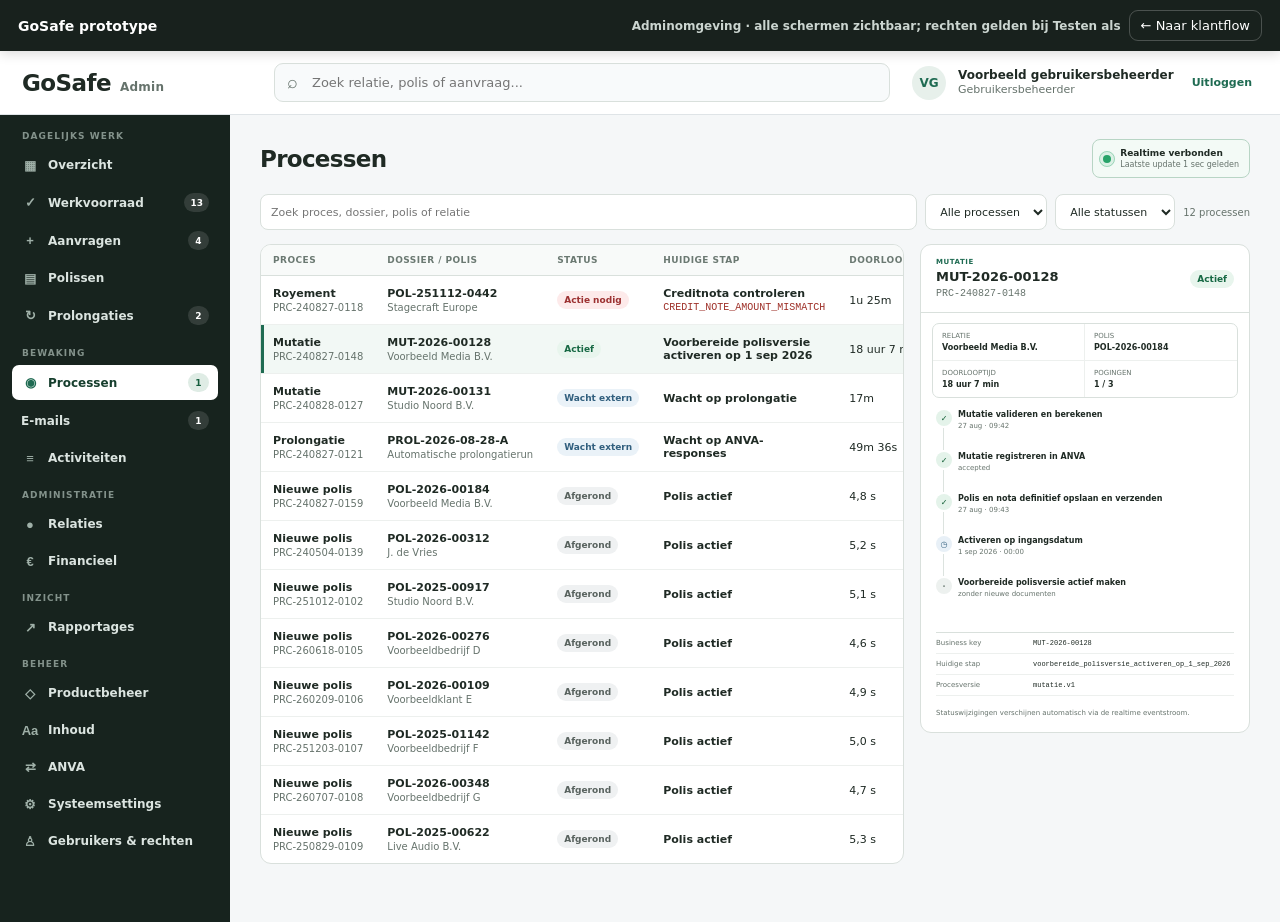
<file: process-monitor.html>
<!doctype html>
<html lang="nl">
<head>
  <meta charset="utf-8">
  <meta name="viewport" content="width=device-width, initial-scale=1">
  <title>GoSafe – procesmonitor</title>
  <meta http-equiv="refresh" content="0; url=admin.html#processes">
  <script>location.replace('admin.html#processes');</script>
</head>
<body>
  <p>De procesmonitor is onderdeel van GoSafe Admin. <a href="admin.html#processes">Open de procesmonitor</a>.</p>
</body>
</html>
</file>
<file: assets/prototype.css>
:root{
  --bg:#f4f6f3;
  --surface:#ffffff;
  --surface-2:#f8faf8;
  --text:#1f2a24;
  --muted:#66736c;
  --line:#d9e0dc;
  --brand:#1f6b52;
  --brand-2:#e7f1ec;
  --danger:#b64949;
  --warning:#8a6516;
  --shadow:0 16px 42px rgba(28,46,37,.10);
  --radius:16px;
}
*{box-sizing:border-box}
body{
  margin:0;
  font-family:Inter,ui-sans-serif,system-ui,-apple-system,BlinkMacSystemFont,"Segoe UI",sans-serif;
  color:var(--text);
  background:var(--bg);
}
button,input,select{font:inherit}
button{cursor:pointer}
.prototype-toolbar{
  position:sticky; top:0; z-index:20;
  display:flex; gap:12px; align-items:center; justify-content:space-between;
  padding:10px 18px;
  background:#18211d; color:#fff;
  box-shadow:0 2px 12px rgba(0,0,0,.16);
}
.prototype-toolbar strong{font-size:14px}
.toolbar-group{display:flex; gap:8px; flex-wrap:wrap}
.toolbar-btn{
  border:1px solid rgba(255,255,255,.22);
  background:transparent; color:#fff;
  border-radius:9px; padding:7px 11px; font-size:13px;
}
.toolbar-btn.active{background:#fff;color:#18211d;border-color:#fff}
.workspace{
  padding:28px;
  display:flex;
  justify-content:center;
}
.device{
  width:min(1180px,100%);
  min-height:780px;
  background:var(--surface);
  border:1px solid #cfd8d3;
  border-radius:20px;
  overflow:hidden;
  box-shadow:var(--shadow);
  transition:width .2s ease;
}
.device.mobile{
  width:390px;
  min-height:820px;
}
.app-header{
  min-height:72px;
  display:flex;
  align-items:center;
  justify-content:space-between;
  gap:16px;
  padding:0 30px;
  border-bottom:1px solid var(--line);
  background:var(--surface);
}
.brand-wrap{display:flex;align-items:center;gap:16px;min-width:0}
.brand{
  font-weight:800;
  letter-spacing:-.04em;
  font-size:27px;
  color:var(--brand);
  white-space:nowrap;
}
.header-divider{height:28px;width:1px;background:var(--line)}
.product-name{
  font-size:15px;
  font-weight:700;
  white-space:nowrap;
  overflow:hidden;
  text-overflow:ellipsis;
}
.header-badge{
  border:1px solid var(--line);
  border-radius:999px;
  padding:7px 11px;
  font-size:13px;
  color:var(--muted);
  background:var(--surface-2);
}
.main{
  max-width:1040px;
  margin:0 auto;
  padding:38px 34px 54px;
}
.page-heading{
  display:flex;
  align-items:flex-start;
  justify-content:space-between;
  gap:20px;
  margin-bottom:24px;
}
.page-heading h1{font-size:30px;line-height:1.1;margin:0 0 8px;letter-spacing:-.03em}
.page-heading p{margin:0;color:var(--muted);line-height:1.5;max-width:620px}
.btn{
  min-height:44px;
  border-radius:11px;
  border:1px solid var(--line);
  background:#fff;
  color:var(--text);
  padding:0 16px;
  font-weight:700;
}
.btn:hover{border-color:#aebbb4}
.btn-primary{background:var(--brand);border-color:var(--brand);color:#fff}
.btn-primary:disabled{background:#b7c2bc;border-color:#b7c2bc;cursor:not-allowed}
.btn-quiet{background:transparent}
.btn-link{
  border:0;background:transparent;padding:0;color:var(--brand);
  font-weight:700;min-height:auto;
}
.card{
  border:1px solid var(--line);
  border-radius:var(--radius);
  background:#fff;
}
.items-card{overflow:hidden}
.item-row{
  display:grid;
  grid-template-columns:minmax(0,1.8fr) minmax(150px,.8fr) minmax(125px,.55fr) auto;
  gap:18px;
  align-items:center;
  padding:20px 22px;
  border-bottom:1px solid var(--line);
}
.item-row:last-child{border-bottom:0}
.item-title{font-weight:800;font-size:16px;margin-bottom:4px}
.item-meta,.item-proof{font-size:13px;color:var(--muted);line-height:1.45}
.item-proof{margin-top:7px}
.money{font-weight:800;white-space:nowrap}
.actions{display:flex;gap:11px;align-items:center;justify-content:flex-end}
.icon-btn{
  width:38px;height:38px;border-radius:9px;border:1px solid var(--line);background:#fff;
  display:grid;place-items:center;color:var(--muted);font-size:15px;
}
.incomplete{
  padding:14px 16px;
  margin:0 22px 18px;
  border-radius:11px;
  background:#fff7e8;
  border:1px solid #ecd7a3;
  color:#6e5317;
  font-size:14px;
  display:none;
}
.section-title{font-size:18px;margin:0 0 14px}
.addons{padding:22px;margin-top:22px}
.addon{
  padding:17px 0;
  border-top:1px solid var(--line);
}
.addon:first-of-type{border-top:0;padding-top:3px}
.check-row{
  display:flex;align-items:flex-start;gap:12px;
}
.check-row input{margin-top:3px;width:18px;height:18px;accent-color:var(--brand)}
.check-copy{flex:1}
.check-copy strong{display:block;margin-bottom:4px}
.check-copy span{font-size:14px;color:var(--muted)}
.conditional{
  margin:13px 0 0 30px;
  display:none;
}
.conditional.visible{display:block}
.field-label{display:block;font-size:13px;font-weight:800;margin:0 0 7px}
.select,.input{
  width:100%;
  min-height:46px;
  border:1px solid #bfcac4;
  border-radius:10px;
  padding:0 13px;
  background:#fff;
  color:var(--text);
}
.select{
  appearance:auto;
}
.premium-card{
  margin-top:22px;
  padding:22px;
  display:grid;
  grid-template-columns:1fr 330px;
  gap:28px;
}
.premium-copy h2{font-size:18px;margin:0 0 7px}
.premium-copy p{margin:0;color:var(--muted);font-size:14px;line-height:1.5}
.breakdown{font-size:14px}
.breakdown-row{
  display:flex;justify-content:space-between;gap:18px;padding:7px 0;
}
.breakdown-row.muted{color:var(--muted)}
.breakdown-row.total{
  border-top:1px solid var(--line);margin-top:7px;padding-top:13px;font-weight:900;font-size:17px;
}
.footer-actions{
  display:flex;
  align-items:center;
  justify-content:space-between;
  gap:14px;
  margin-top:24px;
}
.footer-right{display:flex;gap:11px;align-items:center}
.close-hint{font-size:13px;color:var(--muted)}
.form-card{padding:26px}
.form-grid{
  display:grid;
  grid-template-columns:1fr 1fr;
  gap:20px;
}
.field.full{grid-column:1/-1}
.field small{display:block;margin-top:6px;color:var(--muted);line-height:1.35}
.amount-wrap{position:relative}
.amount-prefix{
  position:absolute;left:13px;top:50%;transform:translateY(-50%);font-weight:700;color:var(--muted)
}
.amount-wrap .input{padding-left:32px}
.receipt-box{
  margin-top:24px;
  padding:20px;
  background:var(--surface-2);
  border:1px solid var(--line);
  border-radius:13px;
}
.receipt-box h2{font-size:17px;margin:0 0 6px}
.receipt-box p{font-size:14px;color:var(--muted);margin:0 0 14px}
.custom-select{position:relative}
.custom-select-button{
  width:100%;
  min-height:46px;
  display:flex;align-items:center;justify-content:space-between;
  border:1px solid #bfcac4;border-radius:10px;background:#fff;padding:0 13px;text-align:left;
}
.custom-select-menu{
  display:none;
  position:absolute;left:0;right:0;top:52px;z-index:5;
  background:#fff;border:1px solid var(--line);border-radius:11px;
  box-shadow:0 14px 34px rgba(25,42,33,.14);
  overflow:hidden;
}
.custom-select.open .custom-select-menu{display:block}
.receipt-option{
  width:100%;border:0;border-bottom:1px solid var(--line);background:#fff;text-align:left;padding:12px 13px;
}
.receipt-option:last-child{border-bottom:0}
.receipt-option:hover{background:var(--surface-2)}
.receipt-option strong{display:block;font-size:14px}
.receipt-option span{font-size:12px;color:var(--muted)}
.receipt-actions{display:flex;gap:10px;margin-top:12px}
.form-actions{
  display:flex;justify-content:space-between;gap:12px;align-items:center;margin-top:26px;
}
.form-actions-right{display:flex;gap:10px}
.screen{display:none}
.screen.active{display:block}
.mobile .app-header{padding:0 18px;min-height:64px}
.mobile .brand{font-size:23px}
.mobile .header-divider{display:none}
.mobile .product-name{font-size:13px}
.mobile .header-badge{display:none}
.mobile .main{padding:24px 18px 38px}
.mobile .page-heading{display:block;margin-bottom:20px}
.mobile .page-heading h1{font-size:26px}
.mobile .page-heading .btn{margin-top:16px;width:100%}
.mobile .item-row{
  grid-template-columns:1fr auto;
  gap:12px;
  padding:18px;
}
.mobile .item-row > div:nth-child(2){grid-column:1/2}
.mobile .item-row > div:nth-child(3){grid-column:1/2}
.mobile .item-row .actions{grid-column:2;grid-row:1/4;flex-direction:column}
.mobile .addons{padding:18px}
.mobile .conditional{margin-left:30px}
.mobile .premium-card{grid-template-columns:1fr;padding:18px;gap:18px}
.mobile .footer-actions{display:block}
.mobile .footer-right{display:block}
.mobile .footer-right .btn{width:100%;margin-top:10px}
.mobile .close-hint{display:block;margin-bottom:8px}
.mobile .form-card{padding:18px}
.mobile .form-grid{grid-template-columns:1fr;gap:16px}
.mobile .field.full{grid-column:auto}
.mobile .receipt-actions{display:block}
.mobile .receipt-actions .btn{width:100%;margin-top:8px}
.mobile .form-actions{display:block}
.mobile .form-actions-right{display:block}
.mobile .form-actions .btn{width:100%;margin-top:9px}
.mobile .custom-select-menu{position:static;margin-top:8px}
@media (max-width:700px){
  .prototype-toolbar{align-items:flex-start;flex-direction:column}
  .workspace{padding:12px}
  .device{width:100%;border-radius:14px}
  .app-header{padding:0 18px;min-height:64px}
  .brand{font-size:23px}
  .header-divider{display:none}
  .product-name{font-size:13px}
  .header-badge{display:none}
  .main{padding:24px 18px 38px}
  .page-heading{display:block;margin-bottom:20px}
  .page-heading h1{font-size:26px}
  .page-heading .btn{margin-top:16px;width:100%}
  .item-row{grid-template-columns:1fr auto;gap:12px;padding:18px}
  .item-row > div:nth-child(2){grid-column:1/2}
  .item-row > div:nth-child(3){grid-column:1/2}
  .item-row .actions{grid-column:2;grid-row:1/4;flex-direction:column}
  .premium-card{grid-template-columns:1fr;padding:18px;gap:18px}
  .footer-actions{display:block}
  .footer-right{display:block}
  .footer-right .btn{width:100%;margin-top:10px}
  .form-card{padding:18px}
  .form-grid{grid-template-columns:1fr}
  .field.full{grid-column:auto}
  .form-actions{display:block}
  .form-actions-right{display:block}
  .form-actions .btn{width:100%;margin-top:9px}
  .custom-select-menu{position:static;margin-top:8px}
}

.header-context{
  font-size:13px;
  line-height:1.2;
  color:var(--muted);
  font-weight:800;
  letter-spacing:.06em;
  text-transform:uppercase;
}
.overview-layout{
  display:grid;
  grid-template-columns:minmax(0,1fr) 330px;
  gap:24px;
  align-items:start;
}
.overview-main{min-width:0}
.premium-aside{
  position:sticky;
  top:94px;
  padding:22px;
}
.premium-aside h2{font-size:19px;margin:0 0 18px}
.cart-kicker{
  font-size:12px;
  font-weight:800;
  letter-spacing:.05em;
  text-transform:uppercase;
  color:var(--muted);
  margin-bottom:5px;
}
.cart-status{
  margin:18px 0 0;
  padding:12px 13px;
  border-radius:10px;
  border:1px solid #ecd7a3;
  background:#fff7e8;
  color:#6e5317;
  font-size:13px;
  line-height:1.45;
}
.items-total{
  display:flex;
  align-items:center;
  justify-content:space-between;
  gap:16px;
  padding:16px 22px;
  background:var(--surface-2);
  border-top:1px solid var(--line);
  font-size:14px;
}
.items-total strong{font-size:16px}
.status-chip{
  display:inline-flex;
  align-items:center;
  min-height:25px;
  padding:0 8px;
  margin-top:7px;
  border-radius:999px;
  background:#fff7e8;
  color:#755711;
  border:1px solid #ecd7a3;
  font-size:12px;
  font-weight:800;
}
.incomplete-row{background:#fffdf7}
.incomplete-row .money{color:var(--muted);font-weight:700}
.empty-card{
  min-height:300px;
  display:grid;
  place-items:center;
  text-align:center;
  padding:48px 24px;
}
.empty-card-inner{max-width:440px}
.empty-icon{
  width:56px;height:56px;border-radius:50%;
  display:grid;place-items:center;margin:0 auto 18px;
  background:var(--brand-2);color:var(--brand);font-size:25px;font-weight:900;
}
.empty-card h2{font-size:22px;margin:0 0 8px}
.empty-card p{margin:0 auto 20px;color:var(--muted);line-height:1.5}
.cart-actions{margin-top:18px}
.cart-actions .btn{width:100%}
.mobile .overview-layout{grid-template-columns:1fr}
.mobile .premium-aside{position:static}
.mobile .header-context{font-size:11px}
@media (max-width:700px){
  .overview-layout{grid-template-columns:1fr}
  .premium-aside{position:static}
  .header-context{font-size:11px}
}


/* Jouw gegevens */
.customer-card{padding:26px}
.form-section{padding:0 0 26px;margin:0 0 26px;border-bottom:1px solid var(--line)}
.form-section:last-of-type{border-bottom:0;margin-bottom:0;padding-bottom:0}
.form-section-head{margin-bottom:18px}
.form-section-head h2{font-size:18px;margin:0 0 6px;letter-spacing:-.01em}
.form-section-head p{margin:0;color:var(--muted);font-size:14px;line-height:1.5}
.customer-type-grid{display:grid;grid-template-columns:1fr 1fr;gap:12px}
.customer-type-option{position:relative;display:block}
.customer-type-option input{position:absolute;opacity:0;pointer-events:none}
.customer-type-copy{display:flex;align-items:center;gap:12px;min-height:64px;padding:14px 16px;border:1px solid #bfcac4;border-radius:12px;background:#fff;font-weight:800;transition:.15s ease}
.customer-type-dot{width:20px;height:20px;border:2px solid #aab7b0;border-radius:50%;display:grid;place-items:center;flex:0 0 auto}
.customer-type-dot:after{content:"";width:10px;height:10px;border-radius:50%;background:var(--brand);transform:scale(0);transition:.15s ease}
.customer-type-option input:checked + .customer-type-copy{border-color:var(--brand);background:var(--brand-2);box-shadow:0 0 0 2px rgba(31,107,82,.08)}
.customer-type-option input:checked + .customer-type-copy .customer-type-dot{border-color:var(--brand)}
.customer-type-option input:checked + .customer-type-copy .customer-type-dot:after{transform:scale(1)}
.customer-conditional{display:none}
.customer-conditional.visible{display:block}
.customer-subhead{font-size:14px;font-weight:900;margin:22px 0 14px}
.lookup-row{display:grid;grid-template-columns:minmax(0,1fr) auto;gap:10px;align-items:end}
.lookup-state{min-height:22px;margin-top:7px;font-size:12px;color:var(--muted);line-height:1.4}
.lookup-state.success{color:var(--brand);font-weight:700}
.lookup-state.notice{color:#6e5317}
.input.invalid,.select.invalid{border-color:var(--danger);box-shadow:0 0 0 2px rgba(182,73,73,.07)}
.field-error{display:none;margin-top:6px;font-size:12px;color:var(--danger);font-weight:700;line-height:1.35}
.field-error.visible{display:block}
.payment-callout{padding:14px 16px;margin-bottom:18px;border-radius:11px;background:var(--surface-2);border:1px solid var(--line);font-size:14px;color:var(--muted);line-height:1.5}
.payment-callout strong{color:var(--text)}
.sepa-box{margin-top:18px;padding:15px 16px;border:1px solid var(--line);border-radius:11px;background:#fff}
.sepa-box .check-row{margin:0}
.sepa-box .check-copy strong{margin:0;font-size:14px;line-height:1.45}
.screen-footer{display:flex;justify-content:flex-end;align-items:center;gap:16px;margin-top:24px}
.screen-footer-actions{display:flex;gap:10px}
.customer-grid{display:grid;grid-template-columns:repeat(12,minmax(0,1fr));gap:18px 16px}
.customer-grid .span-2{grid-column:span 2}
.customer-grid .span-3{grid-column:span 3}
.customer-grid .span-4{grid-column:span 4}
.customer-grid .span-5{grid-column:span 5}
.customer-grid .span-6{grid-column:span 6}
.customer-grid .span-7{grid-column:span 7}
.customer-grid .span-8{grid-column:span 8}
.customer-grid .span-12{grid-column:1/-1}
.customer-grid .field{min-width:0}
.address-grid .address-lookup-row:has(.lookup-state:empty){display:none}
.address-grid .address-lookup-row .lookup-state{margin-top:-2px}
.customer-intro-note{font-size:13px;color:var(--muted);margin-top:8px}
.outfall-backdrop{display:none;position:fixed;inset:0;z-index:50;background:rgba(18,28,23,.48);padding:22px;align-items:center;justify-content:center}
.outfall-backdrop.visible{display:flex}
.outfall-dialog{width:min(480px,100%);background:#fff;border-radius:18px;border:1px solid var(--line);box-shadow:0 24px 70px rgba(18,28,23,.25);padding:26px}
.outfall-icon{width:44px;height:44px;border-radius:50%;display:grid;place-items:center;background:#fff7e8;color:#755711;font-weight:900;margin-bottom:15px}
.outfall-dialog h2{font-size:22px;margin:0 0 8px;letter-spacing:-.02em}
.outfall-dialog p{margin:0;color:var(--muted);line-height:1.55}
.outfall-actions{display:flex;justify-content:flex-end;margin-top:22px}
.prototype-success{display:none;margin-top:14px;padding:12px 14px;border-radius:10px;background:var(--brand-2);color:var(--brand);font-size:13px;font-weight:800}
.prototype-success.visible{display:block}
.mobile .customer-card{padding:18px}
.mobile .customer-type-grid{grid-template-columns:1fr}
.mobile .screen-footer{display:block}
.mobile .screen-footer-actions{display:block}
.mobile .screen-footer-actions .btn{width:100%;margin-top:9px}
.mobile .customer-grid{grid-template-columns:1fr}
.mobile .customer-grid > .field{grid-column:auto}
@media (max-width:700px){
  .customer-card{padding:18px}
  .customer-type-grid{grid-template-columns:1fr}
  .screen-footer{display:block}
  .screen-footer-actions{display:block}
  .screen-footer-actions .btn{width:100%;margin-top:9px}
  .customer-grid{grid-template-columns:1fr}
  .customer-grid > .field{grid-column:auto}
}

/* Controleren & afsluiten */
.close-layout{display:grid;grid-template-columns:minmax(0,1fr) 310px;gap:24px;align-items:start}
.close-main{min-width:0}
.close-card{padding:24px;margin-bottom:20px}
.close-card h2{font-size:18px;margin:0 0 6px;letter-spacing:-.01em}
.close-card-head{display:flex;justify-content:space-between;align-items:flex-start;gap:16px;margin-bottom:18px}
.close-card-head p{margin:0;color:var(--muted);font-size:14px;line-height:1.5}
.close-date-row{display:grid;grid-template-columns:minmax(210px,280px) 1fr;gap:18px;align-items:end}
.close-date-help{font-size:13px;color:var(--muted);line-height:1.45;padding-bottom:11px}
.review-items{border:1px solid var(--line);border-radius:12px;overflow:hidden}
.review-item{display:grid;grid-template-columns:minmax(0,1.5fr) 125px 115px 105px;gap:14px;align-items:center;padding:16px 18px;border-bottom:1px solid var(--line)}
.review-item:last-child{border-bottom:0}
.review-item strong{font-size:14px}
.review-item small{display:block;color:var(--muted);font-size:12px;margin-top:3px}
.review-value{font-size:13px;font-weight:800;white-space:nowrap}
.review-label{font-size:11px;color:var(--muted);font-weight:700;margin-bottom:3px}
.review-footer{display:flex;justify-content:space-between;gap:14px;align-items:center;margin-top:14px;color:var(--muted);font-size:13px}
.review-footer strong{color:var(--text)}
.coverage-summary{display:grid;gap:10px}
.coverage-line{display:flex;justify-content:space-between;gap:16px;padding:12px 14px;border-radius:10px;background:var(--surface-2);font-size:14px}
.coverage-line span:last-child{font-weight:800}
.close-premium{position:sticky;top:92px;padding:24px}
.close-premium .price-kicker{font-size:12px;color:var(--muted);font-weight:800;text-transform:uppercase;letter-spacing:.06em}
.close-premium .big-price{font-size:31px;font-weight:900;letter-spacing:-.04em;margin:5px 0 2px}
.close-premium .per-year{font-size:13px;color:var(--muted);margin-bottom:18px}
.close-premium .breakdown{margin-top:0}
.close-premium .btn{width:100%;margin-top:18px;min-height:50px}
.close-reassurance{font-size:12px;line-height:1.5;color:var(--muted);margin-top:12px;text-align:center}
.statement-box{padding:15px 16px;border:1px solid var(--line);border-radius:11px;background:#fff;margin-top:12px}
.statement-box:first-of-type{margin-top:0}
.statement-box .check-copy strong{font-size:14px;line-height:1.45;margin:0}
.legal-links{font-size:13px;color:var(--muted);line-height:1.5;margin-top:10px}
.legal-links a{color:var(--brand);font-weight:700;text-decoration:none}
.slot-question{border:1px solid var(--line);border-radius:12px;padding:16px 18px}
.slot-question p{margin:0 0 13px;font-size:14px;line-height:1.5;font-weight:700}
.answer-pills{display:flex;gap:10px}
.answer-pill{position:relative}
.answer-pill input{position:absolute;opacity:0}
.answer-pill span{display:block;min-width:72px;text-align:center;border:1px solid #bfcac4;border-radius:9px;padding:9px 14px;font-weight:800;background:#fff}
.answer-pill input:checked + span{border-color:var(--brand);background:var(--brand-2);color:var(--brand)}
.slot-backdrop{display:none;position:fixed;inset:0;z-index:55;background:rgba(18,28,23,.48);padding:22px;align-items:center;justify-content:center}
.slot-backdrop.visible{display:flex}
.slot-dialog{width:min(500px,100%);background:#fff;border-radius:18px;border:1px solid var(--line);box-shadow:0 24px 70px rgba(18,28,23,.25);padding:26px}
.slot-dialog h2{font-size:22px;margin:0 0 8px;letter-spacing:-.02em}
.slot-dialog p{margin:0;color:var(--muted);line-height:1.55}
.slot-actions{display:flex;justify-content:flex-end;margin-top:22px}
.close-error{display:none;font-size:12px;font-weight:700;color:var(--danger);margin-top:8px}
.close-error.visible{display:block}
.mobile .close-layout{grid-template-columns:1fr}
.mobile .close-premium{position:static}
.mobile .review-item{grid-template-columns:1fr 1fr;gap:11px 16px}
.mobile .review-item > div:first-child{grid-column:1/-1}
.mobile .close-date-row{grid-template-columns:1fr}
@media(max-width:700px){.close-layout{grid-template-columns:1fr}.close-premium{position:static}.review-item{grid-template-columns:1fr 1fr}.review-item>div:first-child{grid-column:1/-1}.close-date-row{grid-template-columns:1fr}}


/* Compact afsluitscherm v2 */
.close-v2{max-width:1040px}
.close-v2 .close-card{padding:20px;margin-bottom:16px}
.close-v2 .close-card-head{margin-bottom:14px}
.summary-card{padding:0!important;overflow:hidden}
.summary-head{display:flex;align-items:center;justify-content:space-between;gap:14px;padding:18px 20px;border-bottom:1px solid var(--line)}
.summary-head h2{font-size:18px;margin:0 0 3px}
.summary-head p{font-size:12px;color:var(--muted);margin:0}
.summary-items{padding:2px 20px}
.summary-item{display:grid;grid-template-columns:minmax(0,1fr) 120px 105px 105px;gap:12px;align-items:center;padding:12px 0;border-bottom:1px solid var(--line)}
.summary-item:last-child{border-bottom:0}
.summary-item-name strong{display:block;font-size:13px}
.summary-item-name small{display:block;color:var(--muted);font-size:11px;margin-top:2px}
.summary-mini-label{font-size:10px;color:var(--muted);font-weight:700;margin-bottom:2px}
.summary-mini-value{font-size:12px;font-weight:800;white-space:nowrap}
.summary-bottom{display:grid;grid-template-columns:minmax(0,1fr) minmax(310px,.8fr);border-top:1px solid var(--line);background:var(--surface-2)}
.summary-block{padding:16px 20px}
.summary-block + .summary-block{border-left:1px solid var(--line)}
.summary-block h3{font-size:12px;margin:0 0 9px;text-transform:uppercase;letter-spacing:.04em;color:var(--muted)}
.summary-addon-line{display:flex;justify-content:space-between;gap:12px;font-size:12px;line-height:1.4;margin:5px 0}
.summary-addon-line strong{white-space:nowrap}
.summary-costs{display:grid;gap:5px}
.summary-cost-row{display:flex;justify-content:space-between;gap:16px;font-size:12px}
.summary-cost-row.total{margin-top:5px;padding-top:8px;border-top:1px solid var(--line);font-size:15px;align-items:baseline}
.summary-cost-row.total span{font-weight:900}
.summary-cost-row.total strong{font-size:20px;color:var(--brand);letter-spacing:-.02em}
.summary-payline{font-size:11px;color:var(--muted);margin-top:2px;text-align:right}
.slot-card{padding:20px!important}
.slot-card .close-card-head{margin-bottom:10px}
.slot-group-title{font-size:12px;font-weight:900;color:var(--text);margin:14px 0 5px}
.slot-group-title:first-of-type{margin-top:2px}
.slot-list{border:1px solid var(--line);border-radius:11px;overflow:hidden}
.slot-row{display:grid;grid-template-columns:minmax(0,1fr) auto;gap:14px;align-items:center;padding:11px 13px;border-bottom:1px solid var(--line);background:#fff}
.slot-row:last-child{border-bottom:0}
.slot-row p{margin:0;font-size:12px;line-height:1.4;font-weight:650}
.slot-row .answer-pills{gap:6px;flex-shrink:0}
.slot-row .answer-pill span{min-width:52px;padding:6px 10px;border-radius:8px;font-size:12px}
.slot-explanation{display:none;grid-column:1/-1;padding-top:2px}
.slot-explanation.visible{display:block}
.slot-explanation label{display:block;font-size:11px;font-weight:800;margin-bottom:5px}
.slot-explanation textarea{width:100%;min-height:72px;resize:vertical;border:1px solid #bfcac4;border-radius:9px;padding:9px 10px;font:inherit;font-size:12px;line-height:1.4;background:#fff;color:var(--text)}
.slot-explanation textarea:focus{outline:none;border-color:var(--brand);box-shadow:0 0 0 3px rgba(35,119,84,.09)}
.slot-explanation textarea.invalid{border-color:var(--danger);box-shadow:0 0 0 3px rgba(176,54,54,.08)}
.acceptance-notice{display:none;margin-top:12px;padding:12px 14px;border:1px solid #d9b96a;border-radius:10px;background:#fff8e7;font-size:12px;line-height:1.45;color:#665322}
.acceptance-notice.visible{display:block}
.acceptance-notice strong{display:block;color:#4f421e;margin-bottom:2px}
.digital-notice{margin-top:12px;padding:10px 12px;border-radius:9px;background:var(--surface-2);font-size:11.5px;font-weight:700;line-height:1.4}
.fine-print{margin-top:10px;border:1px solid var(--line);border-radius:10px;background:#fff}
.fine-print summary{cursor:pointer;list-style:none;padding:11px 13px;font-size:11.5px;font-weight:900;color:var(--text)}
.fine-print summary::-webkit-details-marker{display:none}
.fine-print summary:after{content:'+';float:right;color:var(--muted);font-size:16px;line-height:12px}
.fine-print[open] summary:after{content:'–'}
.fine-print-body{border-top:1px solid var(--line);padding:12px 13px 8px;color:#66736d;font-size:10.5px;line-height:1.48}
.fine-print-body p{margin:0 0 9px}
.fine-print-body ul{margin:4px 0 10px 17px;padding:0}
.fine-print-body li{margin:2px 0}
.final-consent-box{margin-top:12px;padding:13px 14px;border:1px solid var(--line);border-radius:10px;background:#fff}
.final-consent-box .check-copy strong{font-size:12px;line-height:1.4}
.final-close-bar{display:flex;justify-content:space-between;align-items:center;gap:14px;margin-top:14px}
.final-close-bar .close-reassurance{margin:0;text-align:left;max-width:620px}
.final-close-bar .btn{min-width:210px}
.mobile .summary-bottom{grid-template-columns:1fr}
.mobile .summary-block + .summary-block{border-left:0;border-top:1px solid var(--line)}
.mobile .summary-item{grid-template-columns:1fr 1fr 1fr}
.mobile .summary-item-name{grid-column:1/-1}
.mobile .slot-row{grid-template-columns:1fr}
.mobile .final-close-bar{display:block}
.mobile .final-close-bar .btn{width:100%;margin-top:12px}
@media(max-width:700px){
  .summary-bottom{grid-template-columns:1fr}
  .summary-block + .summary-block{border-left:0;border-top:1px solid var(--line)}
  .summary-item{grid-template-columns:1fr 1fr 1fr}
  .summary-item-name{grid-column:1/-1}
  .slot-row{grid-template-columns:1fr}
  .final-close-bar{display:block}
  .final-close-bar .btn{width:100%;margin-top:12px}
}


/* Afronding & Mijn GoSafe */
.thanks-shell,.auth-shell{max-width:620px;margin:60px auto 20px;text-align:center}
.thanks-card,.auth-card{padding:34px!important}
.success-mark{width:54px;height:54px;margin:0 auto 18px;border-radius:50%;display:grid;place-items:center;background:#eaf5ef;color:var(--brand);font-size:26px;font-weight:900}
.thanks-card h1,.auth-card h1{font-size:30px;letter-spacing:-.03em;margin:0 0 10px}
.thanks-card p,.auth-card>p{max-width:500px;margin:0 auto 22px;color:var(--muted);line-height:1.55}
.thanks-actions{display:flex;justify-content:center;gap:10px;margin-top:20px}
.auth-card{text-align:left;max-width:500px;margin:0 auto}
.auth-card h1{text-align:center}
.auth-card>p{text-align:center}
.auth-form{margin-top:24px}
.auth-form .btn{width:100%;margin-top:12px}
.auth-method-switch{display:grid;grid-template-columns:1fr 1fr;gap:8px;margin:18px 0 20px;padding:5px;background:var(--surface-2);border-radius:12px}
.auth-method{appearance:none;border:0;background:transparent;border-radius:8px;padding:10px 12px;font:inherit;font-size:13px;font-weight:800;color:var(--muted);cursor:pointer}
.auth-method.active{background:#fff;color:var(--text);box-shadow:0 1px 4px rgba(0,0,0,.08)}
.auth-message{margin:12px 0 0;padding:10px 12px;border-radius:9px;background:var(--surface-2);font-size:12px;color:var(--muted);line-height:1.45}
.auth-code-input{font-size:23px!important;letter-spacing:.28em;text-align:center;font-weight:800}
.auth-secondary{display:flex;justify-content:center;gap:8px;flex-wrap:wrap;margin-top:10px}
.auth-secondary .btn-link{font-size:12px}
.auth-error{display:none;color:var(--danger);font-size:12px;margin-top:7px}
.auth-error.visible{display:block}
.portal-shell{min-height:690px;background:#fff;overflow:hidden;display:flex;flex-direction:column}
.device.portal-mode{width:min(1180px,100%);min-height:690px;border:0;border-radius:0;box-shadow:none;background:#fff;overflow:visible}
.device.portal-mode>.app-header{display:none}
.device.portal-mode>.main{max-width:none;margin:0;padding:0}
.device.portal-mode.mobile{width:390px}

.portal-header{height:66px;padding:0 22px;display:flex;align-items:center;justify-content:space-between;gap:20px;border-bottom:1px solid var(--line);background:#fff}
.portal-brand{font-size:24px;font-weight:900;letter-spacing:-.04em}.portal-user{display:flex;align-items:center;gap:12px}.portal-user-copy{display:flex;align-items:center;gap:7px;font-size:12px;color:var(--muted)}.portal-user-copy strong{color:var(--text);font-weight:800}.portal-online-dot{width:8px;height:8px;border-radius:50%;background:var(--brand);display:inline-block}
.portal-body{display:grid;grid-template-columns:220px minmax(0,1fr);flex:1;min-height:540px}
.portal-sidebar{display:flex;flex-direction:column;background:var(--surface-2);border-right:1px solid var(--line);padding:20px 14px}
.portal-sidebar-title{padding:0 10px 12px;color:var(--muted);font-size:11px;font-weight:900;letter-spacing:.08em;text-transform:uppercase}
.portal-menu{display:flex;flex-direction:column;gap:4px}
.portal-menu a{display:flex;align-items:center;padding:11px 12px;border-radius:9px;color:var(--text);font-size:13px;font-weight:750;text-decoration:none}
.portal-menu a:hover{background:#fff}.portal-menu a.active{background:#fff;color:var(--brand);box-shadow:0 1px 3px rgba(0,0,0,.05)}
.portal-sidebar-help{margin-top:auto;padding:18px 10px 2px;border-top:1px solid var(--line);font-size:12px;color:var(--muted);line-height:1.5}
.portal-sidebar-help a{color:var(--brand);font-weight:800;text-decoration:none}
.portal-main{display:flex;flex-direction:column;min-width:0;background:#fff}
.portal-page-header{padding:26px 30px 18px;border-bottom:1px solid var(--line)}.portal-page-header h1{margin:0;font-size:24px;letter-spacing:-.025em}.portal-page-header p{margin:5px 0 0;color:var(--muted);font-size:13px}
.portal-content-spacer{flex:1;min-height:380px;background:linear-gradient(180deg,#fff 0%,#fcfdfd 100%)}
.portal-footer{display:flex;align-items:center;justify-content:space-between;gap:20px;padding:16px 30px;border-top:1px solid var(--line);font-size:12px;color:var(--muted)}
.portal-footer-links{display:flex;gap:16px;flex-wrap:wrap}.portal-footer a{color:var(--brand);font-weight:800;text-decoration:none}

.portal-page{display:none;flex:1;min-height:0}.portal-page.active{display:block}
.portal-page-inner{padding:26px 30px 34px;max-width:980px}
.portal-page-title{display:flex;align-items:flex-start;justify-content:space-between;gap:18px;margin-bottom:20px}.portal-page-title h1{margin:0;font-size:25px;letter-spacing:-.03em}.portal-page-title p{margin:6px 0 0;color:var(--muted);font-size:13px;line-height:1.5}.portal-page-actions{display:flex;gap:8px;flex-wrap:wrap}
.portal-card{border:1px solid var(--line);border-radius:14px;background:#fff;margin-bottom:16px;overflow:hidden}.portal-card-head{display:flex;align-items:flex-start;justify-content:space-between;gap:16px;padding:18px 20px;border-bottom:1px solid var(--line)}.portal-card-head h2{margin:0;font-size:16px}.portal-card-head p{margin:4px 0 0;color:var(--muted);font-size:12px}.portal-card-body{padding:18px 20px}
.portal-policy-top{display:grid;grid-template-columns:minmax(0,1fr) auto;gap:20px;align-items:start}.portal-product-name{font-size:20px;font-weight:900;letter-spacing:-.025em}.portal-policy-number{margin-top:4px;color:var(--muted);font-size:12px}.portal-status-chip{display:inline-flex;align-items:center;gap:7px;border-radius:999px;padding:7px 10px;background:#eaf8f0;color:#167447;font-size:12px;font-weight:900}.portal-status-chip:before{content:'';width:7px;height:7px;border-radius:50%;background:currentColor}.portal-status-chip.pending{background:#fff6df;color:#956700}
.portal-summary-grid{display:grid;grid-template-columns:repeat(4,minmax(0,1fr));gap:14px;margin-top:20px}.portal-summary-stat{padding-top:14px;border-top:1px solid var(--line)}.portal-summary-stat span{display:block;color:var(--muted);font-size:11px;font-weight:750;margin-bottom:5px}.portal-summary-stat strong{font-size:13px}.portal-price-band{display:flex;align-items:flex-end;justify-content:space-between;gap:18px;margin-top:18px;padding:15px 16px;border-radius:11px;background:var(--surface-2)}.portal-price-band span{font-size:12px;color:var(--muted)}.portal-price-band strong{display:block;margin-top:2px;font-size:21px;letter-spacing:-.025em}
.portal-item-row{display:grid;grid-template-columns:minmax(0,1.5fr) minmax(120px,.55fr) minmax(120px,.55fr) auto;gap:16px;align-items:center;padding:15px 0;border-bottom:1px solid var(--line)}.portal-item-row:last-child{border-bottom:0}.portal-item-title{font-weight:850;font-size:13px}.portal-item-sub{margin-top:3px;color:var(--muted);font-size:11px}.portal-item-meta span{display:block;color:var(--muted);font-size:10px;font-weight:750;margin-bottom:4px;text-transform:uppercase;letter-spacing:.04em}.portal-item-meta strong{font-size:12px}.portal-row-actions{display:flex;gap:6px}.portal-link-btn{appearance:none;border:0;background:transparent;color:var(--brand);font:inherit;font-size:12px;font-weight:850;cursor:pointer;padding:7px 5px}.portal-link-btn.danger{color:var(--danger)}
.portal-addon-row{display:grid;grid-template-columns:minmax(0,1fr) auto auto;gap:16px;align-items:center;padding:13px 0;border-bottom:1px solid var(--line)}.portal-addon-row:last-child{border-bottom:0}.portal-addon-row strong{font-size:13px}.portal-addon-row small{display:block;color:var(--muted);margin-top:3px}.portal-addon-state{font-size:12px;font-weight:850;color:var(--muted)}.portal-addon-state.on{color:#167447}
.portal-section-actions{display:flex;align-items:center;justify-content:space-between;gap:14px;padding-top:14px;margin-top:3px;border-top:1px solid var(--line)}.portal-section-actions .muted{font-size:11px;color:var(--muted)}
.portal-mutation-panel{display:none;margin-top:16px;padding:16px;border-radius:11px;background:var(--surface-2)}.portal-mutation-panel.visible{display:block}.portal-mutation-panel h3{margin:0 0 13px;font-size:14px}.portal-edit-grid{display:grid;grid-template-columns:repeat(12,1fr);gap:12px}.portal-edit-grid .field{margin:0}.portal-edit-grid .span-3{grid-column:span 3}.portal-edit-grid .span-4{grid-column:span 4}.portal-edit-grid .span-5{grid-column:span 5}.portal-edit-grid .span-6{grid-column:span 6}.portal-edit-grid .span-7{grid-column:span 7}.portal-edit-grid .span-8{grid-column:span 8}.portal-edit-grid .span-12{grid-column:span 12}.portal-form-actions{display:flex;justify-content:flex-end;gap:8px;margin-top:14px}
.portal-stop{margin-top:26px;padding-top:20px;border-top:1px solid var(--line)}.portal-stop h3{margin:0 0 4px;font-size:14px}.portal-stop p{margin:0 0 8px;color:var(--muted);font-size:12px}
.portal-data-list{display:grid;grid-template-columns:1fr 1fr;column-gap:32px}.portal-data-row{padding:12px 0;border-bottom:1px solid var(--line)}.portal-data-row span{display:block;font-size:10px;font-weight:800;color:var(--muted);text-transform:uppercase;letter-spacing:.04em;margin-bottom:4px}.portal-data-row strong{font-size:13px}.portal-data-row.full{grid-column:1/-1}.portal-profile-edit{display:none}.portal-profile-edit.visible{display:block}.portal-profile-view.hidden{display:none}.portal-inline-note{margin-top:12px;padding:10px 12px;border-radius:9px;background:var(--surface-2);font-size:11px;color:var(--muted);line-height:1.45}
.portal-placeholder{padding:50px 30px;color:var(--muted);font-size:13px}.portal-placeholder h1{color:var(--text);margin:0 0 8px;font-size:24px}.portal-placeholder p{max-width:520px;line-height:1.55}
.portal-insurance-reuse .overview-layout{margin-top:0}.portal-insurance-reuse .page-heading{margin-bottom:16px}.portal-insurance-reuse .premium-aside{top:20px}.portal-policy-period{display:grid;grid-template-columns:1.1fr .75fr 1fr 1fr;gap:0;margin:0 0 18px;border:1px solid var(--line);border-radius:12px;background:#fff;overflow:hidden}.portal-policy-period-item{padding:13px 15px;border-right:1px solid var(--line)}.portal-policy-period-item:last-child{border-right:0}.portal-policy-period-item span{display:block;color:var(--muted);font-size:10px;font-weight:800;text-transform:uppercase;letter-spacing:.045em;margin-bottom:4px}.portal-policy-period-item strong{font-size:12px}.portal-policy-period-item .active-value{color:#167447}.portal-mutation-summary{display:none;margin-top:16px;padding-top:16px;border-top:1px solid var(--line)}.portal-mutation-summary.visible{display:block}.portal-mutation-summary h3{margin:0 0 3px;font-size:14px}.portal-mutation-summary>p{margin:0 0 13px;color:var(--muted);font-size:11px;line-height:1.45}.portal-mutation-date{margin-bottom:14px}.portal-mutation-date .field-label{margin-bottom:6px}.portal-mutation-date input{width:100%}.portal-mutation-lines{padding:12px 0;border-top:1px solid var(--line);border-bottom:1px solid var(--line)}.portal-mutation-line{display:flex;justify-content:space-between;gap:14px;padding:5px 0;font-size:11px}.portal-mutation-line span{color:var(--muted)}.portal-mutation-line strong{white-space:nowrap}.portal-mutation-line.emphasis{padding-top:9px;margin-top:5px;border-top:1px solid var(--line);font-size:12px}.portal-mutation-total{display:flex;justify-content:space-between;align-items:flex-end;gap:14px;padding-top:13px}.portal-mutation-total span{font-size:12px;font-weight:850}.portal-mutation-total strong{font-size:19px;letter-spacing:-.02em}.portal-mutation-note{margin-top:8px;color:var(--muted);font-size:10px;line-height:1.45}
.portal-lock-banner{display:none;margin:0 0 18px;padding:14px 16px;border:1px solid #efd49a;border-radius:12px;background:#fff8e7;color:#5b4520;font-size:12px;line-height:1.5}.portal-lock-banner.visible{display:block}.portal-lock-banner strong{display:block;margin-bottom:3px;font-size:13px;color:#3f321b}.portal-locked .addons input,.portal-locked .addons select{pointer-events:none;opacity:.62}.portal-locked .item-row .actions{display:none}.portal-locked .portal-stop{display:none}.portal-locked .portal-mutation-summary,.portal-locked .cart-actions{display:none!important}.portal-locked #portalAddItem{display:none}.cart-actions.portal-mutation-actions{display:flex;gap:8px}.cart-actions.portal-mutation-actions .btn{flex:1}.portal-item-reuse .form-card{max-width:none}.portal-item-reuse .form-actions{margin-top:22px}.mobile .portal-insurance-reuse .overview-layout{grid-template-columns:1fr}.mobile .portal-insurance-reuse .premium-aside{position:static}.mobile .portal-item-reuse .form-grid{grid-template-columns:1fr}.mobile .portal-policy-period{grid-template-columns:1fr 1fr}.mobile .portal-policy-period-item:nth-child(2){border-right:0}.mobile .portal-policy-period-item:nth-child(-n+2){border-bottom:1px solid var(--line)}

.portal-archive-year{margin:22px 0 10px;font-size:13px;font-weight:900;color:var(--text)}
.portal-archive-card{border:1px solid var(--line);border-radius:14px;background:#fff;overflow:hidden;margin-bottom:16px}
.portal-doc-row{display:grid;grid-template-columns:minmax(0,1.35fr) minmax(120px,.65fr) minmax(110px,.55fr) auto;gap:18px;align-items:center;padding:16px 18px;border-bottom:1px solid var(--line)}
.portal-doc-row:last-child{border-bottom:0}.portal-doc-main{display:flex;gap:12px;align-items:flex-start}.portal-doc-icon{width:36px;height:36px;border-radius:9px;background:var(--surface-2);display:grid;place-items:center;font-size:11px;font-weight:900;color:var(--brand);flex:0 0 auto}.portal-doc-title{font-size:13px;font-weight:850}.portal-doc-sub{font-size:11px;color:var(--muted);margin-top:3px}.portal-doc-meta span{display:block;font-size:10px;font-weight:800;color:var(--muted);text-transform:uppercase;letter-spacing:.04em;margin-bottom:4px}.portal-doc-meta strong{font-size:12px}.portal-doc-status{display:inline-flex;padding:5px 8px;border-radius:999px;background:#eaf8f0;color:#167447;font-size:10px;font-weight:900}.portal-doc-status.neutral{background:var(--surface-2);color:var(--muted)}
.portal-receipt-list{border:1px solid var(--line);border-radius:14px;background:#fff;overflow:hidden}.portal-receipt-row{display:grid;grid-template-columns:minmax(0,1.25fr) minmax(180px,.8fr) minmax(115px,.5fr) auto;gap:18px;align-items:center;padding:16px 18px;border-bottom:1px solid var(--line)}.portal-receipt-row:last-child{border-bottom:0}.portal-receipt-file{font-size:13px;font-weight:850}.portal-receipt-sub{font-size:11px;color:var(--muted);margin-top:3px}.portal-item-chips{display:flex;flex-wrap:wrap;gap:6px}.portal-item-chip{display:inline-flex;padding:5px 8px;border-radius:999px;background:var(--surface-2);font-size:10px;font-weight:800;color:var(--text)}
.portal-upload-panel{display:none;margin:0 0 18px;border:1px solid var(--line);border-radius:14px;background:#fff;overflow:hidden}.portal-upload-panel.visible{display:block}.portal-upload-head{padding:17px 18px;border-bottom:1px solid var(--line);display:flex;justify-content:space-between;gap:16px;align-items:flex-start}.portal-upload-head h2{margin:0;font-size:16px}.portal-upload-head p{margin:4px 0 0;color:var(--muted);font-size:12px}.portal-upload-body{padding:18px}.portal-file-pick{display:flex;align-items:center;gap:10px;padding:13px;border:1px dashed var(--line);border-radius:10px;background:var(--surface-2);margin-bottom:16px}.portal-file-pick strong{font-size:12px}.portal-file-pick span{font-size:11px;color:var(--muted)}.portal-item-select-title{font-size:12px;font-weight:850;margin-bottom:8px}.portal-item-select{display:grid;grid-template-columns:1fr 1fr;gap:8px}.portal-select-item{display:flex;gap:9px;align-items:flex-start;padding:11px;border:1px solid var(--line);border-radius:10px;cursor:pointer}.portal-select-item input{margin-top:2px}.portal-select-item strong{display:block;font-size:12px}.portal-select-item span{display:block;font-size:10px;color:var(--muted);margin-top:2px}.portal-upload-note{margin-top:12px;font-size:11px;color:var(--muted);line-height:1.45}.portal-upload-actions{display:flex;justify-content:flex-end;gap:8px;margin-top:16px}
.mobile .portal-doc-row,.mobile .portal-receipt-row{grid-template-columns:1fr}.mobile .portal-doc-meta{display:flex;justify-content:space-between;gap:10px}.mobile .portal-item-select{grid-template-columns:1fr}

.mobile .portal-page-inner{padding:20px 16px 28px}.mobile .portal-page-title{flex-direction:column}.mobile .portal-summary-grid{grid-template-columns:1fr 1fr}.mobile .portal-policy-top{grid-template-columns:1fr}.mobile .portal-price-band{align-items:flex-start;flex-direction:column}.mobile .portal-item-row{grid-template-columns:1fr 1fr}.mobile .portal-item-row .portal-item-main{grid-column:1/-1}.mobile .portal-row-actions{justify-content:flex-end}.mobile .portal-addon-row{grid-template-columns:1fr auto}.mobile .portal-addon-row .portal-row-actions{grid-column:1/-1}.mobile .portal-data-list{grid-template-columns:1fr}.mobile .portal-data-row.full{grid-column:auto}.mobile .portal-edit-grid{grid-template-columns:1fr}.mobile .portal-edit-grid [class*="span-"]{grid-column:auto}
.mobile .thanks-shell,.mobile .auth-shell{margin-top:28px}.mobile .portal-body{grid-template-columns:1fr}.mobile .portal-sidebar{border-right:0;border-bottom:1px solid var(--line)}.mobile .portal-menu{display:grid;grid-template-columns:1fr 1fr}.mobile .portal-sidebar-help{display:none}.mobile .portal-page-header{padding:22px 18px}.mobile .portal-footer{padding:16px 18px;align-items:flex-start;flex-direction:column}
@media(max-width:700px){.thanks-shell,.auth-shell{margin-top:28px}.thanks-card,.auth-card{padding:24px!important}.portal-header{height:auto;padding:14px 16px;align-items:flex-start}.portal-user{align-items:flex-end;flex-direction:column}.portal-user-copy{font-size:11px}.portal-body{grid-template-columns:1fr}.portal-sidebar{border-right:0;border-bottom:1px solid var(--line);padding:12px}.portal-sidebar-title{display:none}.portal-menu{display:grid;grid-template-columns:1fr 1fr}.portal-menu a{padding:10px}.portal-sidebar-help{display:none}.portal-page-header{padding:20px 16px}.portal-footer{padding:15px 16px;align-items:flex-start;flex-direction:column}.portal-content-spacer{min-height:300px}}



/* GoSafe Admin */
.device.admin-mode{width:min(1440px,100%);min-height:800px;border:0;border-radius:0;box-shadow:none;background:#f5f7f8;overflow:visible}
.device.admin-mode>.app-header{display:none}
.device.admin-mode>.main{max-width:none;margin:0;padding:0}
.device.admin-mode.mobile{width:430px}
.admin-shell{min-height:800px;background:#f5f7f8;display:flex;flex-direction:column;color:var(--text)}
.admin-topbar{height:64px;display:grid;grid-template-columns:230px minmax(260px,1fr) auto;align-items:center;gap:22px;padding:0 22px;border-bottom:1px solid #dfe4e7;background:#fff;position:sticky;top:0;z-index:8}
.admin-brand{display:flex;align-items:baseline;gap:9px;font-weight:900;letter-spacing:-.035em}.admin-brand strong{font-size:23px}.admin-brand span{font-size:12px;color:var(--muted);letter-spacing:.02em}
.admin-search{position:relative;max-width:650px}.admin-search input{width:100%;height:39px;border:1px solid var(--line);border-radius:9px;background:#f8fafb;padding:0 14px 0 37px;font:inherit;font-size:13px}.admin-search:before{content:'⌕';position:absolute;left:13px;top:8px;color:var(--muted);font-size:18px}.admin-search input:focus{outline:none;border-color:#93b5a4;background:#fff;box-shadow:0 0 0 3px rgba(27,107,71,.08)}
.admin-user{display:flex;align-items:center;gap:12px}.admin-avatar{width:34px;height:34px;border-radius:50%;background:#e7f0eb;color:var(--brand);display:grid;place-items:center;font-size:12px;font-weight:900}.admin-user-copy{font-size:11px;color:var(--muted);line-height:1.25}.admin-user-copy strong{display:block;color:var(--text);font-size:12px}.admin-logout{appearance:none;border:0;background:transparent;color:var(--brand);font:inherit;font-size:11px;font-weight:850;cursor:pointer}
.admin-body{display:grid;grid-template-columns:230px minmax(0,1fr);flex:1;min-height:720px}
.admin-sidebar{background:#17231e;color:#d8e2dd;padding:18px 12px 22px;display:flex;flex-direction:column;gap:18px}
.admin-nav-group{display:flex;flex-direction:column;gap:3px}.admin-nav-label{padding:0 10px 6px;color:#83928b;font-size:9px;font-weight:900;letter-spacing:.12em;text-transform:uppercase}.admin-nav{appearance:none;border:0;background:transparent;color:#dbe4e0;font:inherit;text-align:left;padding:9px 10px;border-radius:7px;font-size:12px;font-weight:720;cursor:pointer;display:flex;align-items:center;justify-content:space-between;gap:8px}.admin-nav:hover{background:rgba(255,255,255,.07)}.admin-nav.active{background:#fff;color:#163e2d;font-weight:900}.admin-nav-badge{min-width:21px;height:19px;padding:0 6px;border-radius:999px;background:#dfece5;color:#145d3d;font-size:9px;font-weight:900;display:inline-grid;place-items:center}.admin-nav:not(.active) .admin-nav-badge{background:rgba(255,255,255,.12);color:#fff}.admin-sidebar-bottom{margin-top:auto;border-top:1px solid rgba(255,255,255,.11);padding:14px 10px 0;color:#94a39c;font-size:10px;line-height:1.5}
.admin-main{min-width:0;padding:26px 30px 44px;overflow:auto}.admin-page{display:none}.admin-page.active{display:block}.admin-page-head{display:flex;align-items:flex-start;justify-content:space-between;gap:20px;margin-bottom:22px}.admin-page-head h1{margin:0;font-size:25px;letter-spacing:-.03em}.admin-page-head p{margin:5px 0 0;color:var(--muted);font-size:12px;line-height:1.5;max-width:760px}.admin-actions{display:flex;gap:8px;flex-wrap:wrap}.admin-btn{appearance:none;border:1px solid var(--line);border-radius:8px;background:#fff;padding:9px 12px;font:inherit;font-size:11px;font-weight:850;color:var(--text);cursor:pointer}.admin-btn:hover{border-color:#b9c5bf}.admin-btn.primary{background:var(--brand);border-color:var(--brand);color:#fff}.admin-btn.text{border-color:transparent;background:transparent;color:var(--brand);padding-left:5px;padding-right:5px}
.admin-kpis{display:grid;grid-template-columns:repeat(4,minmax(0,1fr));gap:12px;margin-bottom:18px}.admin-kpi{background:#fff;border:1px solid var(--line);border-radius:11px;padding:16px}.admin-kpi-label{font-size:10px;color:var(--muted);font-weight:800;margin-bottom:7px}.admin-kpi-value{font-size:24px;font-weight:900;letter-spacing:-.035em}.admin-kpi-sub{margin-top:5px;font-size:10px;color:var(--muted)}
.admin-grid-2{display:grid;grid-template-columns:minmax(0,1.5fr) minmax(300px,.75fr);gap:16px}.admin-grid-even{display:grid;grid-template-columns:1fr 1fr;gap:16px}.admin-card{background:#fff;border:1px solid var(--line);border-radius:11px;overflow:hidden;margin-bottom:16px}.admin-card-head{display:flex;align-items:flex-start;justify-content:space-between;gap:16px;padding:15px 17px;border-bottom:1px solid var(--line)}.admin-card-head h2{font-size:14px;margin:0}.admin-card-head p{font-size:10px;color:var(--muted);margin:4px 0 0}.admin-card-body{padding:15px 17px}.admin-card-link{font-size:10px;font-weight:850;color:var(--brand);cursor:pointer}
.admin-table-wrap{overflow:auto}.admin-table{width:100%;border-collapse:collapse;font-size:11px}.admin-table th{text-align:left;color:#6b7972;font-size:9px;text-transform:uppercase;letter-spacing:.05em;font-weight:900;background:#f8faf9;padding:10px 12px;border-bottom:1px solid var(--line);white-space:nowrap}.admin-table td{padding:11px 12px;border-bottom:1px solid #edf0ee;vertical-align:middle;white-space:nowrap}.admin-table tr:last-child td{border-bottom:0}.admin-table tbody tr:hover{background:#fbfcfc}.admin-primary{font-weight:850}.admin-secondary{color:var(--muted);font-size:10px;margin-top:2px}.admin-link{color:var(--brand);font-weight:850;cursor:pointer}.admin-money{font-variant-numeric:tabular-nums;font-weight:800;text-align:right!important}
.admin-chip{display:inline-flex;align-items:center;padding:4px 7px;border-radius:999px;background:#eef3f0;color:#43554b;font-size:9px;font-weight:850}.admin-chip.green{background:#e8f5ed;color:#176944}.admin-chip.amber{background:#fff4db;color:#8a6200}.admin-chip.red{background:#fdeaea;color:#9c3131}.admin-chip.blue{background:#eaf2f8;color:#315f7e}.admin-chip.gray{background:#eff1f2;color:#58625e}
.admin-filterbar{display:flex;align-items:center;gap:8px;flex-wrap:wrap;margin-bottom:14px}.admin-filterbar input,.admin-filterbar select{height:36px;border:1px solid var(--line);border-radius:8px;background:#fff;padding:0 10px;font:inherit;font-size:11px;color:var(--text)}.admin-filterbar input{min-width:250px}.admin-filterbar .grow{flex:1}.admin-result-count{margin-left:auto;color:var(--muted);font-size:10px}
.admin-timeline{display:flex;flex-direction:column}.admin-event{display:grid;grid-template-columns:74px 12px minmax(0,1fr);gap:10px;min-height:62px}.admin-event-time{font-size:9px;color:var(--muted);padding-top:2px}.admin-event-mark{position:relative}.admin-event-mark:before{content:'';position:absolute;left:5px;top:4px;width:7px;height:7px;border-radius:50%;background:var(--brand)}.admin-event-mark:after{content:'';position:absolute;left:8px;top:14px;bottom:-4px;width:1px;background:#d9e0dc}.admin-event:last-child .admin-event-mark:after{display:none}.admin-event-title{font-size:11px;font-weight:850}.admin-event-copy{font-size:10px;color:var(--muted);margin-top:3px;line-height:1.4}
.admin-schedule{display:flex;flex-direction:column;gap:9px}.admin-schedule-row{display:grid;grid-template-columns:58px minmax(0,1fr) auto;gap:12px;align-items:center;padding:10px 0;border-bottom:1px solid #edf0ee}.admin-schedule-row:last-child{border-bottom:0}.admin-schedule-date{font-size:9px;color:var(--muted);font-weight:800}.admin-schedule-title{font-size:11px;font-weight:850}.admin-schedule-sub{font-size:9px;color:var(--muted);margin-top:2px}
.admin-stage-grid{display:grid;grid-template-columns:repeat(5,minmax(0,1fr));gap:10px;margin-bottom:16px}.admin-stage{background:#fff;border:1px solid var(--line);border-radius:10px;padding:13px}.admin-stage span{font-size:9px;color:var(--muted);font-weight:800;display:block}.admin-stage strong{font-size:21px;display:block;margin-top:5px}.admin-stage small{font-size:9px;color:var(--muted)}
.admin-report-grid{display:grid;grid-template-columns:repeat(3,minmax(0,1fr));gap:13px}.admin-report{background:#fff;border:1px solid var(--line);border-radius:11px;padding:17px;min-height:130px}.admin-report h3{font-size:13px;margin:0 0 6px}.admin-report p{font-size:10px;color:var(--muted);line-height:1.5;margin:0 0 16px}.admin-report .admin-link{font-size:10px}
.admin-product-list{display:grid;grid-template-columns:repeat(2,minmax(0,1fr));gap:12px}.admin-product-module{border:1px solid var(--line);border-radius:10px;padding:14px;background:#fff}.admin-product-module h3{margin:0 0 5px;font-size:12px}.admin-product-module p{margin:0;color:var(--muted);font-size:10px;line-height:1.45}
.admin-dossier-head{display:flex;align-items:flex-start;justify-content:space-between;gap:18px;padding:18px;background:#fff;border:1px solid var(--line);border-radius:11px;margin-bottom:16px}.admin-dossier-name{font-size:21px;font-weight:900}.admin-dossier-meta{font-size:10px;color:var(--muted);margin-top:5px}.admin-dossier-chips{display:flex;gap:6px;flex-wrap:wrap;margin-top:10px}.admin-dossier-tabs{display:flex;gap:4px;padding:4px;background:#edf1ef;border-radius:9px;margin-bottom:16px;max-width:max-content}.admin-dossier-tabs button{appearance:none;border:0;background:transparent;border-radius:6px;padding:7px 10px;font:inherit;font-size:10px;font-weight:800;color:var(--muted)}.admin-dossier-tabs button.active{background:#fff;color:var(--text);box-shadow:0 1px 2px rgba(0,0,0,.05)}
.admin-right-note{padding:11px 12px;background:#f6f8f7;border:1px solid #e4e9e6;border-radius:9px;color:var(--muted);font-size:10px;line-height:1.5}.admin-empty{padding:28px;text-align:center;color:var(--muted);font-size:11px}
.mobile .admin-topbar{grid-template-columns:1fr auto;height:auto;padding:12px 14px}.mobile .admin-search{grid-column:1/-1;grid-row:2}.mobile .admin-user-copy{display:none}.mobile .admin-body{grid-template-columns:1fr}.mobile .admin-sidebar{padding:10px;gap:8px}.mobile .admin-nav-group{display:grid;grid-template-columns:1fr 1fr}.mobile .admin-nav-label{grid-column:1/-1}.mobile .admin-sidebar-bottom{display:none}.mobile .admin-main{padding:18px 14px}.mobile .admin-kpis,.mobile .admin-stage-grid,.mobile .admin-report-grid,.mobile .admin-product-list,.mobile .admin-grid-2,.mobile .admin-grid-even{grid-template-columns:1fr}.mobile .admin-table{min-width:720px}
@media(max-width:800px){.admin-topbar{grid-template-columns:180px 1fr auto}.admin-body{grid-template-columns:200px minmax(0,1fr)}.admin-kpis{grid-template-columns:1fr 1fr}.admin-stage-grid{grid-template-columns:1fr 1fr 1fr}.admin-report-grid{grid-template-columns:1fr 1fr}}

/* Productbeheer */
.product-principle{display:flex;align-items:center;gap:14px;margin-bottom:14px;padding:14px 16px;border:1px solid #cfe1d8;background:#f5fbf8;border-radius:11px}.product-principle-icon{width:42px;height:42px;border-radius:10px;background:var(--brand);color:#fff;display:grid;place-items:center;font-size:10px;font-weight:900;letter-spacing:.06em;flex:0 0 auto}.product-principle strong{display:block;font-size:12px}.product-principle span{display:block;margin-top:4px;color:var(--muted);font-size:10px;line-height:1.45}
.product-context-card{display:grid;grid-template-columns:minmax(250px,1fr) 100px 190px auto;gap:16px;align-items:end;background:#fff;border:1px solid var(--line);border-radius:11px;padding:16px;margin-bottom:14px}.product-kicker{font-size:9px;line-height:1;color:var(--muted);font-weight:900;text-transform:uppercase;letter-spacing:.08em;margin-bottom:6px}.product-name{font-size:18px;font-weight:900;letter-spacing:-.025em}.product-meta{font-size:9px;color:var(--muted);margin-top:4px}.product-context-stat span,.product-context-field span{display:block;font-size:9px;color:var(--muted);font-weight:800;margin-bottom:6px}.product-context-stat strong{font-size:12px}.product-active{color:#167447}.admin-input{width:100%;min-height:34px;border:1px solid #cbd5d0;border-radius:7px;background:#fff;padding:7px 9px;font:inherit;font-size:10px;color:var(--text)}
.product-nav{position:sticky;top:0;z-index:3;display:flex;gap:4px;overflow:auto;padding:5px;margin-bottom:18px;background:#edf1ef;border-radius:9px}.product-nav a{white-space:nowrap;text-decoration:none;color:var(--muted);font-size:9px;font-weight:850;padding:7px 9px;border-radius:6px}.product-nav a:hover{background:#fff;color:var(--brand)}
.product-top-grid{margin-bottom:20px}.product-resolved-list{display:grid;grid-template-columns:1fr 1fr;gap:0 22px}.product-resolved-list>div{padding:9px 0;border-bottom:1px solid #edf0ee}.product-resolved-list span{display:block;font-size:9px;color:var(--muted);margin-bottom:3px}.product-resolved-list strong{font-size:11px}.product-layer-list{display:flex;flex-direction:column;gap:11px}.product-layer-list>div{display:grid;grid-template-columns:76px 1fr;gap:10px;align-items:start}.product-layer-list strong{font-size:11px;display:block}.product-layer-list small{font-size:9px;color:var(--muted);display:block;margin-top:3px;line-height:1.4}
.product-section{scroll-margin-top:50px;margin:24px 0 30px}.product-section-head{display:flex;justify-content:space-between;gap:16px;align-items:flex-end;margin-bottom:11px}.product-section-head h2{margin:0;font-size:17px;letter-spacing:-.02em}.product-section-head p{margin:5px 0 0;color:var(--muted);font-size:10px;line-height:1.45}.product-table-footer{padding:10px 12px;background:#f8faf9;border-top:1px solid var(--line);font-size:9px;color:var(--muted)}
.product-setting-list>div{display:grid;grid-template-columns:minmax(0,1fr) 90px auto;gap:12px;align-items:center;padding:10px 0;border-bottom:1px solid #edf0ee}.product-setting-list>div:last-child{border-bottom:0}.product-setting-list strong{display:block;font-size:11px}.product-setting-list small{display:block;margin-top:3px;font-size:9px;color:var(--muted)}.product-setting-list>div>span{font-size:11px;font-weight:850;text-align:right}.product-code-box{display:flex;flex-direction:column;gap:6px}.product-code-box strong{font-size:10px;margin-top:4px}.product-code-box code{display:block;padding:9px 10px;border-radius:7px;background:#f5f7f6;color:#34423c;font-size:9px;white-space:normal;line-height:1.45}.addon-matrix{display:grid;grid-template-columns:1fr auto;gap:0}.addon-matrix span,.addon-matrix strong{padding:8px 0;border-bottom:1px solid #edf0ee;font-size:10px}.addon-matrix strong{text-align:right}.product-big-setting span{font-size:9px;color:var(--muted);font-weight:800}.product-big-setting strong{display:block;font-size:30px;letter-spacing:-.04em;margin:3px 0}.product-big-setting small{font-size:9px;color:var(--muted);line-height:1.45}
.product-acceptance-grid{display:grid;grid-template-columns:1fr 1fr;gap:14px 18px}.product-acceptance-grid>div{display:grid;grid-template-columns:74px 1fr;column-gap:8px;align-items:start;padding:10px;border:1px solid #edf0ee;border-radius:9px}.product-acceptance-grid strong{font-size:11px}.product-acceptance-grid small{grid-column:2;display:block;margin-top:3px;font-size:9px;color:var(--muted);line-height:1.4}.product-renewal-flow{display:flex;flex-direction:column;gap:8px}.product-renewal-flow>div{display:grid;grid-template-columns:24px 1fr;gap:8px;padding:8px 0;border-bottom:1px solid #edf0ee}.product-renewal-flow>div:last-child{border-bottom:0}.product-renewal-flow span{width:22px;height:22px;border-radius:50%;background:var(--brand-2);color:var(--brand);display:grid;place-items:center;font-size:9px;font-weight:900;grid-row:1/3}.product-renewal-flow strong{font-size:10px}.product-renewal-flow small{font-size:9px;color:var(--muted)}.product-not-api p{font-size:10px;color:var(--muted);line-height:1.55;margin:0}
.product-change-editor{display:none;margin-top:12px;border:1px solid #cfd8d3;border-radius:11px;background:#fff}.product-change-editor.visible{display:block}.product-change-form{display:grid;grid-template-columns:1fr 190px;gap:12px;margin-bottom:14px}.product-change-form label,.product-api-form label{display:block}.product-change-form label>span,.product-api-form label>span{display:block;margin-bottom:5px;color:var(--muted);font-size:9px;font-weight:800}.product-change-lines{border:1px solid #edf0ee;border-radius:8px;overflow:hidden}.product-change-lines>div{display:grid;grid-template-columns:1fr 160px 64px;gap:12px;padding:10px 11px;border-bottom:1px solid #edf0ee;align-items:center}.product-change-lines>div:last-child{border-bottom:0}.product-change-lines strong,.product-change-lines span{font-size:10px}.product-change-lines em{font-size:8px;color:#956700;background:#fff6df;padding:3px 5px;border-radius:999px;font-style:normal;text-align:center}.product-change-warning{margin-top:10px;padding:9px 10px;border-radius:7px;background:#fff8e8;color:#785b1c;font-size:9px}.product-change-actions{margin-top:12px;justify-content:flex-end}
.product-api-layout{display:grid;grid-template-columns:300px minmax(0,1fr);gap:12px}.product-api-form{display:flex;flex-direction:column;gap:11px}.product-api-note{padding:9px 10px;border-radius:7px;background:#f5f7f6;color:var(--muted);font-size:9px;line-height:1.45}.product-api-preview{margin:0;min-height:260px;overflow:auto;white-space:pre-wrap;padding:12px;border-radius:8px;background:#18231f;color:#e6f1eb;font-size:9px;line-height:1.55}.product-table .admin-btn.text{padding:4px 0}
.mobile .product-context-card{grid-template-columns:1fr}.mobile .product-nav{position:static}.mobile .product-resolved-list,.mobile .product-acceptance-grid,.mobile .product-change-form,.mobile .product-api-layout{grid-template-columns:1fr}.mobile .product-change-lines>div{grid-template-columns:1fr}.mobile .product-setting-list>div{grid-template-columns:1fr}.mobile .product-setting-list>div>span{text-align:left}
@media(max-width:900px){.product-context-card{grid-template-columns:1fr 100px 170px}.product-context-card>.admin-btn{grid-column:1/-1}.product-api-layout{grid-template-columns:260px minmax(0,1fr)}}

/* Productbeheer v2 - rustige adminstructuur */
.admin-product-subnav{display:none;flex-direction:column;gap:1px;margin:2px 0 6px 12px;padding-left:8px;border-left:1px solid rgba(255,255,255,.16)}
.admin-nav.active + .admin-product-subnav{display:flex}
.admin-subnav-btn{appearance:none;border:0;background:transparent;color:#aebbb5;font:inherit;text-align:left;padding:6px 8px;border-radius:6px;font-size:10px;cursor:pointer}
.admin-subnav-btn:hover{color:#fff;background:rgba(255,255,255,.06)}
.admin-subnav-btn.active{color:#fff;background:rgba(255,255,255,.10);font-weight:850}
.product-admin-head{margin-bottom:14px}.product-admin-head h1{font-size:22px}.product-admin-head p{max-width:800px}
.product-admin-bar{display:grid;grid-template-columns:minmax(260px,1fr) 90px 180px auto;gap:14px;align-items:end;background:#fff;border:1px solid var(--line);border-radius:9px;padding:12px 14px;margin-bottom:18px}
.product-admin-product span,.product-admin-status span,.product-admin-bar label>span{display:block;color:var(--muted);font-size:9px;font-weight:800;margin-bottom:4px}.product-admin-product strong{display:block;font-size:13px}.product-admin-product small{display:block;color:var(--muted);font-size:9px;margin-top:2px}.product-admin-status strong{font-size:11px;color:#167447}
.product-subpage{display:none}.product-subpage.active{display:block}.product-subpage-head{display:flex;justify-content:space-between;align-items:flex-start;gap:18px;margin-bottom:14px}.product-subpage-head h2{margin:0;font-size:17px}.product-subpage-head p{margin:4px 0 0;color:var(--muted);font-size:10px;line-height:1.45;max-width:760px}
.product-filterbar{margin-bottom:12px}.product-category-layout{display:grid;grid-template-columns:minmax(0,1.55fr) minmax(330px,.75fr);gap:14px;align-items:start}.product-category-card{margin-bottom:0}.product-category-table td{white-space:nowrap}.product-group-row td{background:#f4f6f5!important;color:#526159;font-size:9px;font-weight:900;text-transform:uppercase;letter-spacing:.05em;padding-top:8px;padding-bottom:8px}.product-category-row{cursor:pointer}.product-category-row.selected{background:#f5faf7}.product-category-row.selected td:first-child{box-shadow:inset 3px 0 0 var(--brand)}
.product-category-detail{position:sticky;top:78px;margin-bottom:0}.product-breadcrumb{font-size:9px;color:var(--muted);margin-bottom:4px}.product-category-detail .admin-card-head h2{font-size:14px}.product-detail-section{padding:0 0 14px;margin-bottom:14px;border-bottom:1px solid #edf0ee}.product-detail-section:last-of-type{margin-bottom:10px}.product-detail-section h3{margin:0 0 9px;font-size:10px;text-transform:uppercase;letter-spacing:.05em;color:#5e6d65}.product-detail-grid{display:grid;grid-template-columns:1fr 1fr;gap:10px}.product-detail-grid label>span{display:block;font-size:9px;color:var(--muted);font-weight:800;margin-bottom:5px}.product-check-row{display:flex;gap:9px;align-items:flex-start;padding:8px 0}.product-check-row input{margin-top:2px}.product-check-row strong{display:block;font-size:10px}.product-check-row small{display:block;color:var(--muted);font-size:9px;line-height:1.4;margin-top:2px}.product-detail-note,.product-quiet-note{padding:10px 11px;border-radius:7px;background:#f6f8f7;color:var(--muted);font-size:9px;line-height:1.45}.product-detail-actions{justify-content:flex-end;margin-top:12px}.product-quiet-note{margin-top:12px}.product-simple-list{display:flex;flex-direction:column}.product-simple-list>div{display:grid;grid-template-columns:180px 1fr;gap:16px;padding:10px 0;border-bottom:1px solid #edf0ee}.product-simple-list>div:last-child{border-bottom:0}.product-simple-list strong{font-size:10px}.product-simple-list span{font-size:10px;color:var(--muted);line-height:1.45}
.mobile .admin-product-subnav{display:none!important}.mobile .product-admin-bar,.mobile .product-category-layout,.mobile .product-detail-grid{grid-template-columns:1fr}.mobile .product-category-detail{position:static}.mobile .product-subpage-head{flex-direction:column}.mobile .product-simple-list>div{grid-template-columns:1fr}
@media(max-width:1050px){.product-category-layout{grid-template-columns:1fr}.product-category-detail{position:static}.product-admin-bar{grid-template-columns:1fr 90px 180px auto}}


/* Productbeheer v3 - categorie-overerving en actieve wijzigingsset */
.product-active-changeset{display:grid;grid-template-columns:220px minmax(0,1fr) auto;gap:16px;align-items:center;border:1px solid #d7dfdb;background:#fff;border-radius:9px;padding:11px 13px;margin-bottom:12px}.product-active-changeset>div:first-child span{display:block;font-size:8px;color:var(--muted);font-weight:900;text-transform:uppercase;letter-spacing:.05em}.product-active-changeset>div:first-child strong{display:block;font-size:12px;margin-top:2px}.product-active-changeset>div:first-child small{display:block;font-size:9px;color:var(--muted);margin-top:2px}.product-active-changeset-copy{font-size:9px;color:var(--muted);line-height:1.45}.product-inheritance-note{display:flex;gap:12px;align-items:flex-start;padding:9px 11px;margin-bottom:12px;border-left:3px solid var(--brand);background:#f7f9f8;border-radius:5px}.product-inheritance-note strong{font-size:10px;min-width:74px}.product-inheritance-note span{font-size:9px;color:var(--muted);line-height:1.45}.product-category-layout:not(.editing){grid-template-columns:1fr}.product-category-layout:not(.editing) .product-category-detail{display:none}.product-category-layout.editing .product-category-detail{display:block}.product-category-row{cursor:default}.product-category-row.selected{background:#f7faf8}.product-root-name{font-size:12px!important}.product-main-name{padding-left:12px}.product-leaf-name{padding-left:28px;font-weight:750!important}.product-category-row[data-level="root"] td{background:#f1f4f2;font-weight:800;border-top:2px solid #dfe6e2}.product-category-row[data-level="main"] td{background:#f8faf9}.product-inherit-source{display:block;margin-top:2px;color:var(--muted);font-size:8px;white-space:normal}.product-category-table td:nth-child(2),.product-category-table td:nth-child(3){min-width:135px}.product-category-table td:nth-child(5){min-width:150px}.product-edit-set-context{padding:9px 10px;margin-bottom:13px;border:1px solid #e1e6e3;border-radius:7px;background:#f8faf9}.product-edit-set-context span,.product-edit-set-context small{display:block;font-size:8px;color:var(--muted)}.product-edit-set-context strong{display:block;font-size:11px;margin:2px 0}.product-effective-value{display:grid;grid-template-columns:1fr auto;gap:2px 12px;align-items:end;margin-bottom:9px;padding:8px 9px;background:#f7f9f8;border-radius:7px}.product-effective-value span{font-size:8px;color:var(--muted)}.product-effective-value strong{font-size:13px;grid-row:1/3;grid-column:2}.product-effective-value small{font-size:8px;color:var(--muted)}.product-field-label{display:block;font-size:9px;color:var(--muted);font-weight:800;margin-bottom:5px}.product-current-rule,.product-upcoming-detail{margin-top:8px;padding:8px 9px;border-radius:7px;background:#f7f9f8;color:var(--muted);font-size:9px;line-height:1.4}.product-current-rule:empty{display:none}.product-category-detail{max-height:calc(100vh - 105px);overflow:auto}.product-category-card .admin-table-wrap{max-height:calc(100vh - 250px);overflow:auto}.product-category-card .admin-table thead th{position:sticky;top:0;z-index:2;background:#fff}.product-category-row.filtered-out{display:none}.product-category-row.group-hidden{display:none}
.mobile .product-active-changeset{grid-template-columns:1fr}.mobile .product-category-card .admin-table-wrap{max-height:none}@media(max-width:1050px){.product-active-changeset{grid-template-columns:1fr auto}.product-active-changeset-copy{grid-column:1/-1;grid-row:2}.product-category-card .admin-table-wrap{max-height:none}}

/* Productbeheer v4 - compacte categorie UX */
.product-admin-bar-quiet{grid-template-columns:minmax(260px,1fr) minmax(330px,480px);align-items:end;margin-bottom:14px}.product-config-view{width:100%}.product-subpage-head-quiet{margin-bottom:10px}.product-subpage-head-quiet h2{font-size:18px}.product-category-table td:nth-child(4){min-width:145px}.product-category-table td:nth-child(5){min-width:125px}.product-category-row[data-level="root"] td{position:sticky;top:31px;z-index:4;background:#eef2f0!important}.product-category-row[data-level="main"] td{position:sticky;top:70px;z-index:3;background:#f8faf9!important;box-shadow:0 1px 0 #e4e9e6}.product-inherit-mark{display:inline-flex;align-items:center;gap:5px;color:#617068;font-size:9px;font-weight:850}.product-inherit-mark:before{content:'↳';font-size:13px;color:#8a9991}.product-category-row[data-level="sub"] .product-inherit-source{display:none}.product-category-row[data-level="sub"] td:nth-child(2) strong,.product-category-row[data-level="sub"] td:nth-child(3) strong{font-size:10px}.product-field-source{min-height:16px;margin-top:5px;color:var(--muted);font-size:8px}.product-field-source:empty{display:none}.product-edit-set-context.compact{display:flex;align-items:center;justify-content:space-between;gap:12px;padding:7px 9px;margin-bottom:12px}.product-edit-set-context.compact span{font-size:8px}.product-edit-set-context.compact strong{font-size:9px;margin:0}.product-upcoming-detail.compact{padding:7px 9px;margin-top:0}.product-upcoming-section{padding-bottom:10px;margin-bottom:10px}.product-category-detail .admin-card-body{padding-top:12px}.product-category-detail .product-detail-section h3{font-size:9px;margin-bottom:7px}.product-inherit-mode+*{}.admin-input:disabled{background:#f3f6f4;color:#506158;border-color:#e0e6e3}.mobile .product-admin-bar-quiet{grid-template-columns:1fr}

.product-admin-bar-quiet .product-picker small{display:block;margin-top:4px;color:var(--muted);font-size:8px}.product-rule-chip{display:inline-flex;align-items:center;padding:3px 6px;border-radius:999px;background:#edf5f1;color:#315846;font-size:8px;font-weight:850}.product-rule-inherit{display:inline-flex;align-items:center;gap:5px;color:#617068;font-size:9px;font-weight:850}.product-rule-inherit:before{content:'↳';font-size:13px;color:#8a9991}.product-rule-effective{display:flex;flex-direction:column;gap:6px;margin-bottom:8px}.product-rule-effective-row{display:flex;align-items:center;justify-content:space-between;gap:10px;padding:7px 8px;border:1px solid #e6ebe8;border-radius:7px;background:#f8faf9}.product-rule-effective-row strong{font-size:9px}.product-rule-effective-row small{font-size:8px;color:var(--muted)}.product-rule-linker{display:grid;grid-template-columns:1fr auto;gap:8px;align-items:end}.product-rule-linker label>span{display:block;font-size:9px;color:var(--muted);font-weight:800;margin-bottom:5px}.product-own-rule-list{display:flex;flex-wrap:wrap;gap:6px;margin-top:8px}.product-own-rule-list:empty{display:none}.product-category-rules-table td:nth-child(1){min-width:170px}.product-category-rules-table td:nth-child(3){min-width:160px}

/* Productbeheer v5 - expliciete productkeuze en beheerbare categorieregels */
.product-choice-screen{padding:28px;border:1px solid var(--line);border-radius:12px;background:#fff}.product-choice-screen h2{margin:0;font-size:20px}.product-choice-screen>p{margin:7px 0 20px;color:var(--muted);font-size:11px}.product-choice-grid{display:grid;grid-template-columns:1fr 1fr;gap:14px}.product-choice-card{appearance:none;text-align:left;border:1px solid #d8e0dc;border-radius:11px;background:#fff;padding:18px;cursor:pointer;transition:.15s ease}.product-choice-card:hover{border-color:var(--brand);box-shadow:0 8px 20px rgba(32,74,55,.08);transform:translateY(-1px)}.product-choice-card span{display:block;color:var(--muted);font-size:9px;font-weight:900;text-transform:uppercase;letter-spacing:.06em}.product-choice-card strong{display:block;margin:7px 0 5px;font-size:16px}.product-choice-card small{display:block;color:var(--muted);font-size:10px;line-height:1.45}.product-choice-card em{display:inline-block;margin-top:15px;color:var(--brand);font-size:10px;font-weight:900;font-style:normal}.product-admin-page.choosing-product .product-admin-bar,.product-admin-page.choosing-product .product-subpage,.product-admin-page.choosing-product #productNewChangeSet{display:none!important}.product-admin-page:not(.choosing-product) .product-choice-screen{display:none}.product-admin-bar-quiet{grid-template-columns:minmax(320px,1fr) minmax(300px,430px)}.product-selected-context{display:flex;align-items:center;gap:12px}.product-selected-icon{width:42px;height:42px;border-radius:9px;background:#e8f2ed;color:var(--brand);display:grid;place-items:center;font-size:15px;font-weight:950}.product-selected-copy span{display:block;color:var(--muted);font-size:8px;font-weight:900;text-transform:uppercase;letter-spacing:.06em}.product-selected-copy strong{display:block;font-size:15px;margin:2px 0}.product-selected-copy small{display:block;color:var(--muted);font-size:8px}.product-change-product{margin-left:auto}.product-hidden-select{display:none}
.product-rule-linker{display:block}.product-rule-linker>span{display:block;font-size:9px;color:var(--muted);font-weight:800;margin-bottom:5px}.product-rule-multiselect{border:1px solid #dbe2de;border-radius:8px;background:#fff;overflow:hidden}.product-rule-search{border:0;border-bottom:1px solid #e4e9e6;border-radius:0}.product-rule-options{max-height:172px;overflow:auto;padding:4px}.product-rule-option{display:grid;grid-template-columns:18px 1fr auto;gap:8px;align-items:center;padding:8px;border-radius:6px;cursor:pointer}.product-rule-option:hover{background:#f5f8f6}.product-rule-option input{margin:0}.product-rule-option strong{display:block;font-size:9px}.product-rule-option small{display:block;color:var(--muted);font-size:8px;margin-top:2px}.product-rule-option em{font-size:8px;color:#567066;background:#edf4f0;padding:3px 5px;border-radius:999px;font-style:normal}.product-rule-option.filtered-out{display:none}.product-rule-link-actions{display:flex;align-items:center;justify-content:space-between;gap:8px;margin-top:8px}.product-rule-selection-count{font-size:8px;color:var(--muted);font-weight:800}
.product-rule-editor{display:none;margin-top:12px}.product-rule-editor.visible{display:block}.product-rule-editor-grid{display:grid;grid-template-columns:170px 1fr 170px;gap:10px}.product-rule-editor label>span{display:block;margin-bottom:5px;color:var(--muted);font-size:9px;font-weight:800}.product-rule-editor .wide{grid-column:1/-1}.product-rule-editor textarea{min-height:82px;resize:vertical}.product-rule-editor-note{margin-top:10px;padding:9px 10px;border-radius:7px;background:#f6f8f7;color:var(--muted);font-size:9px;line-height:1.45}.product-rule-editor-error{display:none;margin-top:8px;color:#a43a32;font-size:9px;font-weight:800}.product-rule-editor-error.visible{display:block}.product-rule-row td:last-child{white-space:nowrap}.product-rule-chip+.product-rule-chip{margin-left:4px}
.mobile .product-choice-grid,.mobile .product-rule-editor-grid{grid-template-columns:1fr}.mobile .product-selected-context{align-items:flex-start;flex-wrap:wrap}.mobile .product-change-product{margin-left:54px}@media(max-width:850px){.product-choice-grid{grid-template-columns:1fr}.product-rule-editor-grid{grid-template-columns:1fr}.product-rule-editor .wide{grid-column:auto}}



/* Productbeheer v6 - schaalbare regelzoeker en editor-drawer */
.toolbar-btn{text-decoration:none;display:inline-flex;align-items:center}.admin-prototype-toolbar{position:relative}.admin-prototype-toolbar .toolbar-group{align-items:center}.admin-prototype-toolbar .toolbar-context{font-size:12px;color:#cbd5d0;font-weight:800}
.product-rule-picker-tools{display:grid;grid-template-columns:minmax(0,1fr) 145px;gap:6px;padding:7px;border-bottom:1px solid #e4e9e6;background:#f8faf9}.product-rule-picker-tools .product-rule-search{border:1px solid #cbd5d0;border-radius:7px}.product-rule-picker-summary{display:flex;align-items:center;justify-content:space-between;gap:8px;padding:5px 9px 3px;color:var(--muted);font-size:8px;font-weight:800}.product-rule-picker-summary .admin-btn{font-size:8px}.product-rule-picker-empty{padding:18px 12px;text-align:center;color:var(--muted);font-size:9px;line-height:1.45}.product-rule-picker-empty[hidden]{display:none}.product-rule-editor{position:fixed;right:0;top:0;bottom:0;width:min(590px,96vw);z-index:80;margin:0;border-radius:0;border-width:0 0 0 1px;overflow:auto;box-shadow:-18px 0 50px rgba(25,42,34,.22)}.product-rule-editor.visible{display:block}.product-rule-editor .admin-card-head{position:sticky;top:0;z-index:2;background:#fff}.admin-toast{position:fixed;right:20px;bottom:20px;z-index:100;max-width:360px;padding:11px 14px;border-radius:8px;background:#163e2f;color:#fff;font-size:10px;font-weight:800;box-shadow:0 12px 30px rgba(0,0,0,.22);opacity:0;transform:translateY(10px);pointer-events:none;transition:.18s ease}.admin-toast.visible{opacity:1;transform:translateY(0)}
.mobile .product-rule-picker-tools{grid-template-columns:1fr}

/* Productbeheer v7 - algemene instellingen en productgebonden acceptatiecriteria */
.product-setting-summary,.product-acceptance-summary{display:grid;grid-template-columns:repeat(3,minmax(0,1fr));gap:10px;margin-bottom:12px}.product-setting-summary>div,.product-acceptance-summary>div{padding:12px 14px;border:1px solid var(--line);border-radius:9px;background:#fff}.product-setting-summary span,.product-acceptance-summary span{display:block;color:var(--muted);font-size:9px;font-weight:800}.product-setting-summary strong,.product-acceptance-summary strong{display:block;margin-top:4px;font-size:17px}.product-acceptance-summary small{display:block;margin-top:2px;color:var(--muted);font-size:8px}.product-boundary-note{display:flex;align-items:flex-start;gap:12px;padding:10px 12px;margin-bottom:12px;border-left:3px solid var(--brand);border-radius:6px;background:#f6faf8}.product-boundary-note strong{min-width:112px;font-size:10px}.product-boundary-note span{color:var(--muted);font-size:9px;line-height:1.5}.product-acceptance-setting strong,.product-acceptance-setting small{display:block}.product-acceptance-setting small{max-width:300px;margin-top:3px;color:var(--muted);font-size:8px;white-space:normal;line-height:1.35}.product-setting-editor,.product-acceptance-editor{display:none;position:fixed;right:0;top:0;bottom:0;width:min(620px,96vw);z-index:82;margin:0;border-radius:0;border-width:0 0 0 1px;overflow:auto;box-shadow:-18px 0 50px rgba(25,42,34,.22)}.product-setting-editor.visible,.product-acceptance-editor.visible{display:block}.product-setting-editor .admin-card-head,.product-acceptance-editor .admin-card-head{position:sticky;top:0;z-index:2;background:#fff}.product-setting-editor-grid,.product-acceptance-editor-grid{display:grid;grid-template-columns:1fr 1fr;gap:11px}.product-setting-editor-grid label>span,.product-acceptance-editor-grid label>span,.product-acceptance-category-config>span{display:block;margin-bottom:5px;color:var(--muted);font-size:9px;font-weight:800}.product-acceptance-editor-grid .wide{grid-column:1/-1}.product-rule-fixed-config{padding:10px 11px;border:1px solid #e2e8e5;border-radius:8px;background:#f7faf8}.product-rule-fixed-config strong{display:block;font-size:10px}.product-rule-fixed-config small{display:block;margin-top:3px;color:var(--muted);font-size:9px;line-height:1.45}.product-acceptance-category-options{max-height:180px;overflow:auto;margin-top:6px;border:1px solid #dbe2de;border-radius:8px;padding:4px}.product-acceptance-category-options label{display:flex;align-items:center;gap:8px;padding:7px 8px;border-radius:6px;font-size:9px;cursor:pointer}.product-acceptance-category-options label:hover{background:#f5f8f6}.product-acceptance-category-options label[hidden]{display:none}.product-acceptance-category-config>small{display:block;margin-top:6px;color:var(--muted);font-size:8px;line-height:1.45}
@media(max-width:850px){.product-setting-summary,.product-acceptance-summary{grid-template-columns:1fr}.product-setting-editor-grid,.product-acceptance-editor-grid{grid-template-columns:1fr}.product-acceptance-editor-grid .wide{grid-column:auto}.product-boundary-note{display:block}.product-boundary-note strong{display:block;margin-bottom:4px}}

/* Productbeheer v8 - voorwaarden, wijzigingsnotitie en aanvullende dekkingen */
.product-change-form .wide{grid-column:1/-1}.product-change-form textarea{min-height:86px;resize:vertical}
.product-conditions-card{margin-top:12px}.product-condition-names .admin-primary+.admin-primary{margin-top:4px}.product-conditions-editor,.product-addon-editor{display:none;position:fixed;right:0;top:0;bottom:0;width:min(620px,96vw);z-index:84;margin:0;border-radius:0;border-width:0 0 0 1px;overflow:auto;box-shadow:-18px 0 50px rgba(25,42,34,.22)}.product-conditions-editor.visible,.product-addon-editor.visible{display:block}.product-conditions-editor .admin-card-head,.product-addon-editor .admin-card-head{position:sticky;top:0;z-index:2;background:#fff}.product-condition-options{display:flex;flex-direction:column;gap:5px}.product-condition-options label{display:flex;align-items:center;gap:10px;padding:10px;border:1px solid #e0e6e3;border-radius:8px;cursor:pointer}.product-condition-options label:hover{background:#f6f9f7}.product-condition-options label[hidden]{display:none}.product-condition-options strong,.product-condition-options small{display:block}.product-condition-options strong{font-size:10px}.product-condition-options small{margin-top:2px;color:var(--muted);font-size:8px}
.product-tier-head,.product-tier-row{display:grid;grid-template-columns:1fr 1fr 78px;gap:9px;align-items:center}.product-tier-head{padding:0 0 6px;color:var(--muted);font-size:8px}.product-tier-row{padding:7px 0;border-top:1px solid #edf0ee}.product-tier-row>div,.product-addon-percentage>div{display:flex;align-items:center;gap:6px}.product-tier-row>div span,.product-addon-percentage b{color:var(--muted);font-size:10px}.product-tier-row .admin-input{min-width:0}.product-addon-percentage>span{display:block;margin-bottom:5px;color:var(--muted);font-size:9px;font-weight:800}.product-addon-percentage>div{max-width:220px}.product-addon-percentage b{font-size:12px}.product-addons-table td:last-child,.product-conditions-table td:last-child{white-space:nowrap}
@media(max-width:850px){.product-change-form .wide{grid-column:auto}.product-tier-head,.product-tier-row{grid-template-columns:1fr 1fr}.product-tier-head span,.product-tier-row>button{grid-column:1/-1}}

/* Productbeheer v9 - uniforme versie-indicatie en documentselectie */
.product-version-panel{display:grid;grid-template-columns:minmax(210px,1fr) minmax(205px,auto);gap:10px;align-items:end}.product-version-context{display:flex;align-items:center;gap:8px;min-height:35px;padding:6px 9px;border:1px solid #e1e7e4;border-radius:7px;background:#f8faf9}.product-version-context small{color:var(--muted);font-size:8px;line-height:1.3}.product-version-heading,.product-next-version{min-width:132px}.product-version-state{display:flex;align-items:center;gap:7px}.product-version-state small{display:block;color:var(--muted);font-size:8px;line-height:1.3;white-space:normal}.product-version-none{color:var(--muted);font-size:9px}.product-document-grid{display:grid;grid-template-columns:1fr 1fr;gap:12px;margin-top:12px;align-items:start}.product-document-grid .product-conditions-card,.product-document-grid .product-ipid-card{margin:0}.product-ipid-editor{display:none;position:fixed;right:0;top:0;bottom:0;width:min(620px,96vw);z-index:84;margin:0;border-radius:0;border-width:0 0 0 1px;overflow:auto;box-shadow:-18px 0 50px rgba(25,42,34,.22)}.product-ipid-editor.visible{display:block}.product-ipid-editor .admin-card-head{position:sticky;top:0;z-index:2;background:#fff}.product-settings-table td:last-child,.product-category-rules-table td:last-child,.product-acceptance-table td:last-child,.product-ipid-table td:last-child{white-space:nowrap}
@media(max-width:1050px){.product-admin-bar-quiet{grid-template-columns:1fr}.product-document-grid{grid-template-columns:1fr}.product-version-panel{grid-template-columns:1fr 1fr}}@media(max-width:650px){.product-version-panel{grid-template-columns:1fr}.product-version-context{min-height:auto}}

/* Polisadministratie - gedeelde dossierlijst en detailpagina */
.admin-dossier-list .admin-dossier-row{cursor:pointer}.admin-dossier-list .admin-dossier-row:focus{outline:2px solid #78a98e;outline-offset:-2px;background:#f7faf8}.admin-dossier-list .admin-dossier-row:hover{background:#f7faf8}.admin-dossier-back{margin-bottom:10px}.admin-insurance-dossier-head{align-items:center;padding:16px 18px}.admin-dossier-kicker{margin-bottom:4px;color:var(--muted);font-size:8px;font-weight:900;letter-spacing:.08em;text-transform:uppercase}.admin-dossier-head-side{display:flex;align-items:center;gap:10px}.admin-dossier-identifiers{display:grid;grid-template-columns:repeat(4,minmax(105px,auto));gap:0;border:1px solid var(--line);border-radius:9px;overflow:hidden;background:#f8faf9}.admin-dossier-identifier{min-width:115px;padding:10px 13px;border-right:1px solid var(--line)}.admin-dossier-identifier:last-child{border-right:0}.admin-dossier-identifier span{display:block;margin-bottom:3px;color:var(--muted);font-size:8px;font-weight:850}.admin-dossier-identifier strong{font-size:11px;white-space:nowrap}.admin-dossier-mutate{white-space:nowrap;text-decoration:none}.admin-card-link-button{appearance:none;border:0;background:transparent;padding:0}.admin-dossier-panel{display:none}.admin-dossier-panel.active{display:block}.admin-dossier-layout{display:grid;grid-template-columns:minmax(0,1.25fr) minmax(320px,.75fr);gap:16px}.admin-future-mutation{display:flex;align-items:center;justify-content:space-between;gap:22px;margin-bottom:16px;padding:14px 16px;border:1px solid #e6c978;border-left:4px solid #c28a00;border-radius:10px;background:#fff9e9}.admin-future-mutation[hidden]{display:none}.admin-future-mutation>div{display:flex;align-items:flex-start;flex-direction:column;gap:4px}.admin-future-mutation>div:last-child{align-items:flex-end;min-width:150px}.admin-future-mutation-label,.admin-future-mutation span:not(.admin-chip){color:#7b5c0b;font-size:8px;font-weight:900;text-transform:uppercase;letter-spacing:.06em}.admin-future-mutation strong{font-size:11px}.admin-future-mutation small{color:var(--muted);font-size:9px}.admin-detail-list{display:flex;flex-direction:column}.admin-detail-row{display:grid;grid-template-columns:minmax(160px,.7fr) minmax(0,1fr);gap:18px;padding:9px 0;border-bottom:1px solid #edf0ee}.admin-detail-row:last-child{border-bottom:0}.admin-detail-row span{color:var(--muted);font-size:9px}.admin-detail-row strong{font-size:10px;text-align:right}.admin-acceptance-result{display:flex;align-items:flex-start;justify-content:space-between;gap:14px}.admin-acceptance-result strong{display:block;font-size:11px}.admin-acceptance-result p{margin:4px 0 0;color:var(--muted);font-size:9px;line-height:1.5}.admin-application-meta{display:flex;gap:20px;flex-wrap:wrap;margin-bottom:16px;padding:10px 12px;border:1px solid #e2e8e5;border-radius:8px;background:#f8faf9}.admin-application-meta div{min-width:145px}.admin-application-meta span{display:block;color:var(--muted);font-size:8px;font-weight:800}.admin-application-meta strong{display:block;margin-top:3px;font-size:10px}.admin-detail-section-grid{display:grid;grid-template-columns:1fr 1fr;gap:16px}.admin-detail-section{background:#fff;border:1px solid var(--line);border-radius:10px;overflow:hidden}.admin-detail-section h3{margin:0;padding:12px 14px;border-bottom:1px solid var(--line);background:#f8faf9;font-size:11px}.admin-detail-section .admin-detail-list{padding:5px 14px}.admin-document-name{font-weight:850}.admin-document-name small{display:block;margin-top:2px;color:var(--muted);font-size:9px;font-weight:500}.admin-dossier-panel[data-dossier-panel="documents"] .admin-card+.admin-card{margin-top:16px}.admin-activity-table td{vertical-align:top}.admin-activity-change{max-width:420px;white-space:normal!important;line-height:1.45}.admin-activity-change strong{display:block;font-size:10px}.admin-activity-change small{display:block;margin-top:3px;color:var(--muted);font-size:9px}.admin-activity-change code{display:inline-block;margin-top:5px;padding:4px 6px;border-radius:5px;background:#f2f5f3;color:#44534b;font-family:inherit;font-size:8px}.admin-empty-inline{padding:12px 0;color:var(--muted);font-size:10px}.admin-chip.outline{border:1px solid #cfd8d3;background:#fff}.admin-value-muted{color:var(--muted)!important;font-weight:600!important}
@media(max-width:1050px){.admin-insurance-dossier-head{align-items:flex-start;flex-direction:column}.admin-dossier-head-side{align-items:stretch;flex-direction:column;width:100%}.admin-dossier-identifiers{width:100%;grid-template-columns:repeat(4,1fr)}.admin-dossier-layout{grid-template-columns:1fr}}
@media(max-width:700px){.admin-dossier-tabs{max-width:none;overflow:auto}.admin-dossier-tabs button{white-space:nowrap}.admin-dossier-identifiers{grid-template-columns:1fr}.admin-dossier-identifier{border-right:0;border-bottom:1px solid var(--line)}.admin-dossier-identifier:last-child{border-bottom:0}.admin-future-mutation{align-items:flex-start;flex-direction:column}.admin-future-mutation>div:last-child{align-items:flex-start}.admin-detail-section-grid{grid-template-columns:1fr}.admin-detail-row{grid-template-columns:1fr}.admin-detail-row strong{text-align:left}.admin-application-meta{display:grid;grid-template-columns:1fr 1fr;gap:12px}.admin-application-meta div{min-width:0}}

.admin-mutation-context{display:flex;flex-direction:column;gap:3px;margin-bottom:16px;padding:12px 14px;border:1px solid #b8d5c5;border-left:4px solid var(--brand);border-radius:10px;background:#f3faf6}.admin-mutation-context strong{font-size:11px}.admin-mutation-context span{color:var(--muted);font-size:9px}.admin-mutation-layout{display:grid;grid-template-columns:minmax(0,1.5fr) minmax(300px,.5fr);gap:16px;align-items:start}.admin-mutation-layout>div>.admin-card+.admin-card{margin-top:16px}.admin-mutation-summary{position:sticky;top:14px}.admin-mutation-options{display:grid;grid-template-columns:1fr 1fr;gap:10px}.admin-mutation-options label{display:flex;align-items:flex-start;gap:9px;padding:11px;border:1px solid var(--line);border-radius:8px;background:#f8faf9}.admin-mutation-options input{margin-top:2px}.admin-mutation-options span{display:flex;flex-direction:column;gap:3px}.admin-mutation-options strong{font-size:10px}.admin-mutation-options small{color:var(--muted);font-size:8px}.admin-mutation-item-name{min-width:150px}.admin-mutation-serial{min-width:120px}.admin-mutation-amount{display:flex;align-items:center;gap:5px}.admin-mutation-amount span{color:var(--muted);font-weight:800}.admin-mutation-amount input{min-width:90px}.admin-mutation-date{display:flex;flex-direction:column;gap:5px;margin-bottom:12px}.admin-mutation-date span{font-size:9px;font-weight:850}.admin-mutation-note{margin:12px 0;color:var(--muted);font-size:9px;line-height:1.5}.admin-mutation-submit{width:100%}
@media(max-width:900px){.admin-mutation-layout{grid-template-columns:1fr}.admin-mutation-summary{position:static}}
@media(max-width:700px){.admin-mutation-options{grid-template-columns:1fr}}

/* Polisadministratie mutatie v2 */
.admin-future-mutation{display:block}.admin-future-mutation-head{display:flex;align-items:flex-start;justify-content:space-between;gap:22px}.admin-future-mutation-head>div{display:flex;align-items:flex-start;flex-direction:column;gap:4px}.admin-future-mutation-head>div:last-child{align-items:flex-end;min-width:150px}.admin-mutation-change-list{display:flex;flex-direction:column;gap:7px;margin-top:12px;padding-top:12px;border-top:1px solid #eadcae}.admin-mutation-change{display:grid;grid-template-columns:minmax(190px,.65fr) minmax(0,1.35fr);gap:14px;padding:8px 10px;border-radius:7px;background:rgba(255,255,255,.72)}.admin-mutation-change>div:first-child{display:flex;align-items:center;gap:8px}.admin-mutation-change>div:first-child strong{font-size:10px}.admin-mutation-change>div:last-child{display:flex;flex-direction:column;gap:4px}.admin-mutation-change>div:last-child span{display:grid;grid-template-columns:minmax(110px,.7fr) minmax(90px,1fr) 14px minmax(90px,1fr);gap:6px;align-items:center;font-size:8px}.admin-mutation-change b{color:var(--muted)}.admin-mutation-change code{padding:3px 5px;border-radius:4px;background:#f1f4f2;color:#34443b;font-family:inherit;font-size:8px}.admin-mutation-change i{color:var(--muted);font-style:normal;text-align:center}.admin-table .admin-mutation-change{min-width:360px}.admin-item-pending-remove{background:#fff8f7}.admin-item-pending-remove>td:not(:last-child){opacity:.65}.admin-item-pending-add{background:#f5fbf7}.admin-mutation-items-table{min-width:1160px}.admin-mutation-items-table td{vertical-align:top}.admin-mutation-items-table .admin-input{padding:7px 8px;font-size:9px}.admin-mutation-brand{min-width:105px}.admin-mutation-model{min-width:145px}.admin-mutation-category{min-width:210px}.admin-mutation-serial{min-width:125px}.admin-mutation-receipt{min-width:190px}.admin-mutation-row-status{display:flex;align-items:flex-start;flex-direction:column;gap:4px;min-width:80px}.admin-mutation-row-removed{background:#fff5f3}.admin-mutation-row-removed td:not(:last-child){opacity:.6}.admin-mutation-row-added{background:#f5fbf7}.admin-mutation-options{align-items:start}.admin-mutation-option{display:flex;flex-direction:column;gap:9px;padding:11px;border:1px solid var(--line);border-radius:8px;background:#f8faf9}.admin-mutation-option label{padding:0;border:0;background:transparent}.admin-mutation-option select{margin-left:25px;width:calc(100% - 25px)}.admin-mutation-summary .admin-detail-row.emphasis{margin:5px -8px;padding:9px 8px;border-radius:6px;background:#f1f6f3}.admin-mutation-total{display:flex;align-items:center;justify-content:space-between;margin:12px 0 0;padding:12px 0 4px;border-top:2px solid var(--text)}.admin-mutation-total span{font-size:10px;font-weight:900}.admin-mutation-total strong{font-size:17px}.admin-mutation-summary .admin-detail-row{grid-template-columns:minmax(145px,1fr) auto}.admin-mutation-summary .admin-detail-row strong{white-space:nowrap}
@media(max-width:700px){.admin-future-mutation-head{flex-direction:column}.admin-future-mutation-head>div:last-child{align-items:flex-start}.admin-mutation-change{grid-template-columns:1fr}.admin-mutation-change>div:last-child span{grid-template-columns:1fr}.admin-mutation-change i{display:none}}

/* Polisadministratie mutatie v3 - compacte wijziging en afzonderlijke bewerker */
.admin-future-mutation{margin-bottom:12px;padding:9px 11px;border:1px solid var(--line);border-radius:8px;background:#fff}
.admin-future-mutation-head{align-items:center;gap:12px}.admin-future-mutation-head>div{display:flex;align-items:center!important;flex-flow:row wrap;gap:5px 8px!important}.admin-future-mutation-head>div:last-child{min-width:0}.admin-future-mutation-label,.admin-future-mutation span:not(.admin-chip){color:var(--muted);font-size:8px;letter-spacing:0;text-transform:none}.admin-future-mutation-head strong{font-size:9px}.admin-future-mutation-head small{font-size:8px}.admin-future-mutation .admin-chip{padding:2px 5px;font-size:7px}
.admin-future-mutation .admin-mutation-change-list{gap:2px;margin-top:7px;padding-top:6px;border-color:#edf0ee}.admin-future-mutation .admin-mutation-change{grid-template-columns:minmax(150px,.52fr) minmax(0,1.48fr);gap:8px;padding:4px 0;border-radius:0;background:transparent}.admin-future-mutation .admin-mutation-change>div:first-child{gap:5px}.admin-future-mutation .admin-mutation-change>div:first-child strong{font-size:8px}.admin-future-mutation .admin-mutation-change>div:last-child{gap:2px}.admin-future-mutation .admin-mutation-change>div:last-child span{grid-template-columns:minmax(90px,.7fr) minmax(75px,1fr) 10px minmax(75px,1fr);font-size:7px}.admin-future-mutation .admin-mutation-change code{padding:1px 3px;background:#f5f7f6;font-size:7px}
.admin-mutation-item-list{display:flex;flex-direction:column;gap:0;border:1px solid var(--line);border-radius:8px;overflow:hidden}.admin-mutation-item-row{display:grid;grid-template-columns:minmax(170px,1.15fr) minmax(105px,.65fr) minmax(145px,.9fr) minmax(105px,.55fr) auto;gap:10px;align-items:center;padding:9px 10px;border-bottom:1px solid #edf0ee;background:#fff}.admin-mutation-item-row:last-child{border-bottom:0}.admin-mutation-item-row>div:not(.admin-mutation-item-actions){min-width:0}.admin-mutation-item-row span{display:block;margin-bottom:2px;color:var(--muted);font-size:7px}.admin-mutation-item-row strong{display:block;overflow:hidden;font-size:9px;text-overflow:ellipsis;white-space:nowrap}.admin-mutation-item-main strong{font-size:10px}.admin-mutation-item-row.added{background:#f6fbf8}.admin-mutation-item-row.changed{background:#f7faff}.admin-mutation-item-row.removed{background:#fff8f7}.admin-mutation-item-row.removed>div:not(.admin-mutation-item-actions){opacity:.55;text-decoration:line-through}.admin-mutation-item-actions{display:flex;align-items:center;justify-content:flex-end;gap:4px;white-space:nowrap}.admin-mutation-item-actions .admin-btn{padding:4px 5px;font-size:8px}
.admin-mutation-item-editor[hidden]{display:none}.admin-mutation-item-editor{border-color:#b8d5c5;box-shadow:0 8px 24px rgba(35,63,48,.08)}.admin-mutation-item-form,.admin-mutation-holder-form{display:grid;grid-template-columns:repeat(2,minmax(0,1fr));gap:11px 12px}.admin-mutation-item-form label,.admin-mutation-holder-form label{display:flex;flex-direction:column;gap:5px}.admin-mutation-item-form label>span,.admin-mutation-holder-form label>span{font-size:8px;font-weight:850}.admin-mutation-holder-form .wide{grid-column:1/-1}.admin-mutation-editor-error{margin-top:10px;padding:7px 9px;border:1px solid #e6aaa4;border-radius:6px;background:#fff5f3;color:#8a241b;font-size:8px}.admin-mutation-holder-note{margin-top:9px;color:var(--muted);font-size:8px}
.admin-mutation-validation{margin:10px 0 12px;padding:8px;border:1px solid var(--line);border-radius:7px;background:#fafcfb}.admin-mutation-validation-head{display:flex;align-items:center;justify-content:space-between;margin-bottom:6px}.admin-mutation-validation-head strong{font-size:9px}.admin-mutation-validation-list{display:flex;flex-direction:column;gap:3px}.admin-mutation-validation-list>div{display:flex;align-items:flex-start;gap:6px;padding:3px 4px;border-radius:4px}.admin-mutation-validation-list>div>b{display:grid;place-items:center;flex:0 0 14px;height:14px;border-radius:50%;font-size:8px}.admin-mutation-validation-list>div.ok>b{background:#e4f3ea;color:#17623a}.admin-mutation-validation-list>div.blocked{background:#fff4f2}.admin-mutation-validation-list>div.blocked>b{background:#f4d6d2;color:#982d24}.admin-mutation-validation-list span{min-width:0}.admin-mutation-validation-list strong,.admin-mutation-validation-list small{display:block}.admin-mutation-validation-list strong{font-size:8px}.admin-mutation-validation-list small{margin-top:1px;color:var(--muted);font-size:7px}.admin-mutation-submit:disabled{cursor:not-allowed;opacity:.55}
@media(max-width:1050px){.admin-mutation-item-row{grid-template-columns:1fr 1fr}.admin-mutation-item-actions{grid-column:1/-1;justify-content:flex-start}}
@media(max-width:700px){.admin-future-mutation-head{align-items:flex-start;flex-direction:column}.admin-future-mutation .admin-mutation-change{grid-template-columns:1fr}.admin-future-mutation .admin-mutation-change>div:last-child span{grid-template-columns:1fr}.admin-mutation-item-row,.admin-mutation-item-form,.admin-mutation-holder-form{grid-template-columns:1fr}.admin-mutation-holder-form .wide{grid-column:auto}}

/* Polisadministratie mutatie v4 - versieregels en gescheiden relatieactie */
.admin-dossier-actions{display:flex;align-items:center;justify-content:flex-end;gap:7px}.admin-dossier-actions .admin-btn{white-space:nowrap}
#dossierPendingMutation{margin:0 0 10px;padding:0;border:0;background:transparent}.admin-pending-details{border:1px solid var(--line);border-radius:7px;background:#fff}.admin-pending-details summary{display:flex;align-items:center;gap:10px;padding:8px 10px;cursor:pointer;list-style:none}.admin-pending-details summary::-webkit-details-marker{display:none}.admin-pending-details summary span{color:var(--muted);font-size:8px;font-weight:800}.admin-pending-details summary strong{font-size:9px}.admin-pending-details summary small{margin-left:auto;color:var(--brand);font-size:8px;font-weight:850}.admin-pending-details[open] summary{border-bottom:1px solid var(--line)}.admin-pending-detail-meta{padding:8px 10px 0;color:var(--muted);font-size:8px}.admin-pending-change-table{min-width:680px}.admin-pending-change-table th,.admin-pending-change-table td{padding-top:6px;padding-bottom:6px}.admin-pending-change-table td{font-size:8px}.admin-version-type{display:inline-block;font-size:8px;font-weight:850}.admin-version-type.blue{color:#2e5c9a}.admin-version-type.green{color:#1d7044}.admin-version-type.red{color:#9d332a}
.admin-dossier-version-table{min-width:980px}.admin-version-label{display:block;font-size:8px;font-weight:850}.admin-version-label.active{color:#4f5f56}.admin-version-label.future{color:#2e5c9a}.admin-version-label.removed{color:#9d332a}.admin-version-date{display:block;margin-top:2px;color:var(--muted);font-size:8px}.admin-item-future-version{background:#f6f9fd}.admin-item-future-version td{border-top:1px solid #d8e4f2;color:#344a61}.admin-item-future-version.added{background:#f5faf7}.admin-item-future-version.removed{background:#fff8f7}.admin-item-future-version.removed td{color:#86534f}.admin-item-future-version .admin-primary:before{content:'↳';margin-right:6px;color:var(--muted)}
.admin-mutation-item-row.editing{position:relative;z-index:1;background:#eef7f2;box-shadow:inset 0 0 0 2px var(--brand)}.admin-mutation-item-row.editing .admin-mutation-item-main:before{content:'Nu bewerken';display:inline-block;margin-bottom:4px;color:var(--brand);font-size:7px;font-weight:900;letter-spacing:.04em;text-transform:uppercase}.admin-mutation-item-editor .admin-card-head p{margin-top:3px;color:var(--brand);font-size:8px;font-weight:800}
.admin-relation-mutation-layout{display:grid;grid-template-columns:minmax(0,1.35fr) minmax(300px,.65fr);gap:16px;align-items:start}.admin-relation-mutation-layout aside{display:flex;flex-direction:column;gap:16px}.admin-relation-mutation-layout #relationMutationValidation{padding:8px;border:1px solid var(--line);border-radius:7px;background:#fafcfb}.admin-relation-iban-note{margin:9px 0 0;color:var(--muted);font-size:8px;line-height:1.5}.admin-relation-submit{width:100%;margin-top:12px}.admin-relation-success{margin-top:16px}.admin-relation-success[hidden]{display:none}.admin-relation-success-row{display:flex;align-items:center;justify-content:space-between;gap:12px}.admin-relation-success-row strong,.admin-relation-success-row small{display:block}.admin-relation-success-row strong{font-size:10px}.admin-relation-success-row small{margin-top:3px;color:var(--muted);font-size:8px}
@media(max-width:1050px){.admin-dossier-actions{width:100%;justify-content:flex-start}.admin-relation-mutation-layout{grid-template-columns:1fr}}
@media(max-width:700px){.admin-dossier-actions{align-items:stretch;flex-direction:column}.admin-pending-details summary{align-items:flex-start;flex-direction:column}.admin-pending-details summary small{margin-left:0}.admin-relation-success-row{align-items:flex-start;flex-direction:column}}

/* Polisadministratie mutatie v5 - wijzigingen binnen dossier en slimme adreszoeker */
.admin-dossier-context-tab{margin-left:auto!important;border-color:#9fc2ae!important;background:#eef7f2!important;color:#165d39!important}.admin-dossier-edit-panel{padding-top:14px}.admin-dossier-edit-panel>.admin-page-head:first-child{margin-bottom:4px}.admin-dossier-edit-panel>.admin-page-head:nth-child(2){margin-bottom:12px}.admin-dossier-edit-panel>.admin-page-head h1{font-size:16px}.admin-dossier-edit-panel>.admin-page-head p{font-size:9px}
.admin-address-editor{margin-top:16px;padding-top:14px;border-top:1px solid var(--line)}.admin-address-editor-head{display:flex;align-items:flex-start;justify-content:space-between;margin-bottom:10px}.admin-address-editor-head strong,.admin-address-editor-head small{display:block}.admin-address-editor-head strong{font-size:10px}.admin-address-editor-head small{margin-top:3px;color:var(--muted);font-size:8px}.admin-address-search-row{display:grid;grid-template-columns:1fr .55fr .45fr auto;gap:9px;align-items:end}.admin-address-search-row label,.admin-address-result-grid label{display:flex;flex-direction:column;gap:5px}.admin-address-search-row label>span,.admin-address-result-grid label>span{font-size:8px;font-weight:850}.admin-address-search-row .admin-btn{height:34px;white-space:nowrap}.admin-address-lookup-status{margin:9px 0;padding:7px 9px;border-radius:6px;font-size:8px}.admin-address-lookup-status.success{border:1px solid #b8d5c5;background:#f2faf5;color:#17623a}.admin-address-lookup-status.pending{border:1px solid #e4d5a6;background:#fffaf0;color:#775b08}.admin-address-lookup-status.error{border:1px solid #e5b1ab;background:#fff5f3;color:#8e2a21}.admin-address-result-grid{display:grid;grid-template-columns:1.2fr .8fr .6fr;gap:9px}.admin-address-result-grid input[readonly]{background:#f5f7f6;color:#47554d}
@media(max-width:750px){.admin-dossier-context-tab{margin-left:0!important}.admin-address-search-row,.admin-address-result-grid{grid-template-columns:1fr}.admin-address-search-row .admin-btn{width:100%}}

/* Procesmonitor v2 - volledig binnen dezelfde GoSafe Admin-interface */
.admin-process-live{display:flex;align-items:center;gap:9px;min-width:155px;padding:8px 10px;border:1px solid #b8d5c5;border-radius:8px;background:#f3faf6}.admin-process-live>i{position:relative;width:8px;height:8px;flex:0 0 8px;border-radius:50%;background:#28a369;box-shadow:0 0 0 4px rgba(40,163,105,.12)}.admin-process-live>i:after{content:"";position:absolute;inset:-4px;border:1px solid rgba(40,163,105,.35);border-radius:50%;animation:admin-live-pulse 1.8s infinite}.admin-process-live strong,.admin-process-live span{display:block}.admin-process-live strong{font-size:9px}.admin-process-live span{margin-top:2px;color:var(--muted);font-size:8px}.admin-process-live.compact{min-width:145px;padding:7px 9px}@keyframes admin-live-pulse{0%{opacity:1;transform:scale(.7)}70%,100%{opacity:0;transform:scale(1.5)}}
.admin-process-kpis .admin-kpi{border-top:3px solid var(--brand)}.admin-process-kpis .admin-kpi:nth-child(2){border-top-color:#3d6d95}.admin-process-kpis .admin-kpi:nth-child(3){border-top-color:#c58b20}.admin-process-kpis .admin-kpi:nth-child(4){border-top-color:#b6463d}.admin-process-flow-card{margin-bottom:16px}.admin-process-flow{display:grid;grid-template-columns:repeat(5,minmax(0,1fr));gap:18px}.admin-process-flow>div{position:relative}.admin-process-flow>div:not(:last-child):after{content:"›";position:absolute;right:-13px;top:9px;color:#aab6b0;font-size:17px}.admin-process-flow strong,.admin-process-flow span{display:block}.admin-process-flow strong{font-size:15px}.admin-process-flow span{margin-top:2px;color:var(--muted);font-size:8px}.admin-process-flow i{display:block;height:4px;margin-top:7px;overflow:hidden;border-radius:999px;background:#edf1ef}.admin-process-flow i b{display:block;height:100%;border-radius:inherit;background:var(--brand)}
.admin-process-layout{display:grid;grid-template-columns:minmax(620px,1fr) 330px;gap:16px;align-items:start}.admin-process-filterbar{margin:0;border:0;border-bottom:1px solid var(--line);border-radius:0}.admin-process-table tr{cursor:pointer}.admin-process-table tr.selected{background:#f2f8f5;box-shadow:inset 3px 0 var(--brand)}.admin-process-table .admin-primary{white-space:normal}.admin-process-error-code{color:#9e3028!important;font-family:ui-monospace,SFMono-Regular,Menlo,Consolas,monospace}.admin-process-sla{display:inline-flex;align-items:center;gap:5px;white-space:nowrap;font-size:8px}.admin-process-sla i{width:7px;height:7px;border-radius:50%;background:#28935d}.admin-process-sla i.amber{background:#c58b20}.admin-process-sla i.red{background:#b6463d}.admin-process-detail{position:sticky;top:14px;overflow:hidden}.admin-process-detail-head{align-items:flex-start}.admin-process-eyebrow{display:block;margin-bottom:3px;color:var(--brand);font-size:7px;font-weight:900;letter-spacing:.08em;text-transform:uppercase}.admin-process-detail-head h2{font-size:13px}.admin-process-detail-head p{font-family:ui-monospace,SFMono-Regular,Menlo,Consolas,monospace}.admin-process-context{display:grid;grid-template-columns:1fr 1fr;margin:-4px -4px 12px;border:1px solid var(--line);border-radius:7px;overflow:hidden}.admin-process-context>div{padding:8px 9px;border-right:1px solid #edf0ee;border-bottom:1px solid #edf0ee}.admin-process-context>div:nth-child(even){border-right:0}.admin-process-context>div:nth-last-child(-n+2){border-bottom:0}.admin-process-context span,.admin-process-context strong{display:block}.admin-process-context span{color:var(--muted);font-size:7px;text-transform:uppercase}.admin-process-context strong{margin-top:3px;font-size:8px}.admin-process-error{display:flex;flex-direction:column;gap:3px;margin-bottom:12px;padding:8px 9px;border:1px solid #e7b3ae;border-radius:7px;background:#fff6f4;color:#8f2a23}.admin-process-error strong{font-size:8px}.admin-process-error code{font-size:7px}.admin-process-steps{margin:3px 0 12px}.admin-process-steps>div{position:relative;display:grid;grid-template-columns:22px 1fr;min-height:42px}.admin-process-step-icon{display:grid;place-items:center;width:16px;height:16px;border-radius:50%;background:#edf1ef;color:#718078;font-size:8px;font-weight:900}.admin-process-step-icon.completed,.admin-process-step-icon.running{background:#e4f3ea;color:#17623a}.admin-process-step-icon.waiting{background:#e8f0f7;color:#315f7e}.admin-process-step-icon.failed{background:#f8e3e0;color:#982d24}.admin-process-steps>div>i{position:absolute;left:7px;top:18px;width:1px;height:22px;background:#dce3df}.admin-process-steps section strong,.admin-process-steps section small{display:block}.admin-process-steps section strong{font-size:8px}.admin-process-steps section small{margin-top:3px;color:var(--muted);font-size:7px}.admin-process-technical{margin-bottom:12px;border-top:1px solid var(--line)}.admin-process-technical>div{display:grid;grid-template-columns:90px 1fr;gap:7px;padding:6px 0;border-bottom:1px solid #edf0ee}.admin-process-technical span{color:var(--muted);font-size:7px}.admin-process-technical code{overflow-wrap:anywhere;font-size:7px}.admin-process-retry{width:100%}.admin-process-realtime-note{margin:8px 0 0;color:var(--muted);font-size:7px;line-height:1.45}.admin-process-panel-head{display:flex;align-items:flex-start;justify-content:space-between;gap:18px;margin-bottom:12px}.admin-process-panel-head h2{margin:0;font-size:13px}.admin-process-panel-head p{margin:4px 0 0;color:var(--muted);font-size:9px}.admin-dossier-tab-count{display:inline-grid;place-items:center;min-width:16px;height:16px;margin-left:3px;padding:0 4px;border-radius:999px;background:#eef3f0;color:#426151;font-size:7px}.admin-dossier-tabs button.active .admin-dossier-tab-count{background:#dceddf;color:#17623a}.admin-dossier-process-layout{display:grid;grid-template-columns:minmax(520px,1fr) 330px;gap:16px;align-items:start}
@media(max-width:1100px){.admin-process-layout,.admin-dossier-process-layout{grid-template-columns:1fr}.admin-process-detail{position:static}.admin-process-flow{overflow:auto;grid-template-columns:repeat(5,minmax(125px,1fr))}}
@media(max-width:720px){.admin-process-panel-head{flex-direction:column}.admin-process-live{width:100%}.admin-process-filterbar{align-items:stretch;flex-direction:column}.admin-process-filterbar .grow,.admin-process-filterbar select{width:100%}.admin-process-kpis{grid-template-columns:1fr}.admin-process-context{grid-template-columns:1fr}.admin-process-context>div{border-right:0}.admin-process-context>div:nth-last-child(2){border-bottom:1px solid #edf0ee}}
.admin-communication-tabs{display:flex;gap:4px;margin-bottom:14px;padding:4px;border:1px solid var(--line);border-radius:9px;background:#f7f9f8;width:max-content}.admin-communication-tabs button{appearance:none;border:0;border-radius:6px;background:transparent;padding:8px 15px;color:var(--muted);font-size:10px;font-weight:850;cursor:pointer}.admin-communication-tabs button.active{background:#fff;color:var(--brand);box-shadow:0 1px 4px rgba(26,53,39,.12)}.admin-communication-panel{display:none}.admin-communication-panel.active{display:block}.admin-communication-layout{display:grid;grid-template-columns:minmax(650px,1fr) 350px;gap:16px;align-items:start}.admin-communication-table tr{cursor:pointer}.admin-communication-table tr.selected{background:#f2f8f5;box-shadow:inset 3px 0 var(--brand)}.admin-communication-table td:nth-child(3){white-space:normal}.admin-communication-actions{justify-content:flex-end;margin-top:13px}.admin-communication-timeline{margin:4px 0 13px}.admin-communication-timeline>div{display:grid;grid-template-columns:50px 12px 1fr;gap:6px;min-height:38px}.admin-communication-timeline time{padding-top:1px;color:var(--muted);font-size:7px}.admin-communication-timeline>div>span{position:relative;width:7px;height:7px;margin-top:2px;border-radius:50%;background:#83a995}.admin-communication-timeline>div>span:after{content:"";position:absolute;left:3px;top:9px;width:1px;height:27px;background:#dce4df}.admin-communication-timeline>div:last-child>span:after{display:none}.admin-communication-timeline strong,.admin-communication-timeline small{display:block}.admin-communication-timeline strong{font-size:8px}.admin-communication-timeline small{margin-top:2px;color:var(--muted);font-size:7px;line-height:1.4}.admin-direction{display:inline-flex;align-items:center;justify-content:center;min-width:38px;padding:4px 6px;border-radius:6px;font-size:8px;font-weight:900}.admin-direction.in{background:#e8f0f7;color:#315f7e}.admin-direction.out{background:#e4f3ea;color:#17623a}.admin-message-subject{font-size:11px;font-weight:900}.admin-message-summary{margin:4px 0 13px;color:var(--muted);font-size:9px;line-height:1.5}.admin-message-details{padding:8px 9px;border-radius:6px;background:#f6f8f7;white-space:normal;line-height:1.45}.admin-template-editor{position:sticky;top:14px;overflow:hidden}.admin-template-editor .admin-card-head p{margin:3px 0 0;color:var(--muted);font-size:8px;font-family:ui-monospace,SFMono-Regular,Menlo,Consolas,monospace}.admin-template-policy{display:grid;grid-template-columns:1fr 1fr;gap:0;margin-bottom:13px;border:1px solid var(--line);border-radius:7px;overflow:hidden}.admin-template-policy>div{padding:8px 9px;border-right:1px solid var(--line);border-bottom:1px solid var(--line)}.admin-template-policy>div:nth-child(even){border-right:0}.admin-template-policy>div:last-child{grid-column:1/-1;border-right:0;border-bottom:0}.admin-template-policy span,.admin-template-policy strong{display:block}.admin-template-policy span{color:var(--muted);font-size:7px;text-transform:uppercase}.admin-template-policy strong{margin-top:3px;font-size:8px}.admin-template-field{display:block;margin-bottom:11px}.admin-template-field>span,.admin-template-variables>span,.admin-template-preview>span{display:block;margin-bottom:5px;color:var(--muted);font-size:8px;font-weight:850}.admin-template-field textarea{min-height:130px;resize:vertical;line-height:1.5}.admin-template-variables{margin-bottom:12px}.admin-template-variables>div{display:flex;flex-wrap:wrap;gap:4px}.admin-template-variables code{padding:4px 5px;border-radius:5px;background:#edf2ef;color:#315847;font-size:7px}.admin-template-preview{margin-bottom:12px;padding:10px;border:1px solid #b8d5c5;border-radius:7px;background:#f4faf7}.admin-template-preview strong{display:block;font-size:9px}.admin-template-preview p{margin:5px 0 0;color:var(--muted);font-size:8px;line-height:1.5}.admin-template-editor .admin-process-realtime-note{text-align:center}
@media(max-width:1100px){.admin-communication-layout{grid-template-columns:1fr}.admin-template-editor{position:static}}
@media(max-width:720px){.admin-communication-tabs{width:100%}.admin-communication-tabs button{flex:1;padding:8px 6px}.admin-communication-table{min-width:760px}}

/* Prolongatievoorraad en mutaties over de prolongatiegrens */
.admin-renewal-kpis .admin-stage{border-top:3px solid var(--brand)}.admin-renewal-kpis .admin-stage:nth-child(2){border-top-color:#3d6d95}.admin-renewal-kpis .admin-stage:nth-child(3){border-top-color:#c58b20}.admin-renewal-kpis .admin-stage:nth-child(4),.admin-renewal-kpis .admin-stage:nth-child(5){border-top-color:#b6463d}.admin-renewal-explainer{margin-bottom:16px}.admin-renewal-flow{display:grid;grid-template-columns:repeat(4,minmax(0,1fr));gap:0;border:1px solid var(--line);border-radius:8px;overflow:hidden}.admin-renewal-flow>div{position:relative;padding:12px 14px;border-right:1px solid var(--line);background:#fafcfb}.admin-renewal-flow>div:last-child{border-right:0}.admin-renewal-flow>div:not(:last-child):after{content:'›';position:absolute;right:-7px;top:21px;z-index:1;width:13px;height:13px;background:#fff;color:var(--brand);font-size:15px;font-weight:900;text-align:center;line-height:12px}.admin-renewal-flow strong,.admin-renewal-flow span{display:block}.admin-renewal-flow strong{font-size:9px}.admin-renewal-flow span{margin-top:4px;color:var(--muted);font-size:8px;line-height:1.45}.admin-renewal-table{min-width:1180px}.admin-renewal-table td{vertical-align:top}.admin-renewal-table .admin-secondary{margin-top:3px;white-space:normal}.admin-renewal-table [data-open-dossier]{cursor:pointer}.admin-renewal-table [data-open-dossier]:hover{background:#f7faf8}
.admin-mutation-planning{margin:0 0 12px;padding:10px;border:1px solid #b8d5c5;border-left:4px solid var(--brand);border-radius:7px;background:#f3faf6}.admin-mutation-planning.after-renewal{border-color:#e6c978;border-left-color:#c28a00;background:#fff9e9}.admin-mutation-planning>div{display:flex;align-items:center;justify-content:space-between;gap:8px}.admin-mutation-planning strong{font-size:9px}.admin-mutation-planning p{margin:6px 0 0;color:var(--muted);font-size:8px;line-height:1.5}.admin-pending-process-meta{display:grid;grid-template-columns:repeat(3,minmax(0,1fr));gap:0;margin:8px 10px;border:1px solid var(--line);border-radius:6px;overflow:hidden;background:#fafcfb}.admin-pending-process-meta>div{padding:7px 8px;border-right:1px solid var(--line)}.admin-pending-process-meta>div:last-child{border-right:0}.admin-pending-process-meta span,.admin-pending-process-meta strong{display:block}.admin-pending-process-meta span{color:var(--muted);font-size:7px}.admin-pending-process-meta strong{margin-top:2px;font-size:8px}
@media(max-width:950px){.admin-renewal-flow{grid-template-columns:1fr 1fr}.admin-renewal-flow>div:nth-child(2){border-right:0}.admin-renewal-flow>div:nth-child(-n+2){border-bottom:1px solid var(--line)}.admin-pending-process-meta{grid-template-columns:1fr}.admin-pending-process-meta>div{border-right:0;border-bottom:1px solid var(--line)}.admin-pending-process-meta>div:last-child{border-bottom:0}}
@media(max-width:650px){.admin-renewal-flow{grid-template-columns:1fr}.admin-renewal-flow>div{border-right:0;border-bottom:1px solid var(--line)}.admin-renewal-flow>div:last-child{border-bottom:0}.admin-renewal-flow>div:after{display:none}}

/* Admin UX v8 - operationeel, compact en consistent */
.admin-sidebar{gap:15px;padding-top:16px}.admin-nav-label{padding-bottom:4px}.admin-nav{justify-content:flex-start;gap:9px;padding:8px 9px}.admin-nav:before{display:grid;place-items:center;width:18px;height:18px;flex:0 0 18px;color:#9fb0a8;font-family:Arial,sans-serif;font-size:13px;font-weight:800;line-height:1}.admin-nav.active:before{color:var(--brand)}.admin-nav-badge{margin-left:auto}
.admin-nav[data-admin-target="overview"]:before{content:'▦'}.admin-nav[data-admin-target="workqueue"]:before{content:'✓'}.admin-nav[data-admin-target="applications"]:before{content:'+'}.admin-nav[data-admin-target="policies"]:before{content:'▤'}.admin-nav[data-admin-target="renewals"]:before{content:'↻'}.admin-nav[data-admin-target="processes"]:before{content:'◉'}.admin-nav[data-admin-target="activities"]:before{content:'≡'}.admin-nav[data-admin-target="relations"]:before{content:'●'}.admin-nav[data-admin-target="finance"]:before{content:'€'}.admin-nav[data-admin-target="reports"]:before{content:'↗'}.admin-nav[data-admin-target="products"]:before{content:'◇'}.admin-nav[data-admin-target="users"]:before{content:'♙'}
.admin-nav[data-admin-target="content"]:before{content:'Aa'}.admin-content-tabs{display:flex;gap:4px;width:max-content;margin-bottom:14px;padding:4px;border:1px solid var(--line);border-radius:9px;background:#f7f9f8}.admin-content-tabs button{border:0;border-radius:6px;padding:8px 15px;background:transparent;color:var(--muted);font-size:10px;font-weight:850}.admin-content-tabs button.active{background:#fff;color:var(--brand);box-shadow:0 1px 4px rgba(26,53,39,.12)}.admin-dossier-communication-layout{display:grid;grid-template-columns:minmax(620px,1fr) 350px;gap:16px;align-items:start}.admin-dossier-communication-layout tr{cursor:pointer}.admin-mail-preview{padding:15px}.admin-mail-preview h3{margin:0 0 5px;font-size:12px}.admin-mail-preview .meta{margin-bottom:14px;color:var(--muted);font-size:8px}.admin-mail-preview .body{padding:14px;border:1px solid var(--line);border-radius:7px;background:#fff;font-size:9px;line-height:1.6}.admin-language-list{display:flex;gap:4px}.admin-language-list span{padding:3px 6px;border-radius:5px;background:#edf2ef;color:#315847;font-size:7px;font-weight:850}@media(max-width:1100px){.admin-dossier-communication-layout{grid-template-columns:1fr}}
.admin-content-filterbar{width:100%;margin-bottom:14px}.admin-email-detail-head{display:flex;align-items:flex-start;justify-content:space-between;gap:20px;margin-bottom:16px}.admin-email-detail-head h1{margin:2px 0 0;font-size:23px}.admin-email-detail-head p{margin:5px 0 0;color:var(--muted);font-size:9px}.admin-email-detail-layout{display:grid;grid-template-columns:minmax(620px,1fr) 300px;gap:18px;align-items:start}.admin-email-canvas{overflow:hidden;border:1px solid var(--line);border-radius:10px;background:#eef2f0;box-shadow:0 10px 28px rgba(28,52,40,.08)}.admin-email-envelope{display:grid;grid-template-columns:1fr 1fr;padding:13px 16px;border-bottom:1px solid var(--line);background:#fff}.admin-email-envelope>div:last-child{grid-column:1/-1;margin-top:10px;padding-top:10px;border-top:1px solid #edf0ee}.admin-email-envelope span,.admin-email-envelope strong{display:block}.admin-email-envelope span{margin-bottom:3px;color:var(--muted);font-size:7px;text-transform:uppercase}.admin-email-envelope strong{font-size:9px}.admin-email-document{max-width:680px;margin:26px auto;padding:0;background:#fff;box-shadow:0 4px 18px rgba(30,50,40,.12)}.admin-email-logo{padding:24px 34px;background:var(--brand);color:#fff;font-size:24px;font-weight:950}.admin-email-body{min-height:300px;padding:36px 42px;color:#27352e;font-size:11px;line-height:1.75}.admin-email-footer{padding:18px 34px;background:#f4f7f5;color:var(--muted);font-size:8px;text-align:center}.admin-email-attachments{display:flex;flex-direction:column;gap:8px}.admin-attachment-link{display:grid;grid-template-columns:34px 1fr auto;align-items:center;gap:9px;width:100%;padding:9px;border:1px solid var(--line);border-radius:7px;background:#fff;text-align:left;cursor:pointer}.admin-attachment-link>span{display:grid;place-items:center;height:30px;border-radius:5px;background:#f9e8e6;color:#9b322b;font-size:7px;font-weight:950}.admin-attachment-link strong{overflow-wrap:anywhere;font-size:8px}.admin-attachment-link small{color:var(--brand);font-size:7px;font-weight:850}@media(max-width:1000px){.admin-email-detail-layout{grid-template-columns:1fr}}@media(max-width:650px){.admin-email-envelope{grid-template-columns:1fr}.admin-email-envelope>div{margin-top:8px}.admin-email-body{padding:25px}.admin-email-document{margin:14px}}
.admin-main{padding-top:24px}.admin-page-head{align-items:center;margin-bottom:16px}.admin-page-head h1{font-size:23px}.admin-card-head{align-items:center;padding:13px 15px}.admin-card-body{padding:14px 15px}.admin-card{margin-bottom:14px}
.admin-status-strip{display:flex;align-items:stretch;width:max-content;max-width:100%;margin:0 0 14px;border:1px solid var(--line);border-radius:9px;background:#fff;overflow:hidden}.admin-status-strip button{appearance:none;display:flex;align-items:baseline;gap:7px;min-width:150px;padding:10px 14px;border:0;border-right:1px solid var(--line);background:#fff;color:var(--text);font:inherit;text-align:left;cursor:pointer}.admin-status-strip button:last-child{border-right:0}.admin-status-strip button:hover,.admin-status-strip button.active{background:#f2f8f5}.admin-status-strip button.active{box-shadow:inset 0 -2px var(--brand)}.admin-status-strip strong{font-size:17px}.admin-status-strip span{color:var(--muted);font-size:9px;font-weight:800}
.admin-report{display:flex;min-height:84px;flex-direction:column;justify-content:space-between;padding:15px}.admin-report h3{margin-bottom:16px}.product-choice-screen{padding:22px}.product-choice-card{padding:16px}.product-choice-card strong{margin-bottom:0}.product-choice-card em{margin-top:12px}
@media(max-width:800px){.admin-status-strip{width:100%}.admin-status-strip button{min-width:0;flex:1}}
@media(max-width:560px){.admin-status-strip{align-items:stretch;flex-direction:column}.admin-status-strip button{border-right:0;border-bottom:1px solid var(--line)}.admin-status-strip button:last-child{border-bottom:0}}
/* Productbeheer: product in menu, versie-overzicht en conceptversie */
.admin-subnav-product{display:flex;flex-direction:column}
.admin-subnav-product-btn{font-size:11px;font-weight:800;color:#d6dfdb}
.admin-subnav-product.open>.admin-subnav-product-btn{color:#fff}
.admin-subnav-children{display:none;flex-direction:column;gap:1px;margin:1px 0 5px 8px;padding-left:8px;border-left:1px solid rgba(255,255,255,.12)}
.admin-subnav-product.open>.admin-subnav-children{display:flex}
.product-choice-versions{display:flex;flex-wrap:wrap;gap:6px 14px;margin-top:10px}
.product-choice-versions>div{display:flex;align-items:center;gap:6px}
.product-choice-versions small{margin:0!important}
.product-version-panel{display:flex;align-items:center;justify-content:flex-end;gap:10px}
.product-version-context{flex:1;min-width:0}
.product-version-context>div{display:flex;flex-direction:column;min-width:0;margin-right:auto}
.product-version-context strong{font-size:10px}
.product-version-context .admin-btn.text{white-space:nowrap}
.product-admin-page.product-page-versions #productVersionPanel{display:none}
.product-admin-page.product-page-api .product-admin-bar{display:none!important}
.product-admin-page.product-readonly .product-open-category,.product-admin-page.product-readonly #productNewCategoryRule,.product-admin-page.product-readonly .product-edit-rule,.product-admin-page.product-readonly .product-edit-setting,.product-admin-page.product-readonly .product-edit-conditions,.product-admin-page.product-readonly .product-edit-ipid,.product-admin-page.product-readonly .product-edit-addon,.product-admin-page.product-readonly .product-edit-acceptance{visibility:hidden}
.product-admin-page.product-readonly .product-category-detail,.product-admin-page.product-readonly .product-rule-editor,.product-admin-page.product-readonly .product-setting-editor,.product-admin-page.product-readonly .product-conditions-editor,.product-admin-page.product-readonly .product-ipid-editor,.product-admin-page.product-readonly .product-addon-editor,.product-admin-page.product-readonly .product-acceptance-editor{display:none!important}
.product-version-summary{display:grid;grid-template-columns:repeat(auto-fit,minmax(280px,1fr));gap:14px;margin-bottom:14px}
.product-version-card{margin:0}
.product-version-card .admin-card-body{display:flex;flex-direction:column;gap:10px;height:100%}
.product-version-card-label{color:var(--muted);font-size:8px;font-weight:900;letter-spacing:.06em;text-transform:uppercase}
.product-version-card-title{display:flex;align-items:center;justify-content:space-between;gap:10px}
.product-version-card-title strong{font-size:13px}
.product-version-card dl{margin:0;display:flex;flex-direction:column;gap:6px}
.product-version-card dl>div{display:grid;grid-template-columns:110px 1fr;gap:10px}
.product-version-card dt{color:var(--muted);font-size:9px}
.product-version-card dd{margin:0;font-size:10px;font-weight:700}
.product-version-card .admin-actions{margin-top:auto}
.product-version-card.is-empty{border-style:dashed;background:#fbfcfb}
.product-concept-form,.product-concept-editor{margin-bottom:14px;border-color:#cfd8d3}
.product-concept-form[hidden],.product-concept-editor[hidden]{display:none}
.product-concept-section{margin-bottom:14px}
.product-concept-section h3{margin:0 0 8px;font-size:11px}
#productConceptChanges>div{grid-template-columns:1fr 160px 64px}
#productConceptChanges em{color:#43554b;background:#eef3f0}
.product-concept-empty{display:block!important;padding:12px!important;color:var(--muted);font-size:10px}
.product-concept-parts{display:grid;grid-template-columns:repeat(auto-fit,minmax(170px,1fr));gap:8px}
.product-concept-part{appearance:none;text-align:left;border:1px solid #d8e0dc;border-radius:9px;background:#fff;padding:11px 12px;cursor:pointer;font:inherit}
.product-concept-part:hover{border-color:var(--brand);background:#f7faf8}
.product-concept-part strong{display:block;font-size:10px}
.product-concept-part small{display:block;margin-top:3px;color:var(--muted);font-size:9px;line-height:1.4}
.product-version-row.selected{background:#f7faf8}
.product-rule-editor-error:empty{display:none}
#productCreateConcept[hidden]{display:none}
.product-admin-bar.product-admin-bar-quiet{grid-template-columns:minmax(300px,auto) minmax(0,1.4fr)}
.product-version-context strong,.product-version-context small{white-space:nowrap;overflow:hidden;text-overflow:ellipsis}
@media(max-width:1050px){.product-admin-bar.product-admin-bar-quiet{grid-template-columns:1fr}}
</file>
